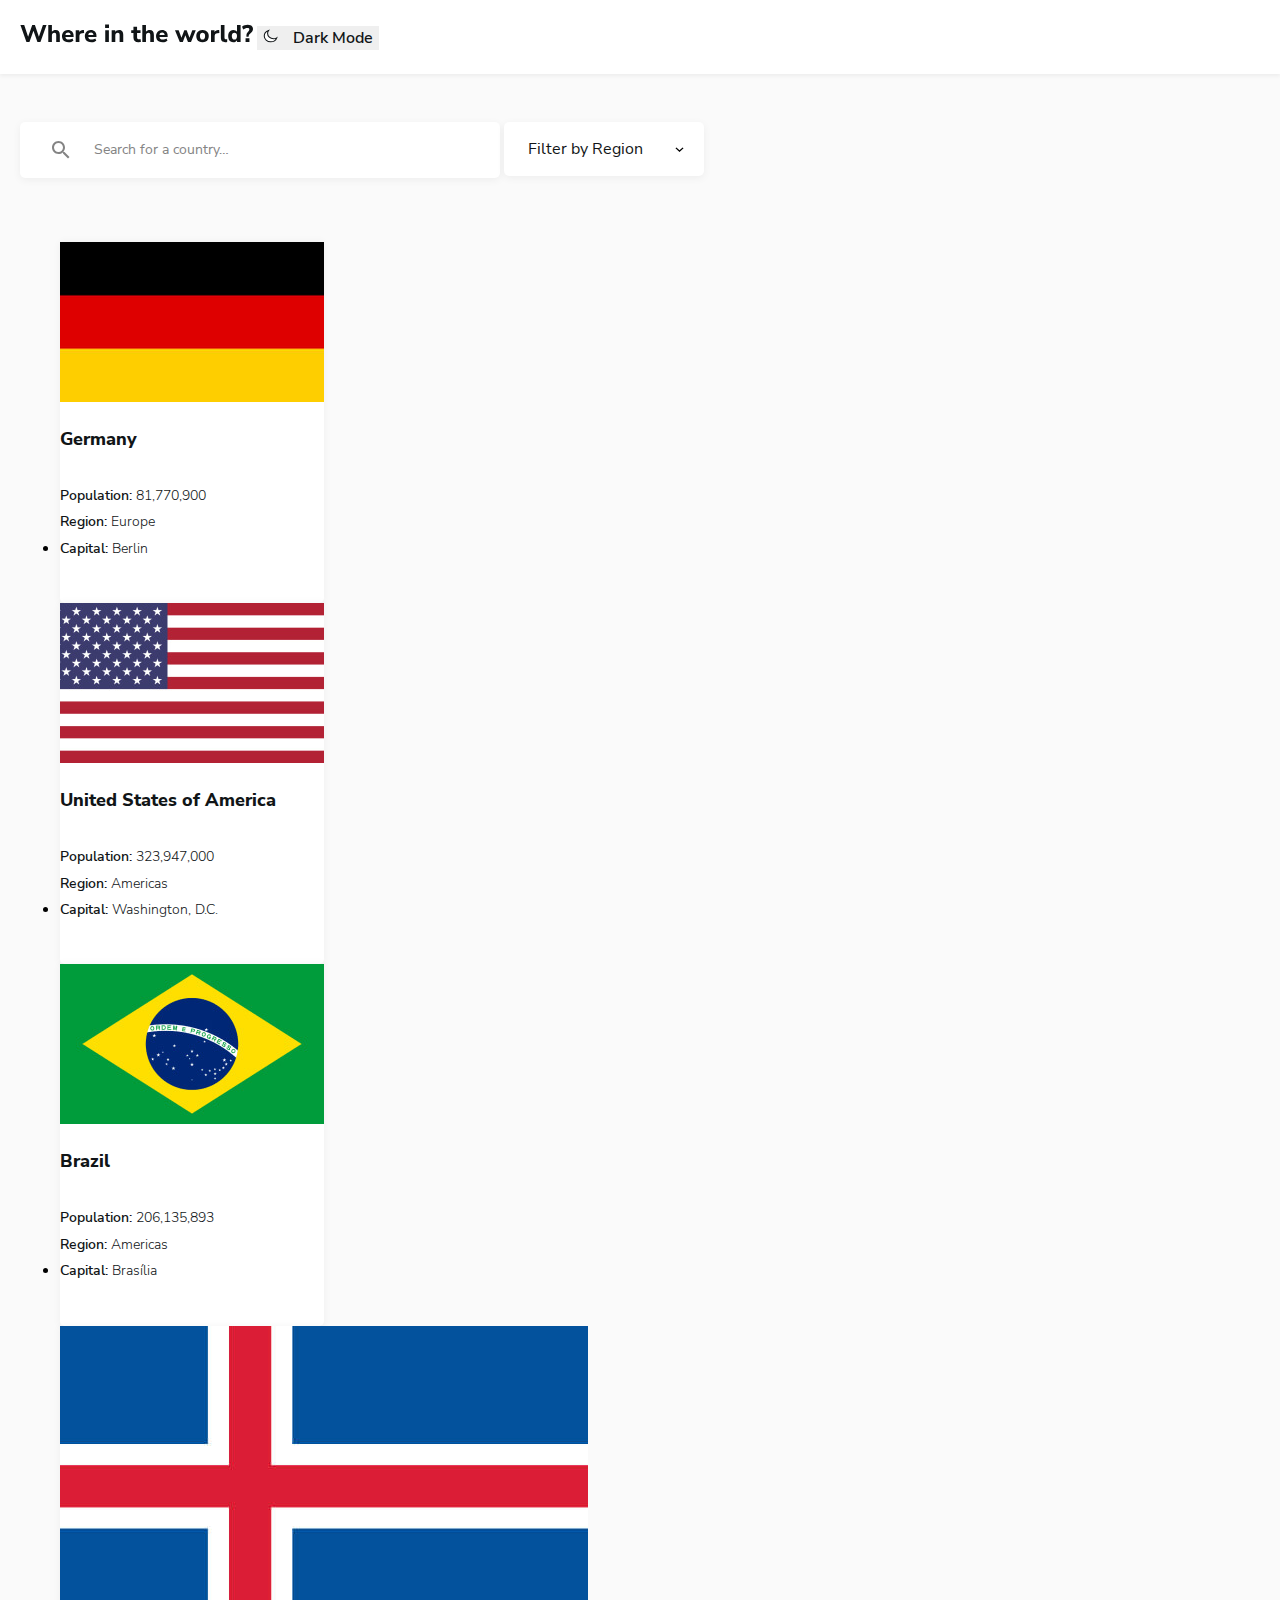
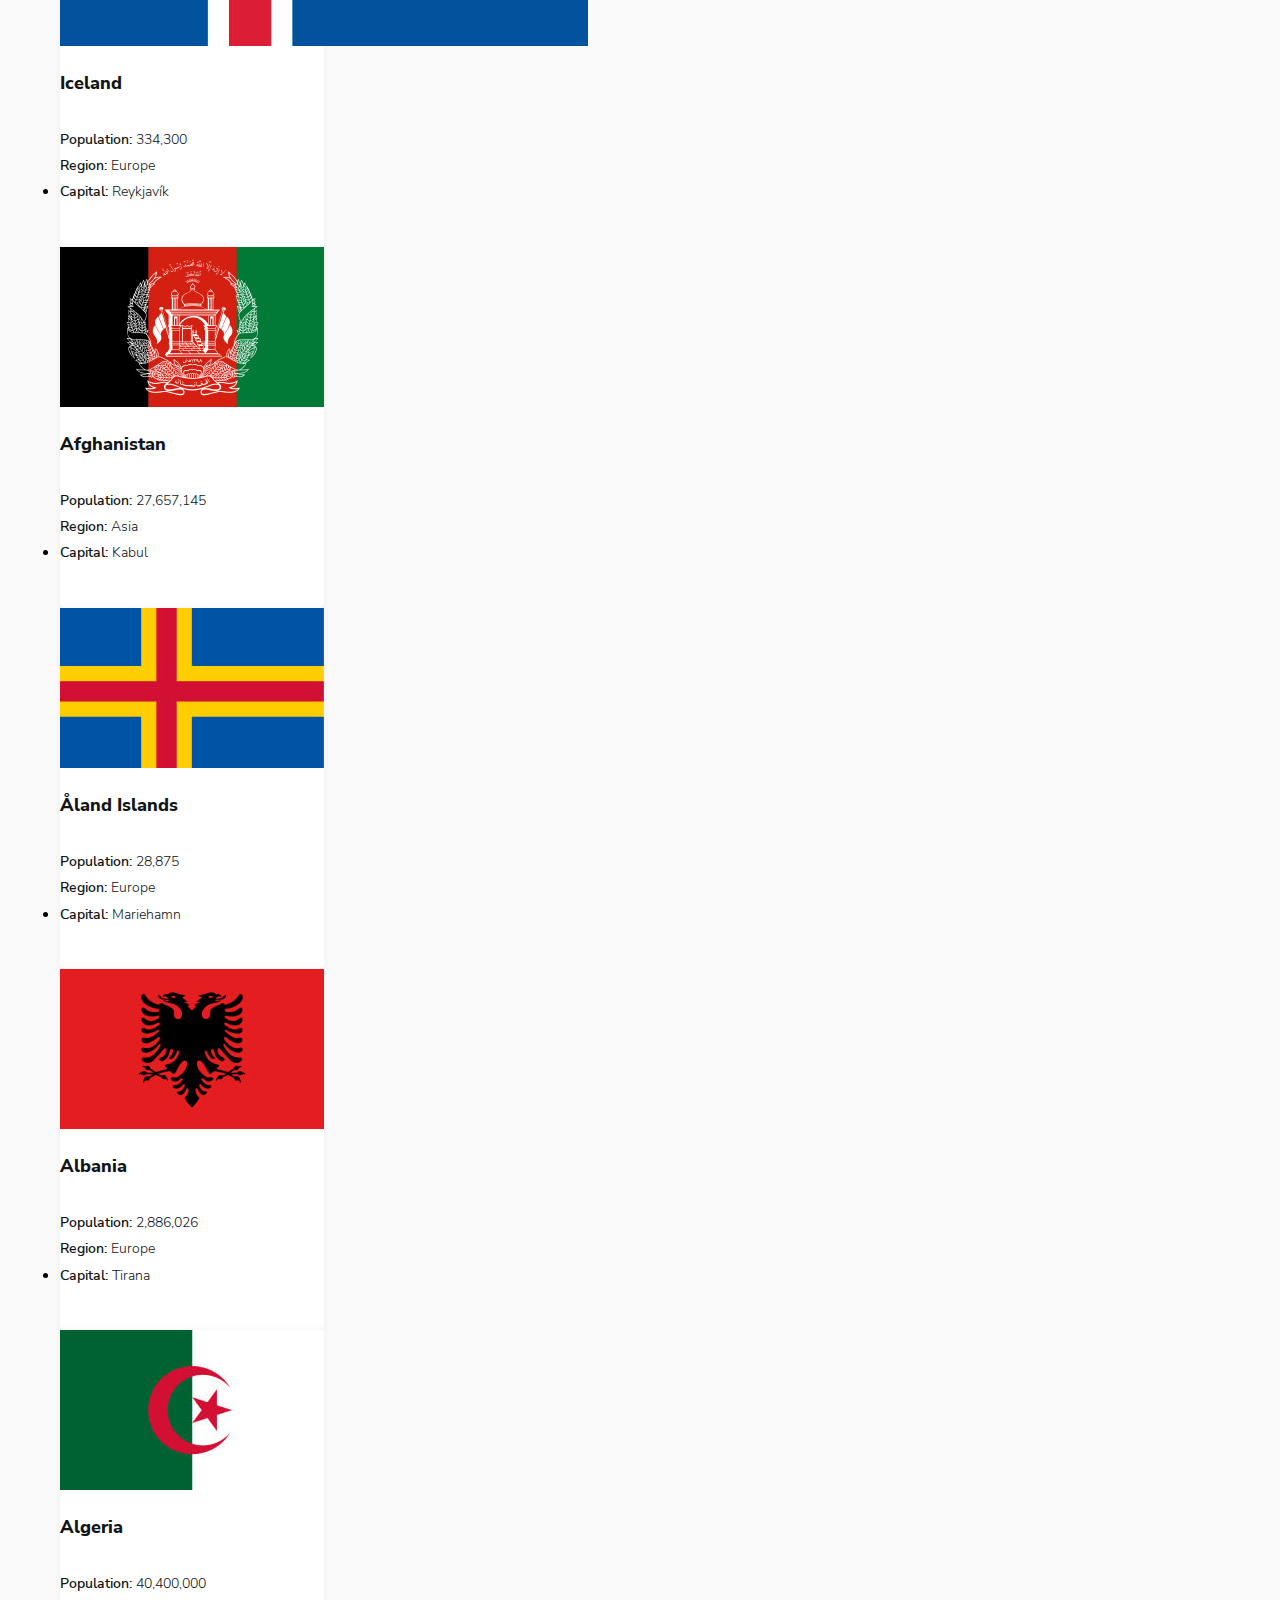
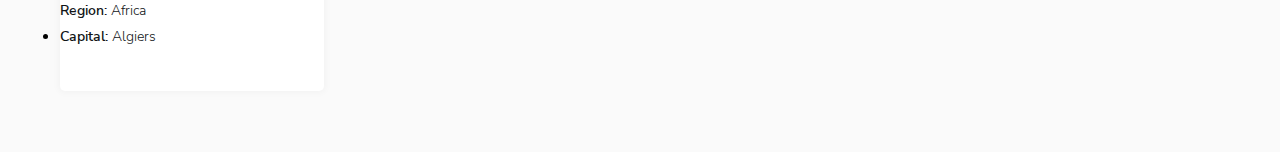
<file: index.html>
<!DOCTYPE html>
<html lang="en">
<head>
    <meta charset="UTF-8" />
    <meta http-equiv="X-UA-Compatible" content="IE=edge" />
    <meta name="viewport" content="width=device-width, initial-scale=1.0" />
    <link href="https://cdn.jsdelivr.net/npm/bootstrap@5.2.0/dist/css/bootstrap.min.css" rel="stylesheet"
        integrity="sha384-gH2yIJqKdNHPEq0n4Mqa/HGKIhSkIHeL5AyhkYV8i59U5AR6csBvApHHNl/vI1Bx" crossorigin="anonymous" />
    <link rel="stylesheet" href="./css/main.css" />
    <title>Countries</title>
</head>
<body>
    <!-- HEADER START -->
    <header class="site-header py-24">
        <div class="container">
            <div class="site-heade-inner d-flex justify-content-between align-items-center">
                <a class="logo" href="./index.html">
                    <svg class="logo-img" width="233" height="19" fill="currentColor"
                        xmlns="http://www.w3.org/2000/svg">
                        <path
                            d="M6.432 18 .408 1.08h3.816l3.888 11.568L12.216 1.08h2.688l3.984 11.76L22.92 1.08h3.6L20.448 18h-3.024l-3.96-11.232L9.456 18H6.432Zm21.843 0V1.08h3.624v6.744a3.91 3.91 0 0 1 1.608-1.368c.656-.32 1.384-.48 2.184-.48 2.768 0 4.152 1.648 4.152 4.944V18h-3.624v-6.912c0-.816-.152-1.4-.456-1.752-.304-.368-.752-.552-1.344-.552-.768 0-1.384.24-1.848.72-.448.48-.672 1.12-.672 1.92V18h-3.624Zm20.393.264c-1.392 0-2.592-.248-3.6-.744-.992-.512-1.76-1.224-2.304-2.136-.528-.928-.792-2.016-.792-3.264 0-1.216.256-2.28.768-3.192a5.655 5.655 0 0 1 2.136-2.16c.912-.528 1.96-.792 3.144-.792 1.712 0 3.072.544 4.08 1.632 1.008 1.072 1.512 2.528 1.512 4.368v.912h-8.184c.128.928.464 1.608 1.008 2.04.56.416 1.328.624 2.304.624.64 0 1.288-.096 1.944-.288a5.447 5.447 0 0 0 1.776-.888l.96 2.424c-.592.448-1.32.808-2.184 1.08a8.842 8.842 0 0 1-2.568.384Zm-.504-9.888c-.768 0-1.392.232-1.872.696-.464.464-.752 1.112-.864 1.944h5.184c-.096-1.76-.912-2.64-2.448-2.64ZM55.72 18V6.216h3.552v2.04c.56-1.376 1.76-2.136 3.6-2.28l1.056-.072.216 3.048-2.04.216c-1.792.176-2.688 1.088-2.688 2.736V18H55.72Zm15.8.264c-1.392 0-2.592-.248-3.6-.744-.992-.512-1.76-1.224-2.304-2.136-.528-.928-.792-2.016-.792-3.264 0-1.216.256-2.28.768-3.192a5.654 5.654 0 0 1 2.136-2.16c.912-.528 1.96-.792 3.144-.792 1.712 0 3.072.544 4.08 1.632 1.008 1.072 1.512 2.528 1.512 4.368v.912H68.28c.128.928.464 1.608 1.008 2.04.56.416 1.328.624 2.304.624.64 0 1.288-.096 1.944-.288a5.447 5.447 0 0 0 1.776-.888l.96 2.424c-.592.448-1.32.808-2.184 1.08a8.842 8.842 0 0 1-2.568.384Zm-.504-9.888c-.768 0-1.392.232-1.872.696-.464.464-.752 1.112-.864 1.944h5.184c-.096-1.76-.912-2.64-2.448-2.64Zm14.091-4.44V.552h3.912v3.384h-3.912ZM85.251 18V6.216h3.624V18h-3.624Zm6.422 0V6.216h3.552v1.728a3.94 3.94 0 0 1 1.608-1.464c.672-.336 1.424-.504 2.256-.504 1.392 0 2.432.408 3.12 1.224.688.8 1.032 2.04 1.032 3.72V18h-3.624v-6.912c0-.816-.152-1.4-.456-1.752-.304-.368-.752-.552-1.344-.552-.768 0-1.384.24-1.848.72-.448.48-.672 1.12-.672 1.92V18h-3.624Zm26.737.264c-3.312 0-4.968-1.608-4.968-4.824V8.928h-2.232V6.216h2.232V2.76h3.624v3.456h3.48v2.712h-3.48v4.368c0 .672.152 1.176.456 1.512.32.336.824.504 1.512.504.208 0 .424-.024.648-.072.24-.048.496-.112.768-.192l.528 2.64a4.586 4.586 0 0 1-1.2.408c-.464.112-.92.168-1.368.168Zm3.92-.264V1.08h3.624v6.744a3.91 3.91 0 0 1 1.608-1.368c.656-.32 1.384-.48 2.184-.48 2.768 0 4.152 1.648 4.152 4.944V18h-3.624v-6.912c0-.816-.152-1.4-.456-1.752-.304-.368-.752-.552-1.344-.552-.768 0-1.384.24-1.848.72-.448.48-.672 1.12-.672 1.92V18h-3.624Zm20.393.264c-1.392 0-2.592-.248-3.6-.744-.992-.512-1.76-1.224-2.304-2.136-.528-.928-.792-2.016-.792-3.264 0-1.216.256-2.28.768-3.192a5.654 5.654 0 0 1 2.136-2.16c.912-.528 1.96-.792 3.144-.792 1.712 0 3.072.544 4.08 1.632 1.008 1.072 1.512 2.528 1.512 4.368v.912h-8.184c.128.928.464 1.608 1.008 2.04.56.416 1.328.624 2.304.624.64 0 1.288-.096 1.944-.288a5.447 5.447 0 0 0 1.776-.888l.96 2.424c-.592.448-1.32.808-2.184 1.08a8.842 8.842 0 0 1-2.568.384Zm-.504-9.888c-.768 0-1.392.232-1.872.696-.464.464-.752 1.112-.864 1.944h5.184c-.096-1.76-.912-2.64-2.448-2.64ZM159.791 18 154.99 6.216h3.673l2.808 7.56 2.808-7.56h2.4l2.808 7.656 2.808-7.656h3.48L171.023 18h-3.072l-2.592-6.696-2.52 6.696h-3.048Zm22.718.264c-1.264 0-2.368-.248-3.312-.744a5.44 5.44 0 0 1-2.16-2.136c-.512-.928-.768-2.024-.768-3.288 0-1.248.256-2.328.768-3.24a5.242 5.242 0 0 1 2.16-2.136c.944-.496 2.048-.744 3.312-.744 1.264 0 2.36.248 3.288.744a5.207 5.207 0 0 1 2.184 2.136c.528.912.792 1.992.792 3.24 0 1.264-.264 2.36-.792 3.288a5.4 5.4 0 0 1-2.184 2.136c-.928.496-2.024.744-3.288.744Zm0-2.712c.768 0 1.392-.28 1.872-.84.496-.56.744-1.432.744-2.616 0-1.168-.248-2.024-.744-2.568-.48-.56-1.104-.84-1.872-.84s-1.392.28-1.872.84c-.48.544-.72 1.4-.72 2.568 0 1.184.24 2.056.72 2.616s1.104.84 1.872.84ZM190.978 18V6.216h3.552v2.04c.56-1.376 1.76-2.136 3.6-2.28l1.056-.072.216 3.048-2.04.216c-1.792.176-2.688 1.088-2.688 2.736V18h-3.696Zm14.283.264c-1.52 0-2.632-.392-3.336-1.176-.704-.8-1.056-1.984-1.056-3.552V1.08h3.624v12.312c0 1.28.568 1.92 1.704 1.92.176 0 .344-.008.504-.024.176-.016.344-.048.504-.096L207.157 18a6.784 6.784 0 0 1-1.896.264Zm8.067 0c-1.024 0-1.928-.248-2.712-.744-.768-.512-1.368-1.224-1.8-2.136-.432-.928-.648-2.024-.648-3.288 0-1.264.216-2.352.648-3.264.432-.912 1.032-1.616 1.8-2.112.784-.496 1.688-.744 2.712-.744.784 0 1.504.168 2.16.504.656.336 1.152.784 1.488 1.344V1.08h3.624V18h-3.552v-1.776c-.32.624-.816 1.12-1.488 1.488-.656.368-1.4.552-2.232.552Zm1.08-2.712c.768 0 1.392-.28 1.872-.84.496-.56.744-1.432.744-2.616 0-1.168-.248-2.024-.744-2.568-.48-.56-1.104-.84-1.872-.84s-1.392.28-1.872.84c-.48.544-.72 1.4-.72 2.568 0 1.184.24 2.056.72 2.616s1.104.84 1.872.84Zm12.008-2.904V11.52c0-.704.128-1.352.384-1.944.256-.608.696-1.248 1.32-1.92.448-.48.76-.888.936-1.224a2.39 2.39 0 0 0 .264-1.08c0-.448-.168-.8-.504-1.056-.32-.256-.784-.384-1.392-.384-1.488 0-2.888.536-4.2 1.608l-1.176-2.736c.704-.608 1.56-1.088 2.568-1.44a9.258 9.258 0 0 1 3.072-.528c1.056 0 1.984.176 2.784.528.8.336 1.416.816 1.848 1.44.448.608.672 1.32.672 2.136 0 .736-.168 1.416-.504 2.04-.32.624-.896 1.28-1.728 1.968-.752.624-1.272 1.168-1.56 1.632-.272.464-.44.912-.504 1.344l-.12.744h-2.16ZM225.552 18v-3.84h3.888V18h-3.888Z"
                            fill="currentColor" />
                    </svg>
                    <svg class="logo-img-m" width="134" height="12" fill="currentColor"
                        xmlns="http://www.w3.org/2000/svg">
                        <path
                            d="M13.286 1.13h2.072L11.844 11h-1.75L7.812 4.462 5.502 11h-1.75l-3.5-9.87h2.212l2.254 6.818L7.112 1.13h1.526l2.31 6.888 2.338-6.888Zm7.451 2.828c.822 0 1.433.243 1.834.728.402.476.602 1.2.602 2.17V11H21.06V6.954c0-.467-.088-.807-.266-1.022-.168-.215-.434-.322-.798-.322-.438 0-.793.14-1.064.42-.261.28-.392.653-.392 1.12V11h-2.114V1.13h2.114v3.906c.243-.355.55-.62.924-.798.383-.187.808-.28 1.274-.28ZM30.94 7.962h-4.48c.065.55.242.952.531 1.204.3.243.72.364 1.26.364.355 0 .705-.056 1.05-.168.355-.121.677-.29.966-.504l.56 1.414a3.812 3.812 0 0 1-1.232.616c-.476.15-.956.224-1.441.224-1.158 0-2.073-.317-2.744-.952-.663-.644-.994-1.517-.994-2.618 0-.7.144-1.32.433-1.862.29-.541.691-.961 1.204-1.26.514-.308 1.097-.462 1.75-.462.962 0 1.723.313 2.282.938.57.625.854 1.475.854 2.548v.518Zm-3.08-2.548c-.402 0-.724.13-.966.392-.234.252-.378.62-.434 1.106h2.701c-.027-.495-.154-.868-.378-1.12-.214-.252-.522-.378-.924-.378Zm9.27.28-1.19.126c-.588.056-1.003.224-1.246.504-.242.27-.364.635-.364 1.092V11h-2.114V4.126h2.03v1.162c.346-.793 1.06-1.227 2.142-1.302l.616-.042.126 1.75Zm6.757 2.268h-4.48c.065.55.242.952.532 1.204.298.243.718.364 1.26.364.354 0 .704-.056 1.05-.168.354-.121.676-.29.966-.504l.56 1.414a3.81 3.81 0 0 1-1.232.616c-.476.15-.957.224-1.442.224-1.158 0-2.072-.317-2.744-.952-.663-.644-.994-1.517-.994-2.618 0-.7.144-1.32.434-1.862.29-.541.69-.961 1.204-1.26.513-.308 1.096-.462 1.75-.462.961 0 1.722.313 2.282.938.57.625.854 1.475.854 2.548v.518Zm-3.08-2.548c-.402 0-.724.13-.966.392-.234.252-.378.62-.434 1.106h2.702c-.028-.495-.154-.868-.378-1.12-.215-.252-.523-.378-.924-.378ZM49.074 11V4.126h2.114V11h-2.114ZM49.004.822h2.268v1.974h-2.268V.822Zm8.114 3.136c.822 0 1.433.243 1.834.728.401.476.602 1.2.602 2.17V11H57.44V6.954c0-.467-.088-.807-.266-1.022-.168-.215-.434-.322-.798-.322-.438 0-.793.14-1.064.42-.261.28-.392.653-.392 1.12V11h-2.114V4.126h2.058v.98c.243-.373.556-.658.938-.854.392-.196.83-.294 1.316-.294Zm11.732 5.6c.215 0 .44-.014.672-.042l-.112 1.54c-.27.037-.54.056-.811.056-1.046 0-1.811-.229-2.297-.686-.476-.457-.714-1.153-.714-2.086V5.708h-1.301V4.126h1.301V2.11h2.115v2.016h1.721v1.582h-1.722v2.618c0 .821.383 1.232 1.148 1.232Zm5.919-5.6c.82 0 1.432.243 1.834.728.4.476.602 1.2.602 2.17V11H75.09V6.954c0-.467-.09-.807-.266-1.022-.169-.215-.434-.322-.799-.322-.438 0-.793.14-1.063.42-.262.28-.392.653-.392 1.12V11h-2.114V1.13h2.114v3.906c.242-.355.55-.62.924-.798.382-.187.807-.28 1.273-.28ZM84.97 7.962h-4.48c.065.55.242.952.532 1.204.298.243.718.364 1.26.364.354 0 .704-.056 1.05-.168.354-.121.676-.29.966-.504l.56 1.414a3.812 3.812 0 0 1-1.232.616c-.476.15-.957.224-1.442.224-1.158 0-2.072-.317-2.744-.952-.663-.644-.994-1.517-.994-2.618 0-.7.144-1.32.434-1.862.289-.541.69-.961 1.204-1.26.513-.308 1.096-.462 1.75-.462.961 0 1.722.313 2.282.938.569.625.854 1.475.854 2.548v.518Zm-3.08-2.548c-.402 0-.724.13-.966.392-.234.252-.378.62-.434 1.106h2.702c-.028-.495-.154-.868-.378-1.12-.215-.252-.523-.378-.924-.378Zm17.507-1.288h2.058L98.67 11h-1.792l-1.512-3.878L93.896 11h-1.778l-2.8-6.874h2.156l1.624 4.354 1.624-4.354h1.428l1.638 4.396 1.61-4.396Zm6.013 6.986c-.728 0-1.367-.145-1.918-.434a3.15 3.15 0 0 1-1.274-1.246c-.299-.541-.448-1.176-.448-1.904s.149-1.358.448-1.89a3.037 3.037 0 0 1 1.274-1.246c.551-.29 1.19-.434 1.918-.434s1.367.145 1.918.434c.551.29.975.705 1.274 1.246.299.532.448 1.162.448 1.89s-.149 1.363-.448 1.904a3.15 3.15 0 0 1-1.274 1.246c-.551.29-1.19.434-1.918.434Zm0-1.61c1.027 0 1.54-.658 1.54-1.974 0-.663-.135-1.157-.406-1.484-.261-.327-.639-.49-1.134-.49-1.027 0-1.54.658-1.54 1.974 0 1.316.513 1.974 1.54 1.974Zm9.84-3.808-1.19.126c-.588.056-1.003.224-1.246.504-.242.27-.364.635-.364 1.092V11h-2.114V4.126h2.03v1.162c.346-.793 1.06-1.227 2.142-1.302l.616-.042.126 1.75Zm.706 5.306V1.13h2.114V11h-2.114Zm10.69-9.87V11h-2.1V9.978a2.184 2.184 0 0 1-.882.84 2.698 2.698 0 0 1-1.274.294c-.588 0-1.115-.15-1.582-.448a3.146 3.146 0 0 1-1.078-1.274c-.252-.55-.378-1.18-.378-1.89s.126-1.33.378-1.862c.261-.541.621-.957 1.078-1.246.457-.29.985-.434 1.582-.434.467 0 .887.098 1.26.294.383.196.677.471.882.826V1.13h2.114Zm-3.64 8.372c.495 0 .873-.168 1.134-.504.271-.345.406-.835.406-1.47s-.135-1.12-.406-1.456c-.261-.336-.639-.504-1.134-.504-.495 0-.877.168-1.148.504-.271.327-.406.803-.406 1.428 0 .635.135 1.13.406 1.484.271.345.653.518 1.148.518Zm7.004-2.324c0-.485.089-.887.266-1.204a5.87 5.87 0 0 1 .742-1.036c.243-.28.42-.518.532-.714.121-.196.182-.41.182-.644 0-.28-.093-.495-.28-.644-.187-.15-.453-.224-.798-.224-.373 0-.779.084-1.218.252a5.802 5.802 0 0 0-1.288.7l-.7-1.554c.383-.336.882-.602 1.498-.798a5.983 5.983 0 0 1 1.876-.308c.597 0 1.125.103 1.582.308.467.196.826.476 1.078.84.261.355.392.76.392 1.218 0 .345-.065.663-.196.952-.131.28-.289.527-.476.742a10.69 10.69 0 0 1-.742.756c-.355.336-.621.62-.798.854a1.632 1.632 0 0 0-.336.742l-.084.462h-1.232v-.7ZM129.535 11V8.76h2.254V11h-2.254Z"
                            fill="currentColor" />
                    </svg>
                </a>
                <button class="site-header-btn js-dark-btn bg-transparent d-flex align-items-center" type="button">
                    Dark Mode
                </button>
            </div>
        </div>
    </header>
    <!-- HEADER FINSIH -->

    <!-- MAIN START -->
    <main class="site-main">
        <!-- HERO START  -->
        <section class="hero">
            <div class="container">
                <h1 class="visually-hidden">Top of the best countries</h1>
                <form
                    class="hero-form d-flex flex-column flex-md-row justify-content-md-between align-items-START align-items-md-center"
                    action="https://echo.htmlacademy.ru/" method="post" autocomplete="off">
                    <input class="hero-input mb-5 mb-md-0" type="search" name="user_search_result"
                        id="user_search_result" aria-label="Search zone" required placeholder="Search for a country…" />

                    <select class="hero-select" name="result_by_filter_by_region" id="result_by_filter_by_region">
                        <option class="hero-texts" value="" selected hidden>
                            Filter by Region
                        </option>
                        <option class="hero-texts" value="afrika">
                            Africa
                        </option>
                        <option class="hero-texts" value="america">
                            America
                        </option>
                        <option class="hero-texts" value="asia">
                            Asia
                        </option>
                        <option class="hero-texts" value="europe">
                            Europe
                        </option>
                        <option class="hero-texts" value="oceania">
                            Oceania
                        </option>
                    </select>
                </form>
            </div>
        </section>
        <!-- HERO FINSIH  -->

        <!-- COUNTRIES START  -->
        <section class="countries">
            <div class="container">
                <h2 class="visually-hidden">Countries</h2>
                <ul class="countries-list row gx-5 gy-5 list-unstyled">
                    <li
                        class="countries-item col-12 col-md-6 col-xl-3 d-flex align-items-center justify-content-center">
                        <div class="countries-box">
                            <a class="countries-link" href="./germany.html">
                                <img class="countries-images" src="./images/Germany-flag.jpg" srcset="
                                            ./images/Germany-flag.jpg    1x,
                                            ./images/Germany-flag@2x.jpg 2x
                                        " alt="img" />

                                <h3 class="countries-name p-0 ms-4">
                                    Germany
                                </h3>
                                <div class="countries-population ms-4">
                                    <span class="countries-population-text">Population:</span>
                                    <span class="countries-population-description">81,770,900</span>
                                </div>
                                <div class="countries-region ms-4">
                                    <span class="countries-region-text">Region:</span>
                                    <span class="countries-region-description">Europe</span>
                                </div>
                                <div class="countries-capital ms-4">
                                    <span class="countries-capital-text">Capital:</span>
                                    <span class="countries-capital-description">Berlin</span>
                                </div>
                            </a>
                        </div>
                    </li>
                    <li
                        class="countries-item col-12 col-md-6 col-xl-3 d-flex align-items-center justify-content-center">
                        <div class="countries-box">
                            <a class="countries-link" href="./america.html">
                                <img class="countries-images" src="./images/America-flac.jpg" srcset="
                                            ./images/America-flac.jpg    1x,
                                            ./images/America-flac@2x.jpg 2x
                                        " alt="img" />

                                <h3 class="countries-name p-0 ms-4">
                                    United States of America
                                </h3>
                                <div class="countries-population ms-4">
                                    <span class="countries-population-text">Population:</span>
                                    <span class="countries-population-description">323,947,000</span>
                                </div>
                                <div class="countries-region ms-4">
                                    <span class="countries-region-text">Region:</span>
                                    <span class="countries-region-description">Americas</span>
                                </div>
                                <div class="countries-capital ms-4">
                                    <span class="countries-capital-text">Capital:</span>
                                    <span class="countries-capital-description">Washington, D.C.</span>
                                </div>
                            </a>
                        </div>
                    </li>
                    <li
                        class="countries-item col-12 col-md-6 col-xl-3 d-flex align-items-center justify-content-center">
                        <div class="countries-box">
                            <a class="countries-link" href="./brazil.html">
                                <img class="countries-images" src="./images/Brazil-flag.jpg" srcset="
                                            ./images/Brazil-flag.jpg    1x,
                                            ./images/Brazil-flag@2x.jpg 2x
                                        " alt="img" />

                                <h3 class="countries-name p-0 ms-4">
                                    Brazil
                                </h3>
                                <div class="countries-population ms-4">
                                    <span class="countries-population-text">Population:</span>
                                    <span class="countries-population-description">206,135,893</span>
                                </div>
                                <div class="countries-region ms-4">
                                    <span class="countries-region-text">Region:</span>
                                    <span class="countries-region-description">Americas</span>
                                </div>
                                <div class="countries-capital ms-4">
                                    <span class="countries-capital-text">Capital:</span>
                                    <span class="countries-capital-description">Brasília</span>
                                </div>
                            </a>
                        </div>
                    </li>
                    <li
                        class="countries-item col-12 col-md-6 col-xl-3 d-flex align-items-center justify-content-center">
                        <div class="countries-box">
                            <a class="countries-link" href="./iceland.html">
                                <img class="countries-images" src="./images/Iceland-flag@2x.jpg" srcset="
                                            ./images/Iceland-flag@2x.jpg 1x,
                                            ./images/Iceland-flag@2x.jpg 2x
                                        " alt="img" />

                                <h3 class="countries-name p-0 ms-4">
                                    Iceland
                                </h3>
                                <div class="countries-population ms-4">
                                    <span class="countries-population-text">Population:</span>
                                    <span class="countries-population-description">334,300</span>
                                </div>
                                <div class="countries-region ms-4">
                                    <span class="countries-region-text">Region:
                                    </span>
                                    <span class="countries-region-description">Europe</span>
                                </div>
                                <div class="countries-capital ms-4">
                                    <span class="countries-capital-text">Capital:</span>
                                    <span class="countries-capital-description">Reykjavík</span>
                                </div>
                            </a>
                        </div>
                    </li>
                    <li
                        class="countries-item col-12 col-md-6 col-xl-3 d-flex align-items-center justify-content-center">
                        <div class="countries-box">
                            <a class="countries-link" href="./afghanistan.html">
                                <img class="countries-images" src="./images/Afghanistan-flag.jpg" srcset="
                                            ./images/Afghanistan-flag.jpg    1x,
                                            ./images/Afghanistan-flag@2x.jpg 2x
                                        " alt="img" />

                                <h3 class="countries-name p-0 ms-4">
                                    Afghanistan
                                </h3>
                                <div class="countries-population ms-4">
                                    <span class="countries-population-text">Population:</span>
                                    <span class="countries-population-description">27,657,145</span>
                                </div>
                                <div class="countries-region ms-4">
                                    <span class="countries-region-text">Region:</span>
                                    <span class="countries-region-description">Asia</span>
                                </div>
                                <div class="countries-capital ms-4">
                                    <span class="countries-capital-text">Capital:</span>
                                    <span class="countries-capital-description">Kabul</span>
                                </div>
                            </a>
                        </div>
                    </li>
                    <li
                        class="countries-item col-12 col-md-6 col-xl-3 d-flex align-items-center justify-content-center">
                        <div class="countries-box">
                            <a class="countries-link" href="./island.html">
                                <img class="countries-images" src="./images/Aland-flag.jpg" srcset="
                                            ./images/Aland-flag.jpg    1x,
                                            ./images/Aland-flag@2x.jpg 2x
                                        " alt="img" />

                                <h3 class="countries-name p-0 ms-4">
                                    Åland Islands
                                </h3>
                                <div class="countries-population ms-4">
                                    <span class="countries-population-text">Population:</span>
                                    <span class="countries-population-description">28,875</span>
                                </div>
                                <div class="countries-region ms-4">
                                    <span class="countries-region-text">Region:</span>
                                    <span class="countries-region-description">Europe</span>
                                </div>
                                <div class="countries-capital ms-4">
                                    <span class="countries-capital-text">Capital:</span>
                                    <span class="countries-capital-description">Mariehamn</span>
                                </div>
                            </a>
                        </div>
                    </li>
                    <li
                        class="countries-item col-12 col-md-6 col-xl-3 d-flex align-items-center justify-content-center">
                        <div class="countries-box">
                            <a class="countries-link" href="./albania.html">
                                <img class="countries-images" src="./images/Albania-flag.jpg" srcset="
                                            ./images/Albania-flag.jpg    1x,
                                            ./images/Albania-flag@2x.jpg 2x
                                        " alt="img" />

                                <h3 class="countries-name p-0 ms-4">
                                    Albania
                                </h3>
                                <div class="countries-population ms-4">
                                    <span class="countries-population-text">Population:</span>
                                    <span class="countries-population-description">2,886,026</span>
                                </div>
                                <div class="countries-region ms-4">
                                    <span class="countries-region-text">Region:</span>
                                    <span class="countries-region-description">Europe</span>
                                </div>
                                <div class="countries-capital ms-4">
                                    <span class="countries-capital-text">Capital:</span>
                                    <span class="countries-capital-description">Tirana</span>
                                </div>
                            </a>
                        </div>
                    </li>
                    <li
                        class="countries-item col-12 col-md-6 col-xl-3 d-flex align-items-center justify-content-center">
                        <div class="countries-box">
                            <a class="countries-link" href="./algeria.html">
                                <img class="countries-images" src="./images/Algeria-flag.jpg" srcset="
                                            ./images/Algeria-flag.jpg    1x,
                                            ./images/Algeria-flag@2x.jpg 2x
                                        " alt="img" />

                                <h3 class="countries-name p-0 ms-4">
                                    Algeria
                                </h3>
                                <div class="countries-population ms-4">
                                    <span class="countries-population-text">Population:</span>
                                    <span class="countries-population-description">40,400,000</span>
                                </div>
                                <div class="countries-region ms-4">
                                    <span class="countries-region-text">Region:</span>
                                    <span class="countries-region-description">Africa</span>
                                </div>
                                <div class="countries-capital ms-4">
                                    <span class="countries-capital-text">Capital:</span>
                                    <span class="countries-capital-description">Algiers</span>
                                </div>
                            </a>
                        </div>
                    </li>
                </ul>
            </div>
        </section>
        <!-- COUNTRIES FINSIH  -->
    </main>
    <!-- MAIN FINSIH  -->

    <!-- FOOTER START -->
    <footer class="site-footer"></footer>
    <!-- FOOTER FINSIH -->


    <!-- Js -->
    <script src="./js/main.js"></script>
</body>

</html>
</file>
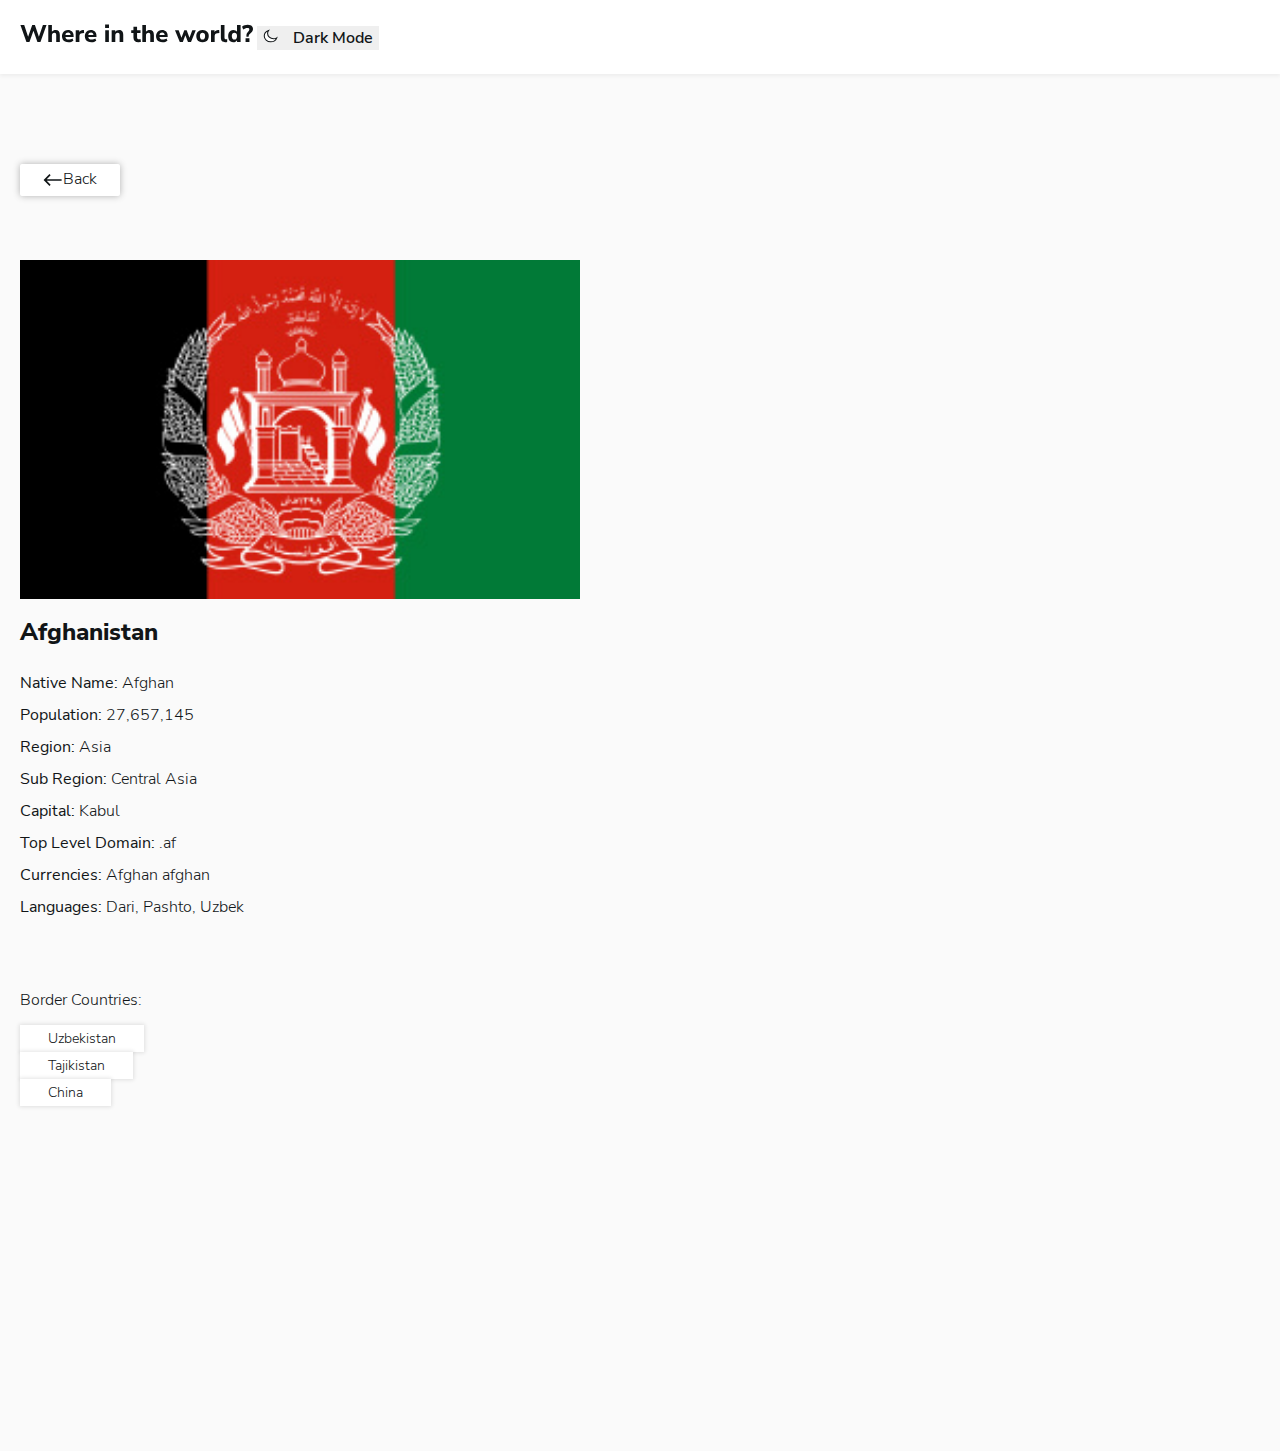
<file: afghanistan.html>
<!DOCTYPE html>
<html lang="en">
<head>
    <meta charset="UTF-8" />
    <meta http-equiv="X-UA-Compatible" content="IE=edge" />
    <meta name="viewport" content="width=device-width, initial-scale=1.0" />
    <link href="https://cdn.jsdelivr.net/npm/bootstrap@5.2.0/dist/css/bootstrap.min.css" rel="stylesheet"
        integrity="sha384-gH2yIJqKdNHPEq0n4Mqa/HGKIhSkIHeL5AyhkYV8i59U5AR6csBvApHHNl/vI1Bx" crossorigin="anonymous" />
    <link rel="stylesheet" href="./css/main.min.css" />
    <title>Countries</title>
</head>
<body>
    <!-- HEADER START -->
    <header class="site-header py-24">
        <div class="container">
            <div class="site-heade-inner d-flex justify-content-between align-items-center">
                <a class="logo" href="./index.html">
                    <svg class="logo-img" width="233" height="19" fill="currentColor"
                        xmlns="http://www.w3.org/2000/svg">
                        <path
                            d="M6.432 18 .408 1.08h3.816l3.888 11.568L12.216 1.08h2.688l3.984 11.76L22.92 1.08h3.6L20.448 18h-3.024l-3.96-11.232L9.456 18H6.432Zm21.843 0V1.08h3.624v6.744a3.91 3.91 0 0 1 1.608-1.368c.656-.32 1.384-.48 2.184-.48 2.768 0 4.152 1.648 4.152 4.944V18h-3.624v-6.912c0-.816-.152-1.4-.456-1.752-.304-.368-.752-.552-1.344-.552-.768 0-1.384.24-1.848.72-.448.48-.672 1.12-.672 1.92V18h-3.624Zm20.393.264c-1.392 0-2.592-.248-3.6-.744-.992-.512-1.76-1.224-2.304-2.136-.528-.928-.792-2.016-.792-3.264 0-1.216.256-2.28.768-3.192a5.655 5.655 0 0 1 2.136-2.16c.912-.528 1.96-.792 3.144-.792 1.712 0 3.072.544 4.08 1.632 1.008 1.072 1.512 2.528 1.512 4.368v.912h-8.184c.128.928.464 1.608 1.008 2.04.56.416 1.328.624 2.304.624.64 0 1.288-.096 1.944-.288a5.447 5.447 0 0 0 1.776-.888l.96 2.424c-.592.448-1.32.808-2.184 1.08a8.842 8.842 0 0 1-2.568.384Zm-.504-9.888c-.768 0-1.392.232-1.872.696-.464.464-.752 1.112-.864 1.944h5.184c-.096-1.76-.912-2.64-2.448-2.64ZM55.72 18V6.216h3.552v2.04c.56-1.376 1.76-2.136 3.6-2.28l1.056-.072.216 3.048-2.04.216c-1.792.176-2.688 1.088-2.688 2.736V18H55.72Zm15.8.264c-1.392 0-2.592-.248-3.6-.744-.992-.512-1.76-1.224-2.304-2.136-.528-.928-.792-2.016-.792-3.264 0-1.216.256-2.28.768-3.192a5.654 5.654 0 0 1 2.136-2.16c.912-.528 1.96-.792 3.144-.792 1.712 0 3.072.544 4.08 1.632 1.008 1.072 1.512 2.528 1.512 4.368v.912H68.28c.128.928.464 1.608 1.008 2.04.56.416 1.328.624 2.304.624.64 0 1.288-.096 1.944-.288a5.447 5.447 0 0 0 1.776-.888l.96 2.424c-.592.448-1.32.808-2.184 1.08a8.842 8.842 0 0 1-2.568.384Zm-.504-9.888c-.768 0-1.392.232-1.872.696-.464.464-.752 1.112-.864 1.944h5.184c-.096-1.76-.912-2.64-2.448-2.64Zm14.091-4.44V.552h3.912v3.384h-3.912ZM85.251 18V6.216h3.624V18h-3.624Zm6.422 0V6.216h3.552v1.728a3.94 3.94 0 0 1 1.608-1.464c.672-.336 1.424-.504 2.256-.504 1.392 0 2.432.408 3.12 1.224.688.8 1.032 2.04 1.032 3.72V18h-3.624v-6.912c0-.816-.152-1.4-.456-1.752-.304-.368-.752-.552-1.344-.552-.768 0-1.384.24-1.848.72-.448.48-.672 1.12-.672 1.92V18h-3.624Zm26.737.264c-3.312 0-4.968-1.608-4.968-4.824V8.928h-2.232V6.216h2.232V2.76h3.624v3.456h3.48v2.712h-3.48v4.368c0 .672.152 1.176.456 1.512.32.336.824.504 1.512.504.208 0 .424-.024.648-.072.24-.048.496-.112.768-.192l.528 2.64a4.586 4.586 0 0 1-1.2.408c-.464.112-.92.168-1.368.168Zm3.92-.264V1.08h3.624v6.744a3.91 3.91 0 0 1 1.608-1.368c.656-.32 1.384-.48 2.184-.48 2.768 0 4.152 1.648 4.152 4.944V18h-3.624v-6.912c0-.816-.152-1.4-.456-1.752-.304-.368-.752-.552-1.344-.552-.768 0-1.384.24-1.848.72-.448.48-.672 1.12-.672 1.92V18h-3.624Zm20.393.264c-1.392 0-2.592-.248-3.6-.744-.992-.512-1.76-1.224-2.304-2.136-.528-.928-.792-2.016-.792-3.264 0-1.216.256-2.28.768-3.192a5.654 5.654 0 0 1 2.136-2.16c.912-.528 1.96-.792 3.144-.792 1.712 0 3.072.544 4.08 1.632 1.008 1.072 1.512 2.528 1.512 4.368v.912h-8.184c.128.928.464 1.608 1.008 2.04.56.416 1.328.624 2.304.624.64 0 1.288-.096 1.944-.288a5.447 5.447 0 0 0 1.776-.888l.96 2.424c-.592.448-1.32.808-2.184 1.08a8.842 8.842 0 0 1-2.568.384Zm-.504-9.888c-.768 0-1.392.232-1.872.696-.464.464-.752 1.112-.864 1.944h5.184c-.096-1.76-.912-2.64-2.448-2.64ZM159.791 18 154.99 6.216h3.673l2.808 7.56 2.808-7.56h2.4l2.808 7.656 2.808-7.656h3.48L171.023 18h-3.072l-2.592-6.696-2.52 6.696h-3.048Zm22.718.264c-1.264 0-2.368-.248-3.312-.744a5.44 5.44 0 0 1-2.16-2.136c-.512-.928-.768-2.024-.768-3.288 0-1.248.256-2.328.768-3.24a5.242 5.242 0 0 1 2.16-2.136c.944-.496 2.048-.744 3.312-.744 1.264 0 2.36.248 3.288.744a5.207 5.207 0 0 1 2.184 2.136c.528.912.792 1.992.792 3.24 0 1.264-.264 2.36-.792 3.288a5.4 5.4 0 0 1-2.184 2.136c-.928.496-2.024.744-3.288.744Zm0-2.712c.768 0 1.392-.28 1.872-.84.496-.56.744-1.432.744-2.616 0-1.168-.248-2.024-.744-2.568-.48-.56-1.104-.84-1.872-.84s-1.392.28-1.872.84c-.48.544-.72 1.4-.72 2.568 0 1.184.24 2.056.72 2.616s1.104.84 1.872.84ZM190.978 18V6.216h3.552v2.04c.56-1.376 1.76-2.136 3.6-2.28l1.056-.072.216 3.048-2.04.216c-1.792.176-2.688 1.088-2.688 2.736V18h-3.696Zm14.283.264c-1.52 0-2.632-.392-3.336-1.176-.704-.8-1.056-1.984-1.056-3.552V1.08h3.624v12.312c0 1.28.568 1.92 1.704 1.92.176 0 .344-.008.504-.024.176-.016.344-.048.504-.096L207.157 18a6.784 6.784 0 0 1-1.896.264Zm8.067 0c-1.024 0-1.928-.248-2.712-.744-.768-.512-1.368-1.224-1.8-2.136-.432-.928-.648-2.024-.648-3.288 0-1.264.216-2.352.648-3.264.432-.912 1.032-1.616 1.8-2.112.784-.496 1.688-.744 2.712-.744.784 0 1.504.168 2.16.504.656.336 1.152.784 1.488 1.344V1.08h3.624V18h-3.552v-1.776c-.32.624-.816 1.12-1.488 1.488-.656.368-1.4.552-2.232.552Zm1.08-2.712c.768 0 1.392-.28 1.872-.84.496-.56.744-1.432.744-2.616 0-1.168-.248-2.024-.744-2.568-.48-.56-1.104-.84-1.872-.84s-1.392.28-1.872.84c-.48.544-.72 1.4-.72 2.568 0 1.184.24 2.056.72 2.616s1.104.84 1.872.84Zm12.008-2.904V11.52c0-.704.128-1.352.384-1.944.256-.608.696-1.248 1.32-1.92.448-.48.76-.888.936-1.224a2.39 2.39 0 0 0 .264-1.08c0-.448-.168-.8-.504-1.056-.32-.256-.784-.384-1.392-.384-1.488 0-2.888.536-4.2 1.608l-1.176-2.736c.704-.608 1.56-1.088 2.568-1.44a9.258 9.258 0 0 1 3.072-.528c1.056 0 1.984.176 2.784.528.8.336 1.416.816 1.848 1.44.448.608.672 1.32.672 2.136 0 .736-.168 1.416-.504 2.04-.32.624-.896 1.28-1.728 1.968-.752.624-1.272 1.168-1.56 1.632-.272.464-.44.912-.504 1.344l-.12.744h-2.16ZM225.552 18v-3.84h3.888V18h-3.888Z"
                            fill="currentColor" />
                    </svg>
                    <svg class="logo-img-m" width="134" height="12" fill="currentColor"
                        xmlns="http://www.w3.org/2000/svg">
                        <path
                            d="M13.286 1.13h2.072L11.844 11h-1.75L7.812 4.462 5.502 11h-1.75l-3.5-9.87h2.212l2.254 6.818L7.112 1.13h1.526l2.31 6.888 2.338-6.888Zm7.451 2.828c.822 0 1.433.243 1.834.728.402.476.602 1.2.602 2.17V11H21.06V6.954c0-.467-.088-.807-.266-1.022-.168-.215-.434-.322-.798-.322-.438 0-.793.14-1.064.42-.261.28-.392.653-.392 1.12V11h-2.114V1.13h2.114v3.906c.243-.355.55-.62.924-.798.383-.187.808-.28 1.274-.28ZM30.94 7.962h-4.48c.065.55.242.952.531 1.204.3.243.72.364 1.26.364.355 0 .705-.056 1.05-.168.355-.121.677-.29.966-.504l.56 1.414a3.812 3.812 0 0 1-1.232.616c-.476.15-.956.224-1.441.224-1.158 0-2.073-.317-2.744-.952-.663-.644-.994-1.517-.994-2.618 0-.7.144-1.32.433-1.862.29-.541.691-.961 1.204-1.26.514-.308 1.097-.462 1.75-.462.962 0 1.723.313 2.282.938.57.625.854 1.475.854 2.548v.518Zm-3.08-2.548c-.402 0-.724.13-.966.392-.234.252-.378.62-.434 1.106h2.701c-.027-.495-.154-.868-.378-1.12-.214-.252-.522-.378-.924-.378Zm9.27.28-1.19.126c-.588.056-1.003.224-1.246.504-.242.27-.364.635-.364 1.092V11h-2.114V4.126h2.03v1.162c.346-.793 1.06-1.227 2.142-1.302l.616-.042.126 1.75Zm6.757 2.268h-4.48c.065.55.242.952.532 1.204.298.243.718.364 1.26.364.354 0 .704-.056 1.05-.168.354-.121.676-.29.966-.504l.56 1.414a3.81 3.81 0 0 1-1.232.616c-.476.15-.957.224-1.442.224-1.158 0-2.072-.317-2.744-.952-.663-.644-.994-1.517-.994-2.618 0-.7.144-1.32.434-1.862.29-.541.69-.961 1.204-1.26.513-.308 1.096-.462 1.75-.462.961 0 1.722.313 2.282.938.57.625.854 1.475.854 2.548v.518Zm-3.08-2.548c-.402 0-.724.13-.966.392-.234.252-.378.62-.434 1.106h2.702c-.028-.495-.154-.868-.378-1.12-.215-.252-.523-.378-.924-.378ZM49.074 11V4.126h2.114V11h-2.114ZM49.004.822h2.268v1.974h-2.268V.822Zm8.114 3.136c.822 0 1.433.243 1.834.728.401.476.602 1.2.602 2.17V11H57.44V6.954c0-.467-.088-.807-.266-1.022-.168-.215-.434-.322-.798-.322-.438 0-.793.14-1.064.42-.261.28-.392.653-.392 1.12V11h-2.114V4.126h2.058v.98c.243-.373.556-.658.938-.854.392-.196.83-.294 1.316-.294Zm11.732 5.6c.215 0 .44-.014.672-.042l-.112 1.54c-.27.037-.54.056-.811.056-1.046 0-1.811-.229-2.297-.686-.476-.457-.714-1.153-.714-2.086V5.708h-1.301V4.126h1.301V2.11h2.115v2.016h1.721v1.582h-1.722v2.618c0 .821.383 1.232 1.148 1.232Zm5.919-5.6c.82 0 1.432.243 1.834.728.4.476.602 1.2.602 2.17V11H75.09V6.954c0-.467-.09-.807-.266-1.022-.169-.215-.434-.322-.799-.322-.438 0-.793.14-1.063.42-.262.28-.392.653-.392 1.12V11h-2.114V1.13h2.114v3.906c.242-.355.55-.62.924-.798.382-.187.807-.28 1.273-.28ZM84.97 7.962h-4.48c.065.55.242.952.532 1.204.298.243.718.364 1.26.364.354 0 .704-.056 1.05-.168.354-.121.676-.29.966-.504l.56 1.414a3.812 3.812 0 0 1-1.232.616c-.476.15-.957.224-1.442.224-1.158 0-2.072-.317-2.744-.952-.663-.644-.994-1.517-.994-2.618 0-.7.144-1.32.434-1.862.289-.541.69-.961 1.204-1.26.513-.308 1.096-.462 1.75-.462.961 0 1.722.313 2.282.938.569.625.854 1.475.854 2.548v.518Zm-3.08-2.548c-.402 0-.724.13-.966.392-.234.252-.378.62-.434 1.106h2.702c-.028-.495-.154-.868-.378-1.12-.215-.252-.523-.378-.924-.378Zm17.507-1.288h2.058L98.67 11h-1.792l-1.512-3.878L93.896 11h-1.778l-2.8-6.874h2.156l1.624 4.354 1.624-4.354h1.428l1.638 4.396 1.61-4.396Zm6.013 6.986c-.728 0-1.367-.145-1.918-.434a3.15 3.15 0 0 1-1.274-1.246c-.299-.541-.448-1.176-.448-1.904s.149-1.358.448-1.89a3.037 3.037 0 0 1 1.274-1.246c.551-.29 1.19-.434 1.918-.434s1.367.145 1.918.434c.551.29.975.705 1.274 1.246.299.532.448 1.162.448 1.89s-.149 1.363-.448 1.904a3.15 3.15 0 0 1-1.274 1.246c-.551.29-1.19.434-1.918.434Zm0-1.61c1.027 0 1.54-.658 1.54-1.974 0-.663-.135-1.157-.406-1.484-.261-.327-.639-.49-1.134-.49-1.027 0-1.54.658-1.54 1.974 0 1.316.513 1.974 1.54 1.974Zm9.84-3.808-1.19.126c-.588.056-1.003.224-1.246.504-.242.27-.364.635-.364 1.092V11h-2.114V4.126h2.03v1.162c.346-.793 1.06-1.227 2.142-1.302l.616-.042.126 1.75Zm.706 5.306V1.13h2.114V11h-2.114Zm10.69-9.87V11h-2.1V9.978a2.184 2.184 0 0 1-.882.84 2.698 2.698 0 0 1-1.274.294c-.588 0-1.115-.15-1.582-.448a3.146 3.146 0 0 1-1.078-1.274c-.252-.55-.378-1.18-.378-1.89s.126-1.33.378-1.862c.261-.541.621-.957 1.078-1.246.457-.29.985-.434 1.582-.434.467 0 .887.098 1.26.294.383.196.677.471.882.826V1.13h2.114Zm-3.64 8.372c.495 0 .873-.168 1.134-.504.271-.345.406-.835.406-1.47s-.135-1.12-.406-1.456c-.261-.336-.639-.504-1.134-.504-.495 0-.877.168-1.148.504-.271.327-.406.803-.406 1.428 0 .635.135 1.13.406 1.484.271.345.653.518 1.148.518Zm7.004-2.324c0-.485.089-.887.266-1.204a5.87 5.87 0 0 1 .742-1.036c.243-.28.42-.518.532-.714.121-.196.182-.41.182-.644 0-.28-.093-.495-.28-.644-.187-.15-.453-.224-.798-.224-.373 0-.779.084-1.218.252a5.802 5.802 0 0 0-1.288.7l-.7-1.554c.383-.336.882-.602 1.498-.798a5.983 5.983 0 0 1 1.876-.308c.597 0 1.125.103 1.582.308.467.196.826.476 1.078.84.261.355.392.76.392 1.218 0 .345-.065.663-.196.952-.131.28-.289.527-.476.742a10.69 10.69 0 0 1-.742.756c-.355.336-.621.62-.798.854a1.632 1.632 0 0 0-.336.742l-.084.462h-1.232v-.7ZM129.535 11V8.76h2.254V11h-2.254Z"
                            fill="currentColor" />
                    </svg>
                </a>
                <button class="site-header-btn js-dark-btn bg-transparent d-flex align-items-center" type="button">
                    Dark Mode
                </button>
            </div>
        </div>
    </header>
    <!-- HEADER FINSIH -->

    <main class="site-main">
        <section class="belgium">
           <div class="container">
               <div class="belgium-wrapper d-flex flex-column flex-lg-row align-items-md-center justify-content-lg-between">
                    <div class="flag-wrap">
                        <a class="back-link align-items-center" href="./index.html">
                            <svg class="me-2" width="20" height="20" viewBox="0 0 20 20" fill="none" xmlns="http://www.w3.org/2000/svg">
                                <g id="call-made">
                                <path id="Shape" fill-rule="evenodd" clip-rule="evenodd" d="M6.46447 4.10744L7.64298 5.28596L3.75389 9.17504L18.6031 9.17504L18.6031 10.825L3.75389 10.825L7.64298 14.714L6.46447 15.8926L0.57191 10L6.46447 4.10744Z" fill="currentColor"/>
                                </g>
                                </svg>
                            Back
                        </a>
                        <div>
                            <img class="img-fluid rounded" src="./images/Afghanistan-flag.jpg" width="560" height="400" alt="Belgium flag">
                        </div>
                    </div>
                    <div class="mt-5">
                        <div class="text-wrap mt-5">
                            <div class="text-wrap-start">
                                <h2 class="fw-bold belgium-title fs-sm-2">Afghanistan</h2>
                               <div class="d-flex flex-column flex-md-row">
                                 <ul class="belgium-list text-list">
                                     <li class="belgium-item fw-light d-flex">
                                         <strong class="fw-bold">Native Name: </strong>
                                           Afghan
                                     </li>
                                     <li class="belgium-item">
                                         <strong class="fw-bold fs-1-md">Population:</strong>
                                         27,657,145
                                     </li>
                                     <li class="belgium-item">
                                         <strong class="fw-bold">Region:</strong>
                                         Asia
                                     </li>
                                     <li class="belgium-item">
                                         <strong class="fw-bold">Sub Region:</strong>
                                          Central Asia
                                     </li>
                                     <li class="belgium-item">
                                         <strong class="fw-bold">Capital:</strong>
                                         Kabul
                                     </li>
                                 </ul>
                                 <ul class="belgium-list">
                                     <li class="belgium-item">
                                         <strong class="fw-bold">Top Level Domain:</strong>
                                         .af
                                     </li>
                                     <li class="belgium-item">
                                         <strong class="fw-bold">Currencies:</strong>
                                         Afghan afghan
                                     </li>
                                     <li class="belgium-item">
                                         <strong class="fw-bold">Languages:</strong>	
                                         Dari, Pashto, Uzbek
                                     </li>
                                 </ul>
                               </div>
                            </div>
                            <div class="d-flex align-items-start flex-column flex-sm-row">
                                <p class="mb-3 mb-sm-0 me-sm-3 countries-link-title">Border Countries: </p>
                                <ul class="belgium-list d-flex">
                                  <li class="me-2 mb-2 sm-mb-0">
                                    <a class="countries-link" href="#">Uzbekistan</a>
                                  </li>
                                  <li class="me-2">
                                    <a class="countries-link" href="#">Tajikistan</a>
                                  </li>
                                  <li>
                                    <a class="countries-link" href="#">China</a>
                                  </li>
                                </ul>
                              </div>
                        </div>
                    </div>
               </div>
           </div>
        </section>
    </main>

     <!-- FOOTER START -->
     <footer class="site-footer"></footer>
     <!-- FOOTER FINSIH -->
 
 
     <!-- Js -->
     <script src="./js/main.js"></script>
 </body>
 </html>
</file>
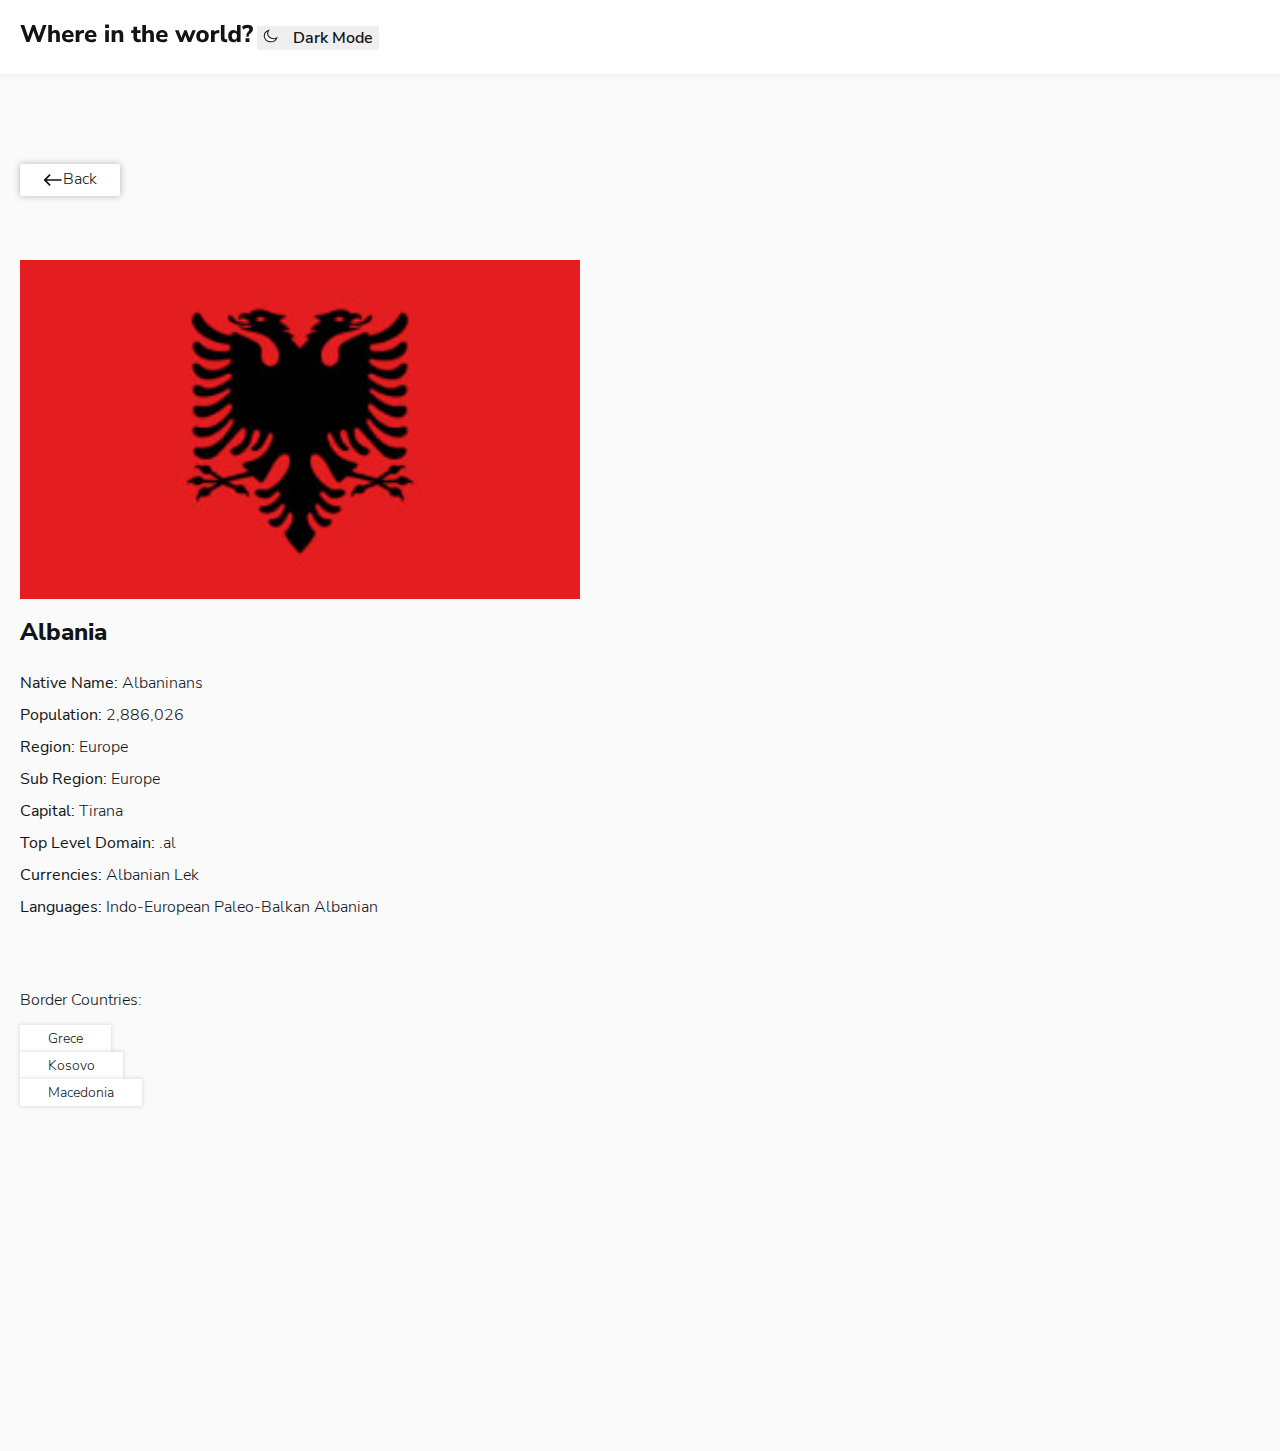
<file: albania.html>
<!DOCTYPE html>
<html lang="en">
<head>
    <meta charset="UTF-8" />
    <meta http-equiv="X-UA-Compatible" content="IE=edge" />
    <meta name="viewport" content="width=device-width, initial-scale=1.0" />
    <link href="https://cdn.jsdelivr.net/npm/bootstrap@5.2.0/dist/css/bootstrap.min.css" rel="stylesheet"
        integrity="sha384-gH2yIJqKdNHPEq0n4Mqa/HGKIhSkIHeL5AyhkYV8i59U5AR6csBvApHHNl/vI1Bx" crossorigin="anonymous" />
    <link rel="stylesheet" href="./css/main.min.css" />
    <title>Countries</title>
</head>
<body>
    <!-- HEADER START -->
    <header class="site-header py-24">
        <div class="container">
            <div class="site-heade-inner d-flex justify-content-between align-items-center">
                <a class="logo" href="./index.html">
                    <svg class="logo-img" width="233" height="19" fill="currentColor"
                        xmlns="http://www.w3.org/2000/svg">
                        <path
                            d="M6.432 18 .408 1.08h3.816l3.888 11.568L12.216 1.08h2.688l3.984 11.76L22.92 1.08h3.6L20.448 18h-3.024l-3.96-11.232L9.456 18H6.432Zm21.843 0V1.08h3.624v6.744a3.91 3.91 0 0 1 1.608-1.368c.656-.32 1.384-.48 2.184-.48 2.768 0 4.152 1.648 4.152 4.944V18h-3.624v-6.912c0-.816-.152-1.4-.456-1.752-.304-.368-.752-.552-1.344-.552-.768 0-1.384.24-1.848.72-.448.48-.672 1.12-.672 1.92V18h-3.624Zm20.393.264c-1.392 0-2.592-.248-3.6-.744-.992-.512-1.76-1.224-2.304-2.136-.528-.928-.792-2.016-.792-3.264 0-1.216.256-2.28.768-3.192a5.655 5.655 0 0 1 2.136-2.16c.912-.528 1.96-.792 3.144-.792 1.712 0 3.072.544 4.08 1.632 1.008 1.072 1.512 2.528 1.512 4.368v.912h-8.184c.128.928.464 1.608 1.008 2.04.56.416 1.328.624 2.304.624.64 0 1.288-.096 1.944-.288a5.447 5.447 0 0 0 1.776-.888l.96 2.424c-.592.448-1.32.808-2.184 1.08a8.842 8.842 0 0 1-2.568.384Zm-.504-9.888c-.768 0-1.392.232-1.872.696-.464.464-.752 1.112-.864 1.944h5.184c-.096-1.76-.912-2.64-2.448-2.64ZM55.72 18V6.216h3.552v2.04c.56-1.376 1.76-2.136 3.6-2.28l1.056-.072.216 3.048-2.04.216c-1.792.176-2.688 1.088-2.688 2.736V18H55.72Zm15.8.264c-1.392 0-2.592-.248-3.6-.744-.992-.512-1.76-1.224-2.304-2.136-.528-.928-.792-2.016-.792-3.264 0-1.216.256-2.28.768-3.192a5.654 5.654 0 0 1 2.136-2.16c.912-.528 1.96-.792 3.144-.792 1.712 0 3.072.544 4.08 1.632 1.008 1.072 1.512 2.528 1.512 4.368v.912H68.28c.128.928.464 1.608 1.008 2.04.56.416 1.328.624 2.304.624.64 0 1.288-.096 1.944-.288a5.447 5.447 0 0 0 1.776-.888l.96 2.424c-.592.448-1.32.808-2.184 1.08a8.842 8.842 0 0 1-2.568.384Zm-.504-9.888c-.768 0-1.392.232-1.872.696-.464.464-.752 1.112-.864 1.944h5.184c-.096-1.76-.912-2.64-2.448-2.64Zm14.091-4.44V.552h3.912v3.384h-3.912ZM85.251 18V6.216h3.624V18h-3.624Zm6.422 0V6.216h3.552v1.728a3.94 3.94 0 0 1 1.608-1.464c.672-.336 1.424-.504 2.256-.504 1.392 0 2.432.408 3.12 1.224.688.8 1.032 2.04 1.032 3.72V18h-3.624v-6.912c0-.816-.152-1.4-.456-1.752-.304-.368-.752-.552-1.344-.552-.768 0-1.384.24-1.848.72-.448.48-.672 1.12-.672 1.92V18h-3.624Zm26.737.264c-3.312 0-4.968-1.608-4.968-4.824V8.928h-2.232V6.216h2.232V2.76h3.624v3.456h3.48v2.712h-3.48v4.368c0 .672.152 1.176.456 1.512.32.336.824.504 1.512.504.208 0 .424-.024.648-.072.24-.048.496-.112.768-.192l.528 2.64a4.586 4.586 0 0 1-1.2.408c-.464.112-.92.168-1.368.168Zm3.92-.264V1.08h3.624v6.744a3.91 3.91 0 0 1 1.608-1.368c.656-.32 1.384-.48 2.184-.48 2.768 0 4.152 1.648 4.152 4.944V18h-3.624v-6.912c0-.816-.152-1.4-.456-1.752-.304-.368-.752-.552-1.344-.552-.768 0-1.384.24-1.848.72-.448.48-.672 1.12-.672 1.92V18h-3.624Zm20.393.264c-1.392 0-2.592-.248-3.6-.744-.992-.512-1.76-1.224-2.304-2.136-.528-.928-.792-2.016-.792-3.264 0-1.216.256-2.28.768-3.192a5.654 5.654 0 0 1 2.136-2.16c.912-.528 1.96-.792 3.144-.792 1.712 0 3.072.544 4.08 1.632 1.008 1.072 1.512 2.528 1.512 4.368v.912h-8.184c.128.928.464 1.608 1.008 2.04.56.416 1.328.624 2.304.624.64 0 1.288-.096 1.944-.288a5.447 5.447 0 0 0 1.776-.888l.96 2.424c-.592.448-1.32.808-2.184 1.08a8.842 8.842 0 0 1-2.568.384Zm-.504-9.888c-.768 0-1.392.232-1.872.696-.464.464-.752 1.112-.864 1.944h5.184c-.096-1.76-.912-2.64-2.448-2.64ZM159.791 18 154.99 6.216h3.673l2.808 7.56 2.808-7.56h2.4l2.808 7.656 2.808-7.656h3.48L171.023 18h-3.072l-2.592-6.696-2.52 6.696h-3.048Zm22.718.264c-1.264 0-2.368-.248-3.312-.744a5.44 5.44 0 0 1-2.16-2.136c-.512-.928-.768-2.024-.768-3.288 0-1.248.256-2.328.768-3.24a5.242 5.242 0 0 1 2.16-2.136c.944-.496 2.048-.744 3.312-.744 1.264 0 2.36.248 3.288.744a5.207 5.207 0 0 1 2.184 2.136c.528.912.792 1.992.792 3.24 0 1.264-.264 2.36-.792 3.288a5.4 5.4 0 0 1-2.184 2.136c-.928.496-2.024.744-3.288.744Zm0-2.712c.768 0 1.392-.28 1.872-.84.496-.56.744-1.432.744-2.616 0-1.168-.248-2.024-.744-2.568-.48-.56-1.104-.84-1.872-.84s-1.392.28-1.872.84c-.48.544-.72 1.4-.72 2.568 0 1.184.24 2.056.72 2.616s1.104.84 1.872.84ZM190.978 18V6.216h3.552v2.04c.56-1.376 1.76-2.136 3.6-2.28l1.056-.072.216 3.048-2.04.216c-1.792.176-2.688 1.088-2.688 2.736V18h-3.696Zm14.283.264c-1.52 0-2.632-.392-3.336-1.176-.704-.8-1.056-1.984-1.056-3.552V1.08h3.624v12.312c0 1.28.568 1.92 1.704 1.92.176 0 .344-.008.504-.024.176-.016.344-.048.504-.096L207.157 18a6.784 6.784 0 0 1-1.896.264Zm8.067 0c-1.024 0-1.928-.248-2.712-.744-.768-.512-1.368-1.224-1.8-2.136-.432-.928-.648-2.024-.648-3.288 0-1.264.216-2.352.648-3.264.432-.912 1.032-1.616 1.8-2.112.784-.496 1.688-.744 2.712-.744.784 0 1.504.168 2.16.504.656.336 1.152.784 1.488 1.344V1.08h3.624V18h-3.552v-1.776c-.32.624-.816 1.12-1.488 1.488-.656.368-1.4.552-2.232.552Zm1.08-2.712c.768 0 1.392-.28 1.872-.84.496-.56.744-1.432.744-2.616 0-1.168-.248-2.024-.744-2.568-.48-.56-1.104-.84-1.872-.84s-1.392.28-1.872.84c-.48.544-.72 1.4-.72 2.568 0 1.184.24 2.056.72 2.616s1.104.84 1.872.84Zm12.008-2.904V11.52c0-.704.128-1.352.384-1.944.256-.608.696-1.248 1.32-1.92.448-.48.76-.888.936-1.224a2.39 2.39 0 0 0 .264-1.08c0-.448-.168-.8-.504-1.056-.32-.256-.784-.384-1.392-.384-1.488 0-2.888.536-4.2 1.608l-1.176-2.736c.704-.608 1.56-1.088 2.568-1.44a9.258 9.258 0 0 1 3.072-.528c1.056 0 1.984.176 2.784.528.8.336 1.416.816 1.848 1.44.448.608.672 1.32.672 2.136 0 .736-.168 1.416-.504 2.04-.32.624-.896 1.28-1.728 1.968-.752.624-1.272 1.168-1.56 1.632-.272.464-.44.912-.504 1.344l-.12.744h-2.16ZM225.552 18v-3.84h3.888V18h-3.888Z"
                            fill="currentColor" />
                    </svg>
                    <svg class="logo-img-m" width="134" height="12" fill="currentColor"
                        xmlns="http://www.w3.org/2000/svg">
                        <path
                            d="M13.286 1.13h2.072L11.844 11h-1.75L7.812 4.462 5.502 11h-1.75l-3.5-9.87h2.212l2.254 6.818L7.112 1.13h1.526l2.31 6.888 2.338-6.888Zm7.451 2.828c.822 0 1.433.243 1.834.728.402.476.602 1.2.602 2.17V11H21.06V6.954c0-.467-.088-.807-.266-1.022-.168-.215-.434-.322-.798-.322-.438 0-.793.14-1.064.42-.261.28-.392.653-.392 1.12V11h-2.114V1.13h2.114v3.906c.243-.355.55-.62.924-.798.383-.187.808-.28 1.274-.28ZM30.94 7.962h-4.48c.065.55.242.952.531 1.204.3.243.72.364 1.26.364.355 0 .705-.056 1.05-.168.355-.121.677-.29.966-.504l.56 1.414a3.812 3.812 0 0 1-1.232.616c-.476.15-.956.224-1.441.224-1.158 0-2.073-.317-2.744-.952-.663-.644-.994-1.517-.994-2.618 0-.7.144-1.32.433-1.862.29-.541.691-.961 1.204-1.26.514-.308 1.097-.462 1.75-.462.962 0 1.723.313 2.282.938.57.625.854 1.475.854 2.548v.518Zm-3.08-2.548c-.402 0-.724.13-.966.392-.234.252-.378.62-.434 1.106h2.701c-.027-.495-.154-.868-.378-1.12-.214-.252-.522-.378-.924-.378Zm9.27.28-1.19.126c-.588.056-1.003.224-1.246.504-.242.27-.364.635-.364 1.092V11h-2.114V4.126h2.03v1.162c.346-.793 1.06-1.227 2.142-1.302l.616-.042.126 1.75Zm6.757 2.268h-4.48c.065.55.242.952.532 1.204.298.243.718.364 1.26.364.354 0 .704-.056 1.05-.168.354-.121.676-.29.966-.504l.56 1.414a3.81 3.81 0 0 1-1.232.616c-.476.15-.957.224-1.442.224-1.158 0-2.072-.317-2.744-.952-.663-.644-.994-1.517-.994-2.618 0-.7.144-1.32.434-1.862.29-.541.69-.961 1.204-1.26.513-.308 1.096-.462 1.75-.462.961 0 1.722.313 2.282.938.57.625.854 1.475.854 2.548v.518Zm-3.08-2.548c-.402 0-.724.13-.966.392-.234.252-.378.62-.434 1.106h2.702c-.028-.495-.154-.868-.378-1.12-.215-.252-.523-.378-.924-.378ZM49.074 11V4.126h2.114V11h-2.114ZM49.004.822h2.268v1.974h-2.268V.822Zm8.114 3.136c.822 0 1.433.243 1.834.728.401.476.602 1.2.602 2.17V11H57.44V6.954c0-.467-.088-.807-.266-1.022-.168-.215-.434-.322-.798-.322-.438 0-.793.14-1.064.42-.261.28-.392.653-.392 1.12V11h-2.114V4.126h2.058v.98c.243-.373.556-.658.938-.854.392-.196.83-.294 1.316-.294Zm11.732 5.6c.215 0 .44-.014.672-.042l-.112 1.54c-.27.037-.54.056-.811.056-1.046 0-1.811-.229-2.297-.686-.476-.457-.714-1.153-.714-2.086V5.708h-1.301V4.126h1.301V2.11h2.115v2.016h1.721v1.582h-1.722v2.618c0 .821.383 1.232 1.148 1.232Zm5.919-5.6c.82 0 1.432.243 1.834.728.4.476.602 1.2.602 2.17V11H75.09V6.954c0-.467-.09-.807-.266-1.022-.169-.215-.434-.322-.799-.322-.438 0-.793.14-1.063.42-.262.28-.392.653-.392 1.12V11h-2.114V1.13h2.114v3.906c.242-.355.55-.62.924-.798.382-.187.807-.28 1.273-.28ZM84.97 7.962h-4.48c.065.55.242.952.532 1.204.298.243.718.364 1.26.364.354 0 .704-.056 1.05-.168.354-.121.676-.29.966-.504l.56 1.414a3.812 3.812 0 0 1-1.232.616c-.476.15-.957.224-1.442.224-1.158 0-2.072-.317-2.744-.952-.663-.644-.994-1.517-.994-2.618 0-.7.144-1.32.434-1.862.289-.541.69-.961 1.204-1.26.513-.308 1.096-.462 1.75-.462.961 0 1.722.313 2.282.938.569.625.854 1.475.854 2.548v.518Zm-3.08-2.548c-.402 0-.724.13-.966.392-.234.252-.378.62-.434 1.106h2.702c-.028-.495-.154-.868-.378-1.12-.215-.252-.523-.378-.924-.378Zm17.507-1.288h2.058L98.67 11h-1.792l-1.512-3.878L93.896 11h-1.778l-2.8-6.874h2.156l1.624 4.354 1.624-4.354h1.428l1.638 4.396 1.61-4.396Zm6.013 6.986c-.728 0-1.367-.145-1.918-.434a3.15 3.15 0 0 1-1.274-1.246c-.299-.541-.448-1.176-.448-1.904s.149-1.358.448-1.89a3.037 3.037 0 0 1 1.274-1.246c.551-.29 1.19-.434 1.918-.434s1.367.145 1.918.434c.551.29.975.705 1.274 1.246.299.532.448 1.162.448 1.89s-.149 1.363-.448 1.904a3.15 3.15 0 0 1-1.274 1.246c-.551.29-1.19.434-1.918.434Zm0-1.61c1.027 0 1.54-.658 1.54-1.974 0-.663-.135-1.157-.406-1.484-.261-.327-.639-.49-1.134-.49-1.027 0-1.54.658-1.54 1.974 0 1.316.513 1.974 1.54 1.974Zm9.84-3.808-1.19.126c-.588.056-1.003.224-1.246.504-.242.27-.364.635-.364 1.092V11h-2.114V4.126h2.03v1.162c.346-.793 1.06-1.227 2.142-1.302l.616-.042.126 1.75Zm.706 5.306V1.13h2.114V11h-2.114Zm10.69-9.87V11h-2.1V9.978a2.184 2.184 0 0 1-.882.84 2.698 2.698 0 0 1-1.274.294c-.588 0-1.115-.15-1.582-.448a3.146 3.146 0 0 1-1.078-1.274c-.252-.55-.378-1.18-.378-1.89s.126-1.33.378-1.862c.261-.541.621-.957 1.078-1.246.457-.29.985-.434 1.582-.434.467 0 .887.098 1.26.294.383.196.677.471.882.826V1.13h2.114Zm-3.64 8.372c.495 0 .873-.168 1.134-.504.271-.345.406-.835.406-1.47s-.135-1.12-.406-1.456c-.261-.336-.639-.504-1.134-.504-.495 0-.877.168-1.148.504-.271.327-.406.803-.406 1.428 0 .635.135 1.13.406 1.484.271.345.653.518 1.148.518Zm7.004-2.324c0-.485.089-.887.266-1.204a5.87 5.87 0 0 1 .742-1.036c.243-.28.42-.518.532-.714.121-.196.182-.41.182-.644 0-.28-.093-.495-.28-.644-.187-.15-.453-.224-.798-.224-.373 0-.779.084-1.218.252a5.802 5.802 0 0 0-1.288.7l-.7-1.554c.383-.336.882-.602 1.498-.798a5.983 5.983 0 0 1 1.876-.308c.597 0 1.125.103 1.582.308.467.196.826.476 1.078.84.261.355.392.76.392 1.218 0 .345-.065.663-.196.952-.131.28-.289.527-.476.742a10.69 10.69 0 0 1-.742.756c-.355.336-.621.62-.798.854a1.632 1.632 0 0 0-.336.742l-.084.462h-1.232v-.7ZM129.535 11V8.76h2.254V11h-2.254Z"
                            fill="currentColor" />
                    </svg>
                </a>
                <button class="site-header-btn js-dark-btn bg-transparent d-flex align-items-center" type="button">
                    Dark Mode
                </button>
            </div>
        </div>
    </header>
    <!-- HEADER FINSIH -->

    <main class="site-main">
        <section class="belgium">
           <div class="container">
               <div class="belgium-wrapper d-flex flex-column flex-lg-row align-items-md-center justify-content-lg-between">
                    <div class="flag-wrap">
                        <a class="back-link align-items-center" href="./index.html">
                            <svg class="me-2" width="20" height="20" viewBox="0 0 20 20" fill="none" xmlns="http://www.w3.org/2000/svg">
                                <g id="call-made">
                                <path id="Shape" fill-rule="evenodd" clip-rule="evenodd" d="M6.46447 4.10744L7.64298 5.28596L3.75389 9.17504L18.6031 9.17504L18.6031 10.825L3.75389 10.825L7.64298 14.714L6.46447 15.8926L0.57191 10L6.46447 4.10744Z" fill="currentColor"/>
                                </g>
                                </svg>
                            Back
                        </a>
                        <div>
                            <img class="img-fluid rounded" src="./images/Albania-flag.jpg" width="560" height="400" alt="Belgium flag">
                        </div>
                    </div>
                    <div class="mt-5">
                        <div class="text-wrap mt-5">
                            <div class="text-wrap-start">
                                <h2 class="fw-bold belgium-title fs-sm-2">Albania</h2>
                               <div class="d-flex flex-column flex-md-row">
                                 <ul class="belgium-list text-list">
                                     <li class="belgium-item fw-light d-flex">
                                         <strong class="fw-bold">Native Name: </strong>
                                         Albaninans
                                     </li>
                                     <li class="belgium-item">
                                         <strong class="fw-bold fs-1-md">Population:</strong>
                                          2,886,026
                                     </li>
                                     <li class="belgium-item">
                                         <strong class="fw-bold">Region:</strong>
                                         Europe
                                     </li>
                                     <li class="belgium-item">
                                         <strong class="fw-bold">Sub Region:</strong>
                                         Europe
                                     </li>
                                     <li class="belgium-item">
                                         <strong class="fw-bold">Capital:</strong>
                                         Tirana
                                     </li>
                                 </ul>
                                 <ul class="belgium-list">
                                     <li class="belgium-item">
                                         <strong class="fw-bold">Top Level Domain:</strong>
                                         .al
                                     </li>
                                     <li class="belgium-item">
                                         <strong class="fw-bold">Currencies:</strong>
                                         Albanian Lek
                                     </li>
                                     <li class="belgium-item">
                                         <strong class="fw-bold">Languages:</strong>	
                                          Indo-European
                                          Paleo-Balkan
                                          Albanian                                                         
                                     </li>
                                 </ul>
                               </div>
                            </div>
                            <div class="d-flex align-items-start flex-column flex-sm-row">
                                <p class="mb-3 mb-sm-0 me-sm-3 countries-link-title">Border Countries: </p>
                                <ul class="belgium-list d-flex">
                                  <li class="me-2 mb-2 sm-mb-0">
                                    <a class="countries-link" href="#">Grece</a>
                                  </li>
                                  <li class="me-2">
                                    <a class="countries-link" href="#">Kosovo</a>
                                  </li>
                                  <li class="me-2">
                                    <a class="countries-link" href="#">Macedonia</a>
                                  </li>
                                </ul>
                              </div>
                        </div>
                    </div>
               </div>
           </div>
        </section>
    </main>

     <!-- FOOTER START -->
     <footer class="site-footer"></footer>
     <!-- FOOTER FINSIH -->
 
     <!-- Js -->
     <script src="./js/main.js"></script>
 </body>
 </html>
</file>
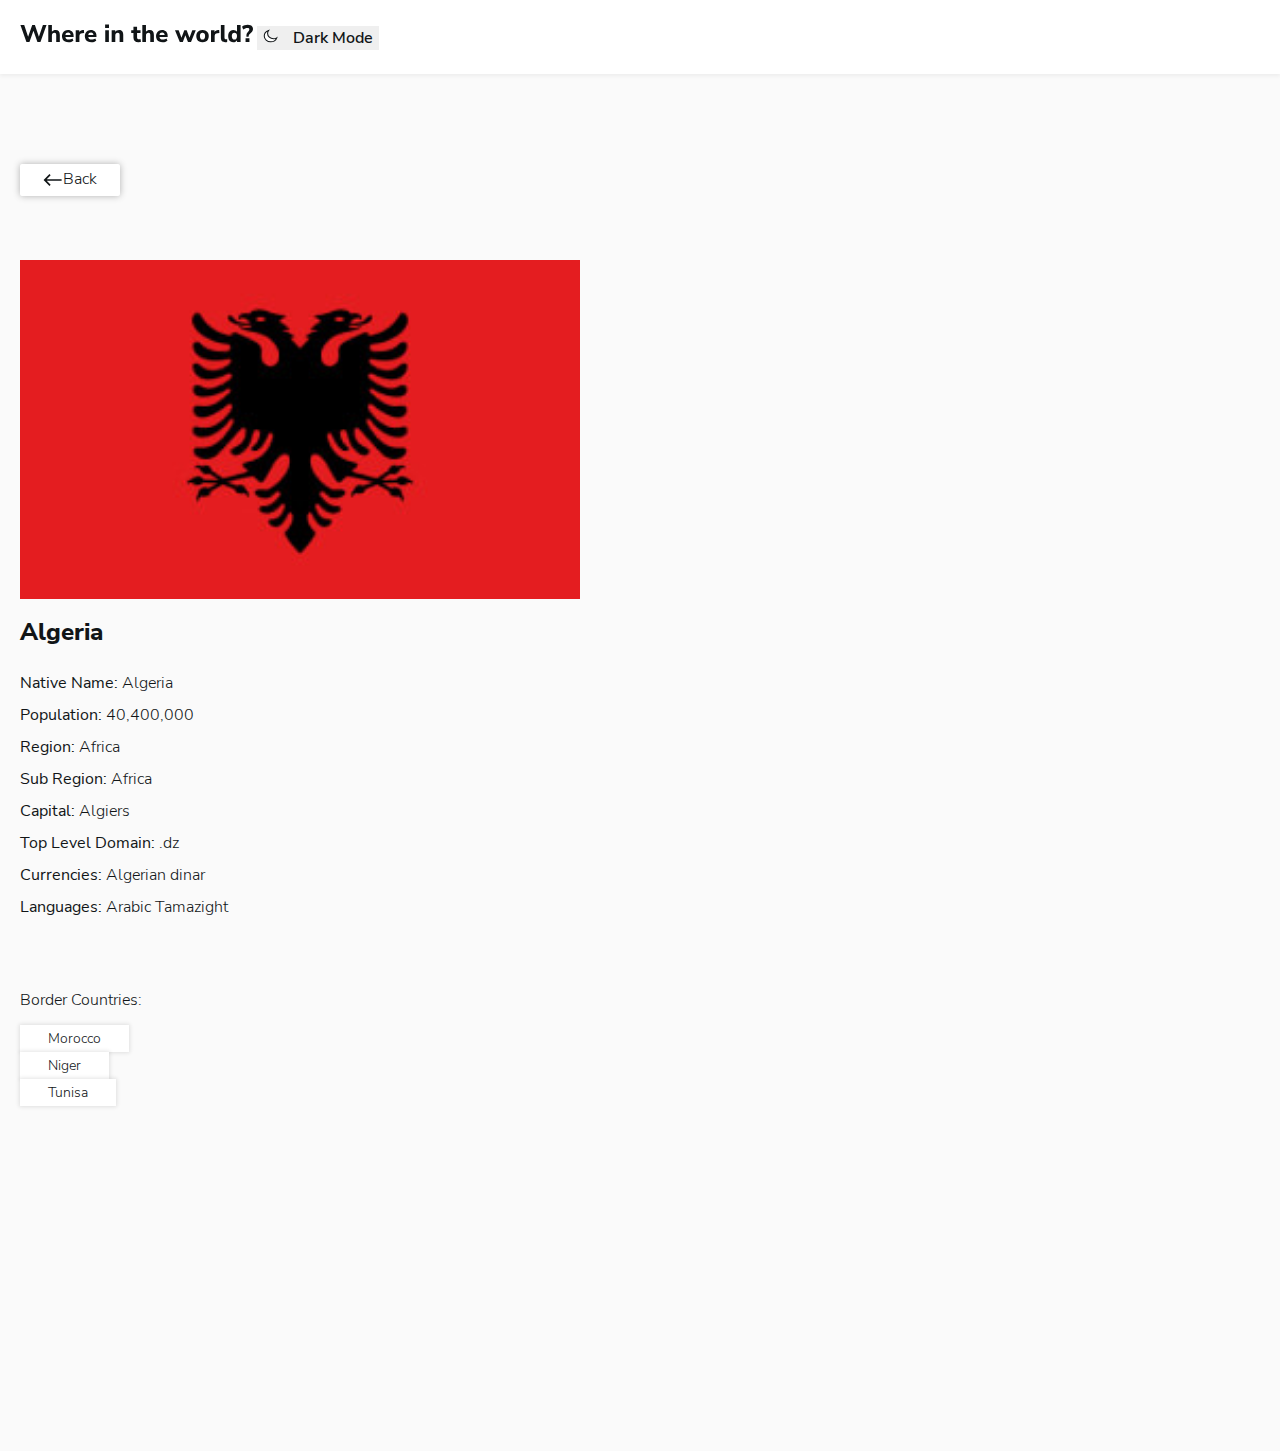
<file: algeria.html>
<!DOCTYPE html>
<html lang="en">
<head>
    <meta charset="UTF-8" />
    <meta http-equiv="X-UA-Compatible" content="IE=edge" />
    <meta name="viewport" content="width=device-width, initial-scale=1.0" />
    <link href="https://cdn.jsdelivr.net/npm/bootstrap@5.2.0/dist/css/bootstrap.min.css" rel="stylesheet"
        integrity="sha384-gH2yIJqKdNHPEq0n4Mqa/HGKIhSkIHeL5AyhkYV8i59U5AR6csBvApHHNl/vI1Bx" crossorigin="anonymous" />
    <link rel="stylesheet" href="./css/main.min.css" />
    <title>Countries</title>
</head>
<body>
    <!-- HEADER START -->
    <header class="site-header py-24">
        <div class="container">
            <div class="site-heade-inner d-flex justify-content-between align-items-center">
                <a class="logo" href="./index.html">
                    <svg class="logo-img" width="233" height="19" fill="currentColor"
                        xmlns="http://www.w3.org/2000/svg">
                        <path
                            d="M6.432 18 .408 1.08h3.816l3.888 11.568L12.216 1.08h2.688l3.984 11.76L22.92 1.08h3.6L20.448 18h-3.024l-3.96-11.232L9.456 18H6.432Zm21.843 0V1.08h3.624v6.744a3.91 3.91 0 0 1 1.608-1.368c.656-.32 1.384-.48 2.184-.48 2.768 0 4.152 1.648 4.152 4.944V18h-3.624v-6.912c0-.816-.152-1.4-.456-1.752-.304-.368-.752-.552-1.344-.552-.768 0-1.384.24-1.848.72-.448.48-.672 1.12-.672 1.92V18h-3.624Zm20.393.264c-1.392 0-2.592-.248-3.6-.744-.992-.512-1.76-1.224-2.304-2.136-.528-.928-.792-2.016-.792-3.264 0-1.216.256-2.28.768-3.192a5.655 5.655 0 0 1 2.136-2.16c.912-.528 1.96-.792 3.144-.792 1.712 0 3.072.544 4.08 1.632 1.008 1.072 1.512 2.528 1.512 4.368v.912h-8.184c.128.928.464 1.608 1.008 2.04.56.416 1.328.624 2.304.624.64 0 1.288-.096 1.944-.288a5.447 5.447 0 0 0 1.776-.888l.96 2.424c-.592.448-1.32.808-2.184 1.08a8.842 8.842 0 0 1-2.568.384Zm-.504-9.888c-.768 0-1.392.232-1.872.696-.464.464-.752 1.112-.864 1.944h5.184c-.096-1.76-.912-2.64-2.448-2.64ZM55.72 18V6.216h3.552v2.04c.56-1.376 1.76-2.136 3.6-2.28l1.056-.072.216 3.048-2.04.216c-1.792.176-2.688 1.088-2.688 2.736V18H55.72Zm15.8.264c-1.392 0-2.592-.248-3.6-.744-.992-.512-1.76-1.224-2.304-2.136-.528-.928-.792-2.016-.792-3.264 0-1.216.256-2.28.768-3.192a5.654 5.654 0 0 1 2.136-2.16c.912-.528 1.96-.792 3.144-.792 1.712 0 3.072.544 4.08 1.632 1.008 1.072 1.512 2.528 1.512 4.368v.912H68.28c.128.928.464 1.608 1.008 2.04.56.416 1.328.624 2.304.624.64 0 1.288-.096 1.944-.288a5.447 5.447 0 0 0 1.776-.888l.96 2.424c-.592.448-1.32.808-2.184 1.08a8.842 8.842 0 0 1-2.568.384Zm-.504-9.888c-.768 0-1.392.232-1.872.696-.464.464-.752 1.112-.864 1.944h5.184c-.096-1.76-.912-2.64-2.448-2.64Zm14.091-4.44V.552h3.912v3.384h-3.912ZM85.251 18V6.216h3.624V18h-3.624Zm6.422 0V6.216h3.552v1.728a3.94 3.94 0 0 1 1.608-1.464c.672-.336 1.424-.504 2.256-.504 1.392 0 2.432.408 3.12 1.224.688.8 1.032 2.04 1.032 3.72V18h-3.624v-6.912c0-.816-.152-1.4-.456-1.752-.304-.368-.752-.552-1.344-.552-.768 0-1.384.24-1.848.72-.448.48-.672 1.12-.672 1.92V18h-3.624Zm26.737.264c-3.312 0-4.968-1.608-4.968-4.824V8.928h-2.232V6.216h2.232V2.76h3.624v3.456h3.48v2.712h-3.48v4.368c0 .672.152 1.176.456 1.512.32.336.824.504 1.512.504.208 0 .424-.024.648-.072.24-.048.496-.112.768-.192l.528 2.64a4.586 4.586 0 0 1-1.2.408c-.464.112-.92.168-1.368.168Zm3.92-.264V1.08h3.624v6.744a3.91 3.91 0 0 1 1.608-1.368c.656-.32 1.384-.48 2.184-.48 2.768 0 4.152 1.648 4.152 4.944V18h-3.624v-6.912c0-.816-.152-1.4-.456-1.752-.304-.368-.752-.552-1.344-.552-.768 0-1.384.24-1.848.72-.448.48-.672 1.12-.672 1.92V18h-3.624Zm20.393.264c-1.392 0-2.592-.248-3.6-.744-.992-.512-1.76-1.224-2.304-2.136-.528-.928-.792-2.016-.792-3.264 0-1.216.256-2.28.768-3.192a5.654 5.654 0 0 1 2.136-2.16c.912-.528 1.96-.792 3.144-.792 1.712 0 3.072.544 4.08 1.632 1.008 1.072 1.512 2.528 1.512 4.368v.912h-8.184c.128.928.464 1.608 1.008 2.04.56.416 1.328.624 2.304.624.64 0 1.288-.096 1.944-.288a5.447 5.447 0 0 0 1.776-.888l.96 2.424c-.592.448-1.32.808-2.184 1.08a8.842 8.842 0 0 1-2.568.384Zm-.504-9.888c-.768 0-1.392.232-1.872.696-.464.464-.752 1.112-.864 1.944h5.184c-.096-1.76-.912-2.64-2.448-2.64ZM159.791 18 154.99 6.216h3.673l2.808 7.56 2.808-7.56h2.4l2.808 7.656 2.808-7.656h3.48L171.023 18h-3.072l-2.592-6.696-2.52 6.696h-3.048Zm22.718.264c-1.264 0-2.368-.248-3.312-.744a5.44 5.44 0 0 1-2.16-2.136c-.512-.928-.768-2.024-.768-3.288 0-1.248.256-2.328.768-3.24a5.242 5.242 0 0 1 2.16-2.136c.944-.496 2.048-.744 3.312-.744 1.264 0 2.36.248 3.288.744a5.207 5.207 0 0 1 2.184 2.136c.528.912.792 1.992.792 3.24 0 1.264-.264 2.36-.792 3.288a5.4 5.4 0 0 1-2.184 2.136c-.928.496-2.024.744-3.288.744Zm0-2.712c.768 0 1.392-.28 1.872-.84.496-.56.744-1.432.744-2.616 0-1.168-.248-2.024-.744-2.568-.48-.56-1.104-.84-1.872-.84s-1.392.28-1.872.84c-.48.544-.72 1.4-.72 2.568 0 1.184.24 2.056.72 2.616s1.104.84 1.872.84ZM190.978 18V6.216h3.552v2.04c.56-1.376 1.76-2.136 3.6-2.28l1.056-.072.216 3.048-2.04.216c-1.792.176-2.688 1.088-2.688 2.736V18h-3.696Zm14.283.264c-1.52 0-2.632-.392-3.336-1.176-.704-.8-1.056-1.984-1.056-3.552V1.08h3.624v12.312c0 1.28.568 1.92 1.704 1.92.176 0 .344-.008.504-.024.176-.016.344-.048.504-.096L207.157 18a6.784 6.784 0 0 1-1.896.264Zm8.067 0c-1.024 0-1.928-.248-2.712-.744-.768-.512-1.368-1.224-1.8-2.136-.432-.928-.648-2.024-.648-3.288 0-1.264.216-2.352.648-3.264.432-.912 1.032-1.616 1.8-2.112.784-.496 1.688-.744 2.712-.744.784 0 1.504.168 2.16.504.656.336 1.152.784 1.488 1.344V1.08h3.624V18h-3.552v-1.776c-.32.624-.816 1.12-1.488 1.488-.656.368-1.4.552-2.232.552Zm1.08-2.712c.768 0 1.392-.28 1.872-.84.496-.56.744-1.432.744-2.616 0-1.168-.248-2.024-.744-2.568-.48-.56-1.104-.84-1.872-.84s-1.392.28-1.872.84c-.48.544-.72 1.4-.72 2.568 0 1.184.24 2.056.72 2.616s1.104.84 1.872.84Zm12.008-2.904V11.52c0-.704.128-1.352.384-1.944.256-.608.696-1.248 1.32-1.92.448-.48.76-.888.936-1.224a2.39 2.39 0 0 0 .264-1.08c0-.448-.168-.8-.504-1.056-.32-.256-.784-.384-1.392-.384-1.488 0-2.888.536-4.2 1.608l-1.176-2.736c.704-.608 1.56-1.088 2.568-1.44a9.258 9.258 0 0 1 3.072-.528c1.056 0 1.984.176 2.784.528.8.336 1.416.816 1.848 1.44.448.608.672 1.32.672 2.136 0 .736-.168 1.416-.504 2.04-.32.624-.896 1.28-1.728 1.968-.752.624-1.272 1.168-1.56 1.632-.272.464-.44.912-.504 1.344l-.12.744h-2.16ZM225.552 18v-3.84h3.888V18h-3.888Z"
                            fill="currentColor" />
                    </svg>
                    <svg class="logo-img-m" width="134" height="12" fill="currentColor"
                        xmlns="http://www.w3.org/2000/svg">
                        <path
                            d="M13.286 1.13h2.072L11.844 11h-1.75L7.812 4.462 5.502 11h-1.75l-3.5-9.87h2.212l2.254 6.818L7.112 1.13h1.526l2.31 6.888 2.338-6.888Zm7.451 2.828c.822 0 1.433.243 1.834.728.402.476.602 1.2.602 2.17V11H21.06V6.954c0-.467-.088-.807-.266-1.022-.168-.215-.434-.322-.798-.322-.438 0-.793.14-1.064.42-.261.28-.392.653-.392 1.12V11h-2.114V1.13h2.114v3.906c.243-.355.55-.62.924-.798.383-.187.808-.28 1.274-.28ZM30.94 7.962h-4.48c.065.55.242.952.531 1.204.3.243.72.364 1.26.364.355 0 .705-.056 1.05-.168.355-.121.677-.29.966-.504l.56 1.414a3.812 3.812 0 0 1-1.232.616c-.476.15-.956.224-1.441.224-1.158 0-2.073-.317-2.744-.952-.663-.644-.994-1.517-.994-2.618 0-.7.144-1.32.433-1.862.29-.541.691-.961 1.204-1.26.514-.308 1.097-.462 1.75-.462.962 0 1.723.313 2.282.938.57.625.854 1.475.854 2.548v.518Zm-3.08-2.548c-.402 0-.724.13-.966.392-.234.252-.378.62-.434 1.106h2.701c-.027-.495-.154-.868-.378-1.12-.214-.252-.522-.378-.924-.378Zm9.27.28-1.19.126c-.588.056-1.003.224-1.246.504-.242.27-.364.635-.364 1.092V11h-2.114V4.126h2.03v1.162c.346-.793 1.06-1.227 2.142-1.302l.616-.042.126 1.75Zm6.757 2.268h-4.48c.065.55.242.952.532 1.204.298.243.718.364 1.26.364.354 0 .704-.056 1.05-.168.354-.121.676-.29.966-.504l.56 1.414a3.81 3.81 0 0 1-1.232.616c-.476.15-.957.224-1.442.224-1.158 0-2.072-.317-2.744-.952-.663-.644-.994-1.517-.994-2.618 0-.7.144-1.32.434-1.862.29-.541.69-.961 1.204-1.26.513-.308 1.096-.462 1.75-.462.961 0 1.722.313 2.282.938.57.625.854 1.475.854 2.548v.518Zm-3.08-2.548c-.402 0-.724.13-.966.392-.234.252-.378.62-.434 1.106h2.702c-.028-.495-.154-.868-.378-1.12-.215-.252-.523-.378-.924-.378ZM49.074 11V4.126h2.114V11h-2.114ZM49.004.822h2.268v1.974h-2.268V.822Zm8.114 3.136c.822 0 1.433.243 1.834.728.401.476.602 1.2.602 2.17V11H57.44V6.954c0-.467-.088-.807-.266-1.022-.168-.215-.434-.322-.798-.322-.438 0-.793.14-1.064.42-.261.28-.392.653-.392 1.12V11h-2.114V4.126h2.058v.98c.243-.373.556-.658.938-.854.392-.196.83-.294 1.316-.294Zm11.732 5.6c.215 0 .44-.014.672-.042l-.112 1.54c-.27.037-.54.056-.811.056-1.046 0-1.811-.229-2.297-.686-.476-.457-.714-1.153-.714-2.086V5.708h-1.301V4.126h1.301V2.11h2.115v2.016h1.721v1.582h-1.722v2.618c0 .821.383 1.232 1.148 1.232Zm5.919-5.6c.82 0 1.432.243 1.834.728.4.476.602 1.2.602 2.17V11H75.09V6.954c0-.467-.09-.807-.266-1.022-.169-.215-.434-.322-.799-.322-.438 0-.793.14-1.063.42-.262.28-.392.653-.392 1.12V11h-2.114V1.13h2.114v3.906c.242-.355.55-.62.924-.798.382-.187.807-.28 1.273-.28ZM84.97 7.962h-4.48c.065.55.242.952.532 1.204.298.243.718.364 1.26.364.354 0 .704-.056 1.05-.168.354-.121.676-.29.966-.504l.56 1.414a3.812 3.812 0 0 1-1.232.616c-.476.15-.957.224-1.442.224-1.158 0-2.072-.317-2.744-.952-.663-.644-.994-1.517-.994-2.618 0-.7.144-1.32.434-1.862.289-.541.69-.961 1.204-1.26.513-.308 1.096-.462 1.75-.462.961 0 1.722.313 2.282.938.569.625.854 1.475.854 2.548v.518Zm-3.08-2.548c-.402 0-.724.13-.966.392-.234.252-.378.62-.434 1.106h2.702c-.028-.495-.154-.868-.378-1.12-.215-.252-.523-.378-.924-.378Zm17.507-1.288h2.058L98.67 11h-1.792l-1.512-3.878L93.896 11h-1.778l-2.8-6.874h2.156l1.624 4.354 1.624-4.354h1.428l1.638 4.396 1.61-4.396Zm6.013 6.986c-.728 0-1.367-.145-1.918-.434a3.15 3.15 0 0 1-1.274-1.246c-.299-.541-.448-1.176-.448-1.904s.149-1.358.448-1.89a3.037 3.037 0 0 1 1.274-1.246c.551-.29 1.19-.434 1.918-.434s1.367.145 1.918.434c.551.29.975.705 1.274 1.246.299.532.448 1.162.448 1.89s-.149 1.363-.448 1.904a3.15 3.15 0 0 1-1.274 1.246c-.551.29-1.19.434-1.918.434Zm0-1.61c1.027 0 1.54-.658 1.54-1.974 0-.663-.135-1.157-.406-1.484-.261-.327-.639-.49-1.134-.49-1.027 0-1.54.658-1.54 1.974 0 1.316.513 1.974 1.54 1.974Zm9.84-3.808-1.19.126c-.588.056-1.003.224-1.246.504-.242.27-.364.635-.364 1.092V11h-2.114V4.126h2.03v1.162c.346-.793 1.06-1.227 2.142-1.302l.616-.042.126 1.75Zm.706 5.306V1.13h2.114V11h-2.114Zm10.69-9.87V11h-2.1V9.978a2.184 2.184 0 0 1-.882.84 2.698 2.698 0 0 1-1.274.294c-.588 0-1.115-.15-1.582-.448a3.146 3.146 0 0 1-1.078-1.274c-.252-.55-.378-1.18-.378-1.89s.126-1.33.378-1.862c.261-.541.621-.957 1.078-1.246.457-.29.985-.434 1.582-.434.467 0 .887.098 1.26.294.383.196.677.471.882.826V1.13h2.114Zm-3.64 8.372c.495 0 .873-.168 1.134-.504.271-.345.406-.835.406-1.47s-.135-1.12-.406-1.456c-.261-.336-.639-.504-1.134-.504-.495 0-.877.168-1.148.504-.271.327-.406.803-.406 1.428 0 .635.135 1.13.406 1.484.271.345.653.518 1.148.518Zm7.004-2.324c0-.485.089-.887.266-1.204a5.87 5.87 0 0 1 .742-1.036c.243-.28.42-.518.532-.714.121-.196.182-.41.182-.644 0-.28-.093-.495-.28-.644-.187-.15-.453-.224-.798-.224-.373 0-.779.084-1.218.252a5.802 5.802 0 0 0-1.288.7l-.7-1.554c.383-.336.882-.602 1.498-.798a5.983 5.983 0 0 1 1.876-.308c.597 0 1.125.103 1.582.308.467.196.826.476 1.078.84.261.355.392.76.392 1.218 0 .345-.065.663-.196.952-.131.28-.289.527-.476.742a10.69 10.69 0 0 1-.742.756c-.355.336-.621.62-.798.854a1.632 1.632 0 0 0-.336.742l-.084.462h-1.232v-.7ZM129.535 11V8.76h2.254V11h-2.254Z"
                            fill="currentColor" />
                    </svg>
                </a>
                <button class="site-header-btn js-dark-btn bg-transparent d-flex align-items-center" type="button">
                    Dark Mode
                </button>
            </div>
        </div>
    </header>
    <!-- HEADER FINSIH -->

    <main class="site-main">
        <section class="belgium">
           <div class="container">
               <div class="belgium-wrapper d-flex flex-column flex-lg-row align-items-md-center justify-content-lg-between">
                    <div class="flag-wrap">
                        <a class="back-link align-items-center" href="./index.html">
                            <svg class="me-2" width="20" height="20" viewBox="0 0 20 20" fill="none" xmlns="http://www.w3.org/2000/svg">
                                <g id="call-made">
                                <path id="Shape" fill-rule="evenodd" clip-rule="evenodd" d="M6.46447 4.10744L7.64298 5.28596L3.75389 9.17504L18.6031 9.17504L18.6031 10.825L3.75389 10.825L7.64298 14.714L6.46447 15.8926L0.57191 10L6.46447 4.10744Z" fill="currentColor"/>
                                </g>
                                </svg>
                            Back
                        </a>
                        <div>
                            <img class="img-fluid rounded" src="./images/Albania-flag.jpg" width="560" height="400" alt="Belgium flag">
                        </div>
                    </div>
                    <div class="mt-5">
                        <div class="text-wrap mt-5">
                            <div class="text-wrap-start">
                                <h2 class="fw-bold belgium-title fs-sm-2">Algeria</h2>
                               <div class="d-flex flex-column flex-md-row">
                                 <ul class="belgium-list text-list">
                                     <li class="belgium-item fw-light d-flex">
                                         <strong class="fw-bold">Native Name: </strong>
                                         Algeria
                                     </li>
                                     <li class="belgium-item">
                                         <strong class="fw-bold fs-1-md">Population:</strong>
                                         40,400,000
                                     </li>
                                     <li class="belgium-item">
                                         <strong class="fw-bold">Region:</strong>
                                         Africa
                                     </li>
                                     <li class="belgium-item">
                                         <strong class="fw-bold">Sub Region:</strong>
                                         Africa
                                     </li>
                                     <li class="belgium-item">
                                         <strong class="fw-bold">Capital:</strong>
                                         Algiers
                                     </li>
                                 </ul>
                                 <ul class="belgium-list">
                                     <li class="belgium-item">
                                         <strong class="fw-bold">Top Level Domain:</strong>
                                         .dz
                                     </li>
                                     <li class="belgium-item">
                                         <strong class="fw-bold">Currencies:</strong>
                                         Algerian dinar
                                     </li>
                                     <li class="belgium-item">
                                         <strong class="fw-bold">Languages:</strong>	
                                          Arabic
                                          Tamazight                                                       
                                     </li>
                                 </ul>
                               </div>
                            </div>
                            <div class="d-flex align-items-start flex-column flex-sm-row">
                                <p class="mb-3 mb-sm-0 me-sm-3 countries-link-title">Border Countries: </p>
                                <ul class="belgium-list d-flex">
                                  <li class="me-2 mb-2 sm-mb-0">
                                    <a class="countries-link" href="#">Morocco</a>
                                  </li>
                                  <li class="me-2">
                                    <a class="countries-link" href="#">Niger</a>
                                  </li>
                                  <li class="me-2">
                                    <a class="countries-link" href="#">Tunisa</a>
                                  </li>
                                </ul>
                              </div>
                        </div>
                    </div>
               </div>
           </div>
        </section>
    </main>

     <!-- FOOTER START -->
     <footer class="site-footer"></footer>
     <!-- FOOTER FINSIH -->
 
     <!-- Js -->
     <script src="./js/main.js"></script>
 </body>
 </html>
</file>
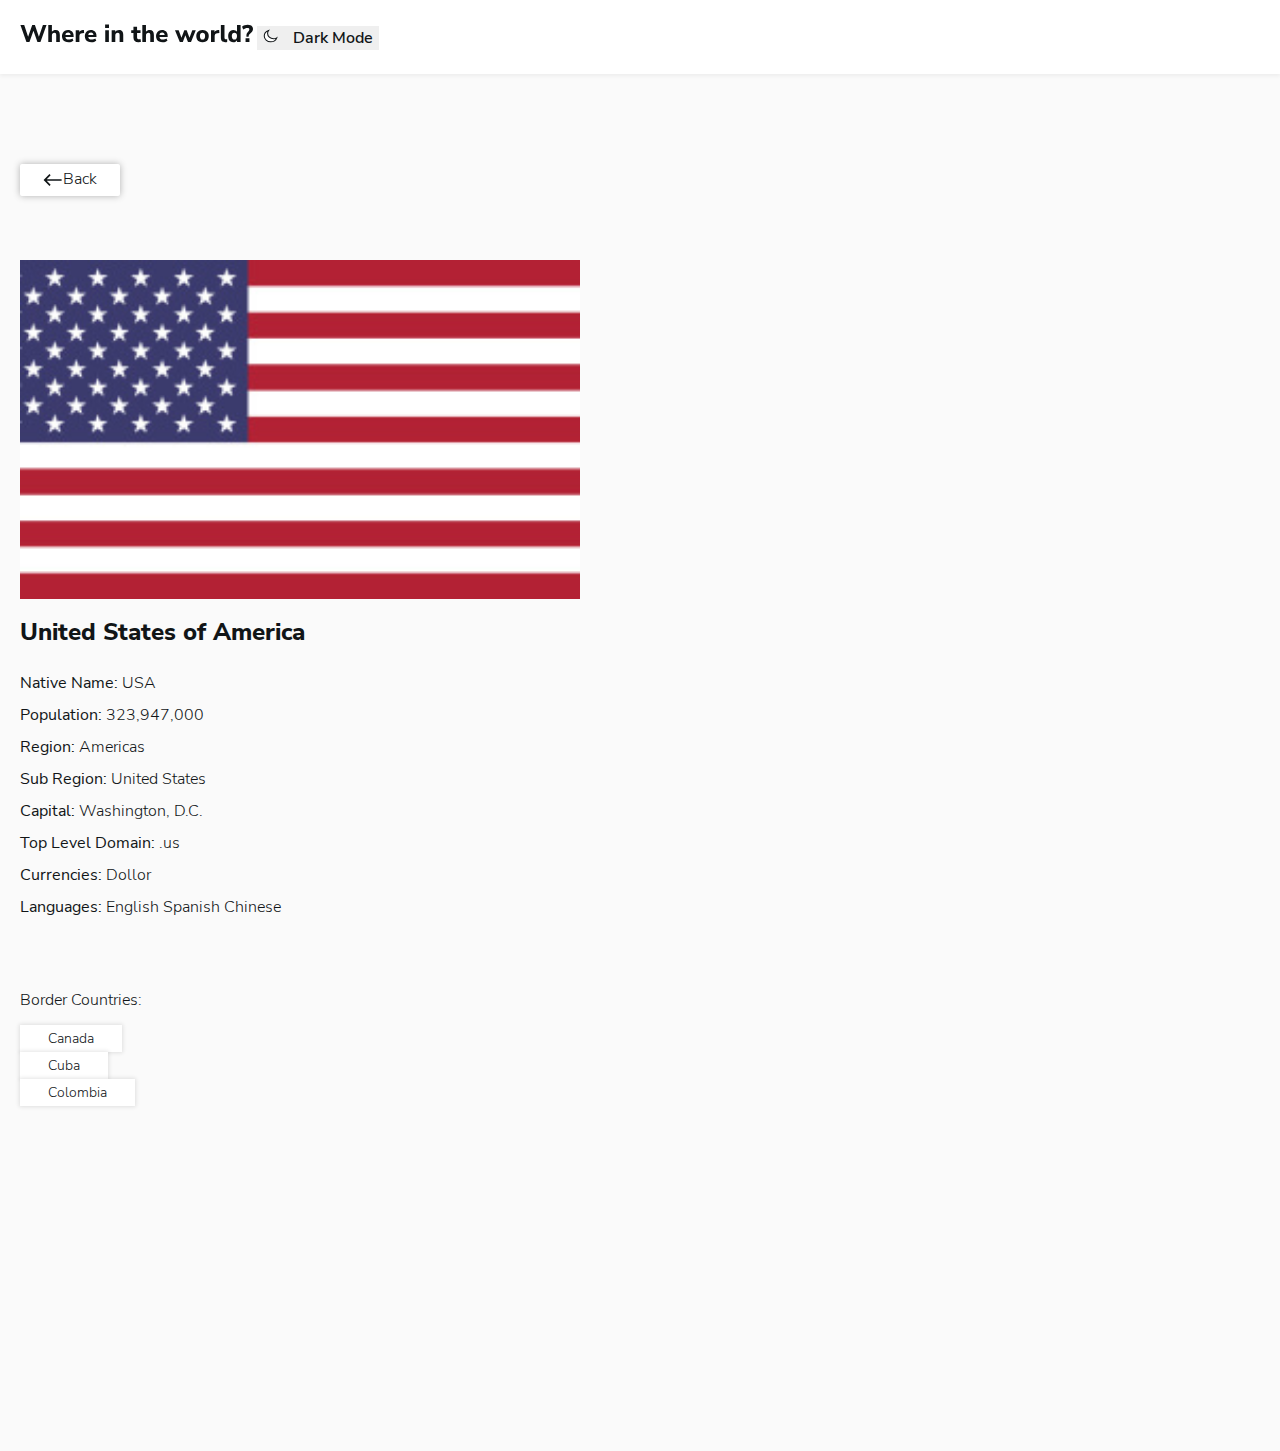
<file: america.html>
<!DOCTYPE html>
<html lang="en">
<head>
    <meta charset="UTF-8" />
    <meta http-equiv="X-UA-Compatible" content="IE=edge" />
    <meta name="viewport" content="width=device-width, initial-scale=1.0" />
    <link href="https://cdn.jsdelivr.net/npm/bootstrap@5.2.0/dist/css/bootstrap.min.css" rel="stylesheet"
        integrity="sha384-gH2yIJqKdNHPEq0n4Mqa/HGKIhSkIHeL5AyhkYV8i59U5AR6csBvApHHNl/vI1Bx" crossorigin="anonymous" />
    <link rel="stylesheet" href="./css/main.min.css" />
    <title>Countries</title>
</head>
<body>
    <!-- HEADER START -->
    <header class="site-header py-24">
        <div class="container">
            <div class="site-heade-inner d-flex justify-content-between align-items-center">
                <a class="logo" href="./index.html">
                    <svg class="logo-img" width="233" height="19" fill="currentColor"
                        xmlns="http://www.w3.org/2000/svg">
                        <path
                            d="M6.432 18 .408 1.08h3.816l3.888 11.568L12.216 1.08h2.688l3.984 11.76L22.92 1.08h3.6L20.448 18h-3.024l-3.96-11.232L9.456 18H6.432Zm21.843 0V1.08h3.624v6.744a3.91 3.91 0 0 1 1.608-1.368c.656-.32 1.384-.48 2.184-.48 2.768 0 4.152 1.648 4.152 4.944V18h-3.624v-6.912c0-.816-.152-1.4-.456-1.752-.304-.368-.752-.552-1.344-.552-.768 0-1.384.24-1.848.72-.448.48-.672 1.12-.672 1.92V18h-3.624Zm20.393.264c-1.392 0-2.592-.248-3.6-.744-.992-.512-1.76-1.224-2.304-2.136-.528-.928-.792-2.016-.792-3.264 0-1.216.256-2.28.768-3.192a5.655 5.655 0 0 1 2.136-2.16c.912-.528 1.96-.792 3.144-.792 1.712 0 3.072.544 4.08 1.632 1.008 1.072 1.512 2.528 1.512 4.368v.912h-8.184c.128.928.464 1.608 1.008 2.04.56.416 1.328.624 2.304.624.64 0 1.288-.096 1.944-.288a5.447 5.447 0 0 0 1.776-.888l.96 2.424c-.592.448-1.32.808-2.184 1.08a8.842 8.842 0 0 1-2.568.384Zm-.504-9.888c-.768 0-1.392.232-1.872.696-.464.464-.752 1.112-.864 1.944h5.184c-.096-1.76-.912-2.64-2.448-2.64ZM55.72 18V6.216h3.552v2.04c.56-1.376 1.76-2.136 3.6-2.28l1.056-.072.216 3.048-2.04.216c-1.792.176-2.688 1.088-2.688 2.736V18H55.72Zm15.8.264c-1.392 0-2.592-.248-3.6-.744-.992-.512-1.76-1.224-2.304-2.136-.528-.928-.792-2.016-.792-3.264 0-1.216.256-2.28.768-3.192a5.654 5.654 0 0 1 2.136-2.16c.912-.528 1.96-.792 3.144-.792 1.712 0 3.072.544 4.08 1.632 1.008 1.072 1.512 2.528 1.512 4.368v.912H68.28c.128.928.464 1.608 1.008 2.04.56.416 1.328.624 2.304.624.64 0 1.288-.096 1.944-.288a5.447 5.447 0 0 0 1.776-.888l.96 2.424c-.592.448-1.32.808-2.184 1.08a8.842 8.842 0 0 1-2.568.384Zm-.504-9.888c-.768 0-1.392.232-1.872.696-.464.464-.752 1.112-.864 1.944h5.184c-.096-1.76-.912-2.64-2.448-2.64Zm14.091-4.44V.552h3.912v3.384h-3.912ZM85.251 18V6.216h3.624V18h-3.624Zm6.422 0V6.216h3.552v1.728a3.94 3.94 0 0 1 1.608-1.464c.672-.336 1.424-.504 2.256-.504 1.392 0 2.432.408 3.12 1.224.688.8 1.032 2.04 1.032 3.72V18h-3.624v-6.912c0-.816-.152-1.4-.456-1.752-.304-.368-.752-.552-1.344-.552-.768 0-1.384.24-1.848.72-.448.48-.672 1.12-.672 1.92V18h-3.624Zm26.737.264c-3.312 0-4.968-1.608-4.968-4.824V8.928h-2.232V6.216h2.232V2.76h3.624v3.456h3.48v2.712h-3.48v4.368c0 .672.152 1.176.456 1.512.32.336.824.504 1.512.504.208 0 .424-.024.648-.072.24-.048.496-.112.768-.192l.528 2.64a4.586 4.586 0 0 1-1.2.408c-.464.112-.92.168-1.368.168Zm3.92-.264V1.08h3.624v6.744a3.91 3.91 0 0 1 1.608-1.368c.656-.32 1.384-.48 2.184-.48 2.768 0 4.152 1.648 4.152 4.944V18h-3.624v-6.912c0-.816-.152-1.4-.456-1.752-.304-.368-.752-.552-1.344-.552-.768 0-1.384.24-1.848.72-.448.48-.672 1.12-.672 1.92V18h-3.624Zm20.393.264c-1.392 0-2.592-.248-3.6-.744-.992-.512-1.76-1.224-2.304-2.136-.528-.928-.792-2.016-.792-3.264 0-1.216.256-2.28.768-3.192a5.654 5.654 0 0 1 2.136-2.16c.912-.528 1.96-.792 3.144-.792 1.712 0 3.072.544 4.08 1.632 1.008 1.072 1.512 2.528 1.512 4.368v.912h-8.184c.128.928.464 1.608 1.008 2.04.56.416 1.328.624 2.304.624.64 0 1.288-.096 1.944-.288a5.447 5.447 0 0 0 1.776-.888l.96 2.424c-.592.448-1.32.808-2.184 1.08a8.842 8.842 0 0 1-2.568.384Zm-.504-9.888c-.768 0-1.392.232-1.872.696-.464.464-.752 1.112-.864 1.944h5.184c-.096-1.76-.912-2.64-2.448-2.64ZM159.791 18 154.99 6.216h3.673l2.808 7.56 2.808-7.56h2.4l2.808 7.656 2.808-7.656h3.48L171.023 18h-3.072l-2.592-6.696-2.52 6.696h-3.048Zm22.718.264c-1.264 0-2.368-.248-3.312-.744a5.44 5.44 0 0 1-2.16-2.136c-.512-.928-.768-2.024-.768-3.288 0-1.248.256-2.328.768-3.24a5.242 5.242 0 0 1 2.16-2.136c.944-.496 2.048-.744 3.312-.744 1.264 0 2.36.248 3.288.744a5.207 5.207 0 0 1 2.184 2.136c.528.912.792 1.992.792 3.24 0 1.264-.264 2.36-.792 3.288a5.4 5.4 0 0 1-2.184 2.136c-.928.496-2.024.744-3.288.744Zm0-2.712c.768 0 1.392-.28 1.872-.84.496-.56.744-1.432.744-2.616 0-1.168-.248-2.024-.744-2.568-.48-.56-1.104-.84-1.872-.84s-1.392.28-1.872.84c-.48.544-.72 1.4-.72 2.568 0 1.184.24 2.056.72 2.616s1.104.84 1.872.84ZM190.978 18V6.216h3.552v2.04c.56-1.376 1.76-2.136 3.6-2.28l1.056-.072.216 3.048-2.04.216c-1.792.176-2.688 1.088-2.688 2.736V18h-3.696Zm14.283.264c-1.52 0-2.632-.392-3.336-1.176-.704-.8-1.056-1.984-1.056-3.552V1.08h3.624v12.312c0 1.28.568 1.92 1.704 1.92.176 0 .344-.008.504-.024.176-.016.344-.048.504-.096L207.157 18a6.784 6.784 0 0 1-1.896.264Zm8.067 0c-1.024 0-1.928-.248-2.712-.744-.768-.512-1.368-1.224-1.8-2.136-.432-.928-.648-2.024-.648-3.288 0-1.264.216-2.352.648-3.264.432-.912 1.032-1.616 1.8-2.112.784-.496 1.688-.744 2.712-.744.784 0 1.504.168 2.16.504.656.336 1.152.784 1.488 1.344V1.08h3.624V18h-3.552v-1.776c-.32.624-.816 1.12-1.488 1.488-.656.368-1.4.552-2.232.552Zm1.08-2.712c.768 0 1.392-.28 1.872-.84.496-.56.744-1.432.744-2.616 0-1.168-.248-2.024-.744-2.568-.48-.56-1.104-.84-1.872-.84s-1.392.28-1.872.84c-.48.544-.72 1.4-.72 2.568 0 1.184.24 2.056.72 2.616s1.104.84 1.872.84Zm12.008-2.904V11.52c0-.704.128-1.352.384-1.944.256-.608.696-1.248 1.32-1.92.448-.48.76-.888.936-1.224a2.39 2.39 0 0 0 .264-1.08c0-.448-.168-.8-.504-1.056-.32-.256-.784-.384-1.392-.384-1.488 0-2.888.536-4.2 1.608l-1.176-2.736c.704-.608 1.56-1.088 2.568-1.44a9.258 9.258 0 0 1 3.072-.528c1.056 0 1.984.176 2.784.528.8.336 1.416.816 1.848 1.44.448.608.672 1.32.672 2.136 0 .736-.168 1.416-.504 2.04-.32.624-.896 1.28-1.728 1.968-.752.624-1.272 1.168-1.56 1.632-.272.464-.44.912-.504 1.344l-.12.744h-2.16ZM225.552 18v-3.84h3.888V18h-3.888Z"
                            fill="currentColor" />
                    </svg>
                    <svg class="logo-img-m" width="134" height="12" fill="currentColor"
                        xmlns="http://www.w3.org/2000/svg">
                        <path
                            d="M13.286 1.13h2.072L11.844 11h-1.75L7.812 4.462 5.502 11h-1.75l-3.5-9.87h2.212l2.254 6.818L7.112 1.13h1.526l2.31 6.888 2.338-6.888Zm7.451 2.828c.822 0 1.433.243 1.834.728.402.476.602 1.2.602 2.17V11H21.06V6.954c0-.467-.088-.807-.266-1.022-.168-.215-.434-.322-.798-.322-.438 0-.793.14-1.064.42-.261.28-.392.653-.392 1.12V11h-2.114V1.13h2.114v3.906c.243-.355.55-.62.924-.798.383-.187.808-.28 1.274-.28ZM30.94 7.962h-4.48c.065.55.242.952.531 1.204.3.243.72.364 1.26.364.355 0 .705-.056 1.05-.168.355-.121.677-.29.966-.504l.56 1.414a3.812 3.812 0 0 1-1.232.616c-.476.15-.956.224-1.441.224-1.158 0-2.073-.317-2.744-.952-.663-.644-.994-1.517-.994-2.618 0-.7.144-1.32.433-1.862.29-.541.691-.961 1.204-1.26.514-.308 1.097-.462 1.75-.462.962 0 1.723.313 2.282.938.57.625.854 1.475.854 2.548v.518Zm-3.08-2.548c-.402 0-.724.13-.966.392-.234.252-.378.62-.434 1.106h2.701c-.027-.495-.154-.868-.378-1.12-.214-.252-.522-.378-.924-.378Zm9.27.28-1.19.126c-.588.056-1.003.224-1.246.504-.242.27-.364.635-.364 1.092V11h-2.114V4.126h2.03v1.162c.346-.793 1.06-1.227 2.142-1.302l.616-.042.126 1.75Zm6.757 2.268h-4.48c.065.55.242.952.532 1.204.298.243.718.364 1.26.364.354 0 .704-.056 1.05-.168.354-.121.676-.29.966-.504l.56 1.414a3.81 3.81 0 0 1-1.232.616c-.476.15-.957.224-1.442.224-1.158 0-2.072-.317-2.744-.952-.663-.644-.994-1.517-.994-2.618 0-.7.144-1.32.434-1.862.29-.541.69-.961 1.204-1.26.513-.308 1.096-.462 1.75-.462.961 0 1.722.313 2.282.938.57.625.854 1.475.854 2.548v.518Zm-3.08-2.548c-.402 0-.724.13-.966.392-.234.252-.378.62-.434 1.106h2.702c-.028-.495-.154-.868-.378-1.12-.215-.252-.523-.378-.924-.378ZM49.074 11V4.126h2.114V11h-2.114ZM49.004.822h2.268v1.974h-2.268V.822Zm8.114 3.136c.822 0 1.433.243 1.834.728.401.476.602 1.2.602 2.17V11H57.44V6.954c0-.467-.088-.807-.266-1.022-.168-.215-.434-.322-.798-.322-.438 0-.793.14-1.064.42-.261.28-.392.653-.392 1.12V11h-2.114V4.126h2.058v.98c.243-.373.556-.658.938-.854.392-.196.83-.294 1.316-.294Zm11.732 5.6c.215 0 .44-.014.672-.042l-.112 1.54c-.27.037-.54.056-.811.056-1.046 0-1.811-.229-2.297-.686-.476-.457-.714-1.153-.714-2.086V5.708h-1.301V4.126h1.301V2.11h2.115v2.016h1.721v1.582h-1.722v2.618c0 .821.383 1.232 1.148 1.232Zm5.919-5.6c.82 0 1.432.243 1.834.728.4.476.602 1.2.602 2.17V11H75.09V6.954c0-.467-.09-.807-.266-1.022-.169-.215-.434-.322-.799-.322-.438 0-.793.14-1.063.42-.262.28-.392.653-.392 1.12V11h-2.114V1.13h2.114v3.906c.242-.355.55-.62.924-.798.382-.187.807-.28 1.273-.28ZM84.97 7.962h-4.48c.065.55.242.952.532 1.204.298.243.718.364 1.26.364.354 0 .704-.056 1.05-.168.354-.121.676-.29.966-.504l.56 1.414a3.812 3.812 0 0 1-1.232.616c-.476.15-.957.224-1.442.224-1.158 0-2.072-.317-2.744-.952-.663-.644-.994-1.517-.994-2.618 0-.7.144-1.32.434-1.862.289-.541.69-.961 1.204-1.26.513-.308 1.096-.462 1.75-.462.961 0 1.722.313 2.282.938.569.625.854 1.475.854 2.548v.518Zm-3.08-2.548c-.402 0-.724.13-.966.392-.234.252-.378.62-.434 1.106h2.702c-.028-.495-.154-.868-.378-1.12-.215-.252-.523-.378-.924-.378Zm17.507-1.288h2.058L98.67 11h-1.792l-1.512-3.878L93.896 11h-1.778l-2.8-6.874h2.156l1.624 4.354 1.624-4.354h1.428l1.638 4.396 1.61-4.396Zm6.013 6.986c-.728 0-1.367-.145-1.918-.434a3.15 3.15 0 0 1-1.274-1.246c-.299-.541-.448-1.176-.448-1.904s.149-1.358.448-1.89a3.037 3.037 0 0 1 1.274-1.246c.551-.29 1.19-.434 1.918-.434s1.367.145 1.918.434c.551.29.975.705 1.274 1.246.299.532.448 1.162.448 1.89s-.149 1.363-.448 1.904a3.15 3.15 0 0 1-1.274 1.246c-.551.29-1.19.434-1.918.434Zm0-1.61c1.027 0 1.54-.658 1.54-1.974 0-.663-.135-1.157-.406-1.484-.261-.327-.639-.49-1.134-.49-1.027 0-1.54.658-1.54 1.974 0 1.316.513 1.974 1.54 1.974Zm9.84-3.808-1.19.126c-.588.056-1.003.224-1.246.504-.242.27-.364.635-.364 1.092V11h-2.114V4.126h2.03v1.162c.346-.793 1.06-1.227 2.142-1.302l.616-.042.126 1.75Zm.706 5.306V1.13h2.114V11h-2.114Zm10.69-9.87V11h-2.1V9.978a2.184 2.184 0 0 1-.882.84 2.698 2.698 0 0 1-1.274.294c-.588 0-1.115-.15-1.582-.448a3.146 3.146 0 0 1-1.078-1.274c-.252-.55-.378-1.18-.378-1.89s.126-1.33.378-1.862c.261-.541.621-.957 1.078-1.246.457-.29.985-.434 1.582-.434.467 0 .887.098 1.26.294.383.196.677.471.882.826V1.13h2.114Zm-3.64 8.372c.495 0 .873-.168 1.134-.504.271-.345.406-.835.406-1.47s-.135-1.12-.406-1.456c-.261-.336-.639-.504-1.134-.504-.495 0-.877.168-1.148.504-.271.327-.406.803-.406 1.428 0 .635.135 1.13.406 1.484.271.345.653.518 1.148.518Zm7.004-2.324c0-.485.089-.887.266-1.204a5.87 5.87 0 0 1 .742-1.036c.243-.28.42-.518.532-.714.121-.196.182-.41.182-.644 0-.28-.093-.495-.28-.644-.187-.15-.453-.224-.798-.224-.373 0-.779.084-1.218.252a5.802 5.802 0 0 0-1.288.7l-.7-1.554c.383-.336.882-.602 1.498-.798a5.983 5.983 0 0 1 1.876-.308c.597 0 1.125.103 1.582.308.467.196.826.476 1.078.84.261.355.392.76.392 1.218 0 .345-.065.663-.196.952-.131.28-.289.527-.476.742a10.69 10.69 0 0 1-.742.756c-.355.336-.621.62-.798.854a1.632 1.632 0 0 0-.336.742l-.084.462h-1.232v-.7ZM129.535 11V8.76h2.254V11h-2.254Z"
                            fill="currentColor" />
                    </svg>
                </a>
                <button class="site-header-btn js-dark-btn bg-transparent d-flex align-items-center" type="button">
                    Dark Mode
                </button>
            </div>
        </div>
    </header>
    <!-- HEADER FINSIH -->

    <main class="site-main">
        <section class="belgium">
           <div class="container">
               <div class="belgium-wrapper d-flex flex-column flex-lg-row align-items-md-center justify-content-lg-between">
                    <div class="flag-wrap">
                        <a class="back-link align-items-center" href="./index.html">
                            <svg class="me-2" width="20" height="20" viewBox="0 0 20 20" fill="none" xmlns="http://www.w3.org/2000/svg">
                                <g id="call-made">
                                <path id="Shape" fill-rule="evenodd" clip-rule="evenodd" d="M6.46447 4.10744L7.64298 5.28596L3.75389 9.17504L18.6031 9.17504L18.6031 10.825L3.75389 10.825L7.64298 14.714L6.46447 15.8926L0.57191 10L6.46447 4.10744Z" fill="currentColor"/>
                                </g>
                                </svg>
                            Back
                        </a>
                        <div>
                            <img class="img-fluid rounded" src="./images/America-flac.jpg" width="560" height="400" alt="Belgium flag">
                        </div>
                    </div>
                    <div class="mt-5">
                        <div class="text-wrap mt-5">
                            <div class="text-wrap-start">
                                <h2 class="fw-bold belgium-title fs-sm-2">United States of America</h2>
                               <div class="d-flex flex-column flex-md-row">
                                 <ul class="belgium-list text-list">
                                     <li class="belgium-item fw-light d-flex">
                                         <strong class="fw-bold">Native Name: </strong>
                                           USA
                                     </li>
                                     <li class="belgium-item">
                                         <strong class="fw-bold fs-1-md">Population:</strong>
                                          323,947,000 
                                     </li>
                                     <li class="belgium-item">
                                         <strong class="fw-bold">Region:</strong>
                                          Americas
                                     </li>
                                     <li class="belgium-item">
                                         <strong class="fw-bold">Sub Region:</strong>
                                          United States
                                     </li>
                                     <li class="belgium-item">
                                         <strong class="fw-bold">Capital:</strong>
                                          Washington, D.C.
                                     </li>
                                 </ul>
                                 <ul class="belgium-list">
                                     <li class="belgium-item">
                                         <strong class="fw-bold">Top Level Domain:</strong>
                                         .us
                                     </li>
                                     <li class="belgium-item">
                                         <strong class="fw-bold">Currencies:</strong>
                                         Dollor
                                     </li>
                                     <li class="belgium-item">
                                         <strong class="fw-bold">Languages:</strong>	
                                            English
                                            Spanish
                                            Chinese
                                     </li>
                                 </ul>
                               </div>
                            </div>
                            <div class="d-flex align-items-start flex-column flex-sm-row">
                                <p class="mb-3 mb-sm-0 me-sm-3 countries-link-title">Border Countries: </p>
                                <ul class="belgium-list d-flex">
                                  <li class="me-2 mb-2 sm-mb-0">
                                    <a class="countries-link" href="#">Canada</a>
                                  </li>
                                  <li class="me-2">
                                    <a class="countries-link" href="#">Cuba</a>
                                  </li>
                                  <li>
                                    <a class="countries-link" href="#">Colombia</a>
                                  </li>
                                </ul>
                              </div>
                        </div>
                    </div>
               </div>
           </div>
        </section>
    </main>

     <!-- FOOTER START -->
     <footer class="site-footer"></footer>
     <!-- FOOTER FINSIH -->
 
 
     <!-- Js -->
     <script src="./js/main.js"></script>
 </body>
 </html>
</file>
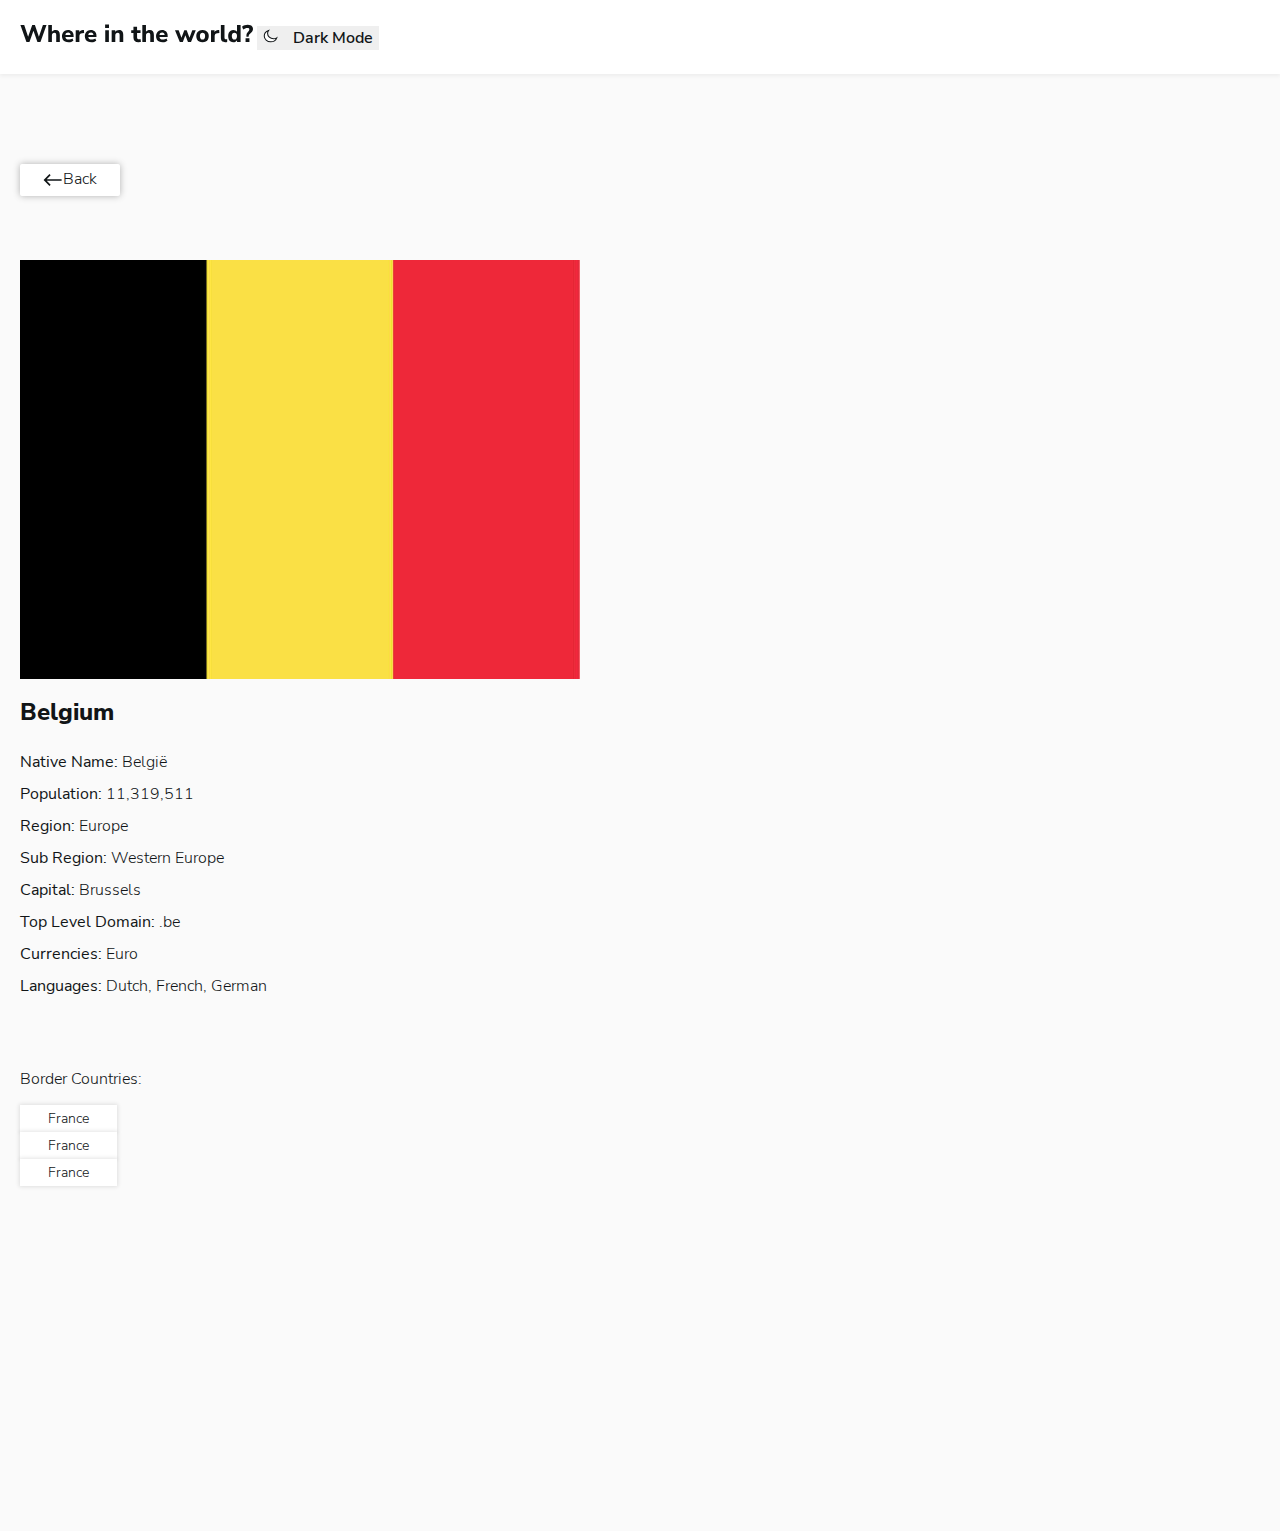
<file: belgium.html>
<!DOCTYPE html>
<html lang="en">
<head>
    <meta charset="UTF-8" />
    <meta http-equiv="X-UA-Compatible" content="IE=edge" />
    <meta name="viewport" content="width=device-width, initial-scale=1.0" />
    <link href="https://cdn.jsdelivr.net/npm/bootstrap@5.2.0/dist/css/bootstrap.min.css" rel="stylesheet"
        integrity="sha384-gH2yIJqKdNHPEq0n4Mqa/HGKIhSkIHeL5AyhkYV8i59U5AR6csBvApHHNl/vI1Bx" crossorigin="anonymous" />
    <link rel="stylesheet" href="./css/main.min.css" />
    <title>Countries</title>
</head>
<body>
    <!-- HEADER START -->
    <header class="site-header py-24">
        <div class="container">
            <div class="site-heade-inner d-flex justify-content-between align-items-center">
                <a class="logo" href="./index.html">
                    <svg class="logo-img" width="233" height="19" fill="currentColor"
                        xmlns="http://www.w3.org/2000/svg">
                        <path
                            d="M6.432 18 .408 1.08h3.816l3.888 11.568L12.216 1.08h2.688l3.984 11.76L22.92 1.08h3.6L20.448 18h-3.024l-3.96-11.232L9.456 18H6.432Zm21.843 0V1.08h3.624v6.744a3.91 3.91 0 0 1 1.608-1.368c.656-.32 1.384-.48 2.184-.48 2.768 0 4.152 1.648 4.152 4.944V18h-3.624v-6.912c0-.816-.152-1.4-.456-1.752-.304-.368-.752-.552-1.344-.552-.768 0-1.384.24-1.848.72-.448.48-.672 1.12-.672 1.92V18h-3.624Zm20.393.264c-1.392 0-2.592-.248-3.6-.744-.992-.512-1.76-1.224-2.304-2.136-.528-.928-.792-2.016-.792-3.264 0-1.216.256-2.28.768-3.192a5.655 5.655 0 0 1 2.136-2.16c.912-.528 1.96-.792 3.144-.792 1.712 0 3.072.544 4.08 1.632 1.008 1.072 1.512 2.528 1.512 4.368v.912h-8.184c.128.928.464 1.608 1.008 2.04.56.416 1.328.624 2.304.624.64 0 1.288-.096 1.944-.288a5.447 5.447 0 0 0 1.776-.888l.96 2.424c-.592.448-1.32.808-2.184 1.08a8.842 8.842 0 0 1-2.568.384Zm-.504-9.888c-.768 0-1.392.232-1.872.696-.464.464-.752 1.112-.864 1.944h5.184c-.096-1.76-.912-2.64-2.448-2.64ZM55.72 18V6.216h3.552v2.04c.56-1.376 1.76-2.136 3.6-2.28l1.056-.072.216 3.048-2.04.216c-1.792.176-2.688 1.088-2.688 2.736V18H55.72Zm15.8.264c-1.392 0-2.592-.248-3.6-.744-.992-.512-1.76-1.224-2.304-2.136-.528-.928-.792-2.016-.792-3.264 0-1.216.256-2.28.768-3.192a5.654 5.654 0 0 1 2.136-2.16c.912-.528 1.96-.792 3.144-.792 1.712 0 3.072.544 4.08 1.632 1.008 1.072 1.512 2.528 1.512 4.368v.912H68.28c.128.928.464 1.608 1.008 2.04.56.416 1.328.624 2.304.624.64 0 1.288-.096 1.944-.288a5.447 5.447 0 0 0 1.776-.888l.96 2.424c-.592.448-1.32.808-2.184 1.08a8.842 8.842 0 0 1-2.568.384Zm-.504-9.888c-.768 0-1.392.232-1.872.696-.464.464-.752 1.112-.864 1.944h5.184c-.096-1.76-.912-2.64-2.448-2.64Zm14.091-4.44V.552h3.912v3.384h-3.912ZM85.251 18V6.216h3.624V18h-3.624Zm6.422 0V6.216h3.552v1.728a3.94 3.94 0 0 1 1.608-1.464c.672-.336 1.424-.504 2.256-.504 1.392 0 2.432.408 3.12 1.224.688.8 1.032 2.04 1.032 3.72V18h-3.624v-6.912c0-.816-.152-1.4-.456-1.752-.304-.368-.752-.552-1.344-.552-.768 0-1.384.24-1.848.72-.448.48-.672 1.12-.672 1.92V18h-3.624Zm26.737.264c-3.312 0-4.968-1.608-4.968-4.824V8.928h-2.232V6.216h2.232V2.76h3.624v3.456h3.48v2.712h-3.48v4.368c0 .672.152 1.176.456 1.512.32.336.824.504 1.512.504.208 0 .424-.024.648-.072.24-.048.496-.112.768-.192l.528 2.64a4.586 4.586 0 0 1-1.2.408c-.464.112-.92.168-1.368.168Zm3.92-.264V1.08h3.624v6.744a3.91 3.91 0 0 1 1.608-1.368c.656-.32 1.384-.48 2.184-.48 2.768 0 4.152 1.648 4.152 4.944V18h-3.624v-6.912c0-.816-.152-1.4-.456-1.752-.304-.368-.752-.552-1.344-.552-.768 0-1.384.24-1.848.72-.448.48-.672 1.12-.672 1.92V18h-3.624Zm20.393.264c-1.392 0-2.592-.248-3.6-.744-.992-.512-1.76-1.224-2.304-2.136-.528-.928-.792-2.016-.792-3.264 0-1.216.256-2.28.768-3.192a5.654 5.654 0 0 1 2.136-2.16c.912-.528 1.96-.792 3.144-.792 1.712 0 3.072.544 4.08 1.632 1.008 1.072 1.512 2.528 1.512 4.368v.912h-8.184c.128.928.464 1.608 1.008 2.04.56.416 1.328.624 2.304.624.64 0 1.288-.096 1.944-.288a5.447 5.447 0 0 0 1.776-.888l.96 2.424c-.592.448-1.32.808-2.184 1.08a8.842 8.842 0 0 1-2.568.384Zm-.504-9.888c-.768 0-1.392.232-1.872.696-.464.464-.752 1.112-.864 1.944h5.184c-.096-1.76-.912-2.64-2.448-2.64ZM159.791 18 154.99 6.216h3.673l2.808 7.56 2.808-7.56h2.4l2.808 7.656 2.808-7.656h3.48L171.023 18h-3.072l-2.592-6.696-2.52 6.696h-3.048Zm22.718.264c-1.264 0-2.368-.248-3.312-.744a5.44 5.44 0 0 1-2.16-2.136c-.512-.928-.768-2.024-.768-3.288 0-1.248.256-2.328.768-3.24a5.242 5.242 0 0 1 2.16-2.136c.944-.496 2.048-.744 3.312-.744 1.264 0 2.36.248 3.288.744a5.207 5.207 0 0 1 2.184 2.136c.528.912.792 1.992.792 3.24 0 1.264-.264 2.36-.792 3.288a5.4 5.4 0 0 1-2.184 2.136c-.928.496-2.024.744-3.288.744Zm0-2.712c.768 0 1.392-.28 1.872-.84.496-.56.744-1.432.744-2.616 0-1.168-.248-2.024-.744-2.568-.48-.56-1.104-.84-1.872-.84s-1.392.28-1.872.84c-.48.544-.72 1.4-.72 2.568 0 1.184.24 2.056.72 2.616s1.104.84 1.872.84ZM190.978 18V6.216h3.552v2.04c.56-1.376 1.76-2.136 3.6-2.28l1.056-.072.216 3.048-2.04.216c-1.792.176-2.688 1.088-2.688 2.736V18h-3.696Zm14.283.264c-1.52 0-2.632-.392-3.336-1.176-.704-.8-1.056-1.984-1.056-3.552V1.08h3.624v12.312c0 1.28.568 1.92 1.704 1.92.176 0 .344-.008.504-.024.176-.016.344-.048.504-.096L207.157 18a6.784 6.784 0 0 1-1.896.264Zm8.067 0c-1.024 0-1.928-.248-2.712-.744-.768-.512-1.368-1.224-1.8-2.136-.432-.928-.648-2.024-.648-3.288 0-1.264.216-2.352.648-3.264.432-.912 1.032-1.616 1.8-2.112.784-.496 1.688-.744 2.712-.744.784 0 1.504.168 2.16.504.656.336 1.152.784 1.488 1.344V1.08h3.624V18h-3.552v-1.776c-.32.624-.816 1.12-1.488 1.488-.656.368-1.4.552-2.232.552Zm1.08-2.712c.768 0 1.392-.28 1.872-.84.496-.56.744-1.432.744-2.616 0-1.168-.248-2.024-.744-2.568-.48-.56-1.104-.84-1.872-.84s-1.392.28-1.872.84c-.48.544-.72 1.4-.72 2.568 0 1.184.24 2.056.72 2.616s1.104.84 1.872.84Zm12.008-2.904V11.52c0-.704.128-1.352.384-1.944.256-.608.696-1.248 1.32-1.92.448-.48.76-.888.936-1.224a2.39 2.39 0 0 0 .264-1.08c0-.448-.168-.8-.504-1.056-.32-.256-.784-.384-1.392-.384-1.488 0-2.888.536-4.2 1.608l-1.176-2.736c.704-.608 1.56-1.088 2.568-1.44a9.258 9.258 0 0 1 3.072-.528c1.056 0 1.984.176 2.784.528.8.336 1.416.816 1.848 1.44.448.608.672 1.32.672 2.136 0 .736-.168 1.416-.504 2.04-.32.624-.896 1.28-1.728 1.968-.752.624-1.272 1.168-1.56 1.632-.272.464-.44.912-.504 1.344l-.12.744h-2.16ZM225.552 18v-3.84h3.888V18h-3.888Z"
                            fill="currentColor" />
                    </svg>
                    <svg class="logo-img-m" width="134" height="12" fill="currentColor"
                        xmlns="http://www.w3.org/2000/svg">
                        <path
                            d="M13.286 1.13h2.072L11.844 11h-1.75L7.812 4.462 5.502 11h-1.75l-3.5-9.87h2.212l2.254 6.818L7.112 1.13h1.526l2.31 6.888 2.338-6.888Zm7.451 2.828c.822 0 1.433.243 1.834.728.402.476.602 1.2.602 2.17V11H21.06V6.954c0-.467-.088-.807-.266-1.022-.168-.215-.434-.322-.798-.322-.438 0-.793.14-1.064.42-.261.28-.392.653-.392 1.12V11h-2.114V1.13h2.114v3.906c.243-.355.55-.62.924-.798.383-.187.808-.28 1.274-.28ZM30.94 7.962h-4.48c.065.55.242.952.531 1.204.3.243.72.364 1.26.364.355 0 .705-.056 1.05-.168.355-.121.677-.29.966-.504l.56 1.414a3.812 3.812 0 0 1-1.232.616c-.476.15-.956.224-1.441.224-1.158 0-2.073-.317-2.744-.952-.663-.644-.994-1.517-.994-2.618 0-.7.144-1.32.433-1.862.29-.541.691-.961 1.204-1.26.514-.308 1.097-.462 1.75-.462.962 0 1.723.313 2.282.938.57.625.854 1.475.854 2.548v.518Zm-3.08-2.548c-.402 0-.724.13-.966.392-.234.252-.378.62-.434 1.106h2.701c-.027-.495-.154-.868-.378-1.12-.214-.252-.522-.378-.924-.378Zm9.27.28-1.19.126c-.588.056-1.003.224-1.246.504-.242.27-.364.635-.364 1.092V11h-2.114V4.126h2.03v1.162c.346-.793 1.06-1.227 2.142-1.302l.616-.042.126 1.75Zm6.757 2.268h-4.48c.065.55.242.952.532 1.204.298.243.718.364 1.26.364.354 0 .704-.056 1.05-.168.354-.121.676-.29.966-.504l.56 1.414a3.81 3.81 0 0 1-1.232.616c-.476.15-.957.224-1.442.224-1.158 0-2.072-.317-2.744-.952-.663-.644-.994-1.517-.994-2.618 0-.7.144-1.32.434-1.862.29-.541.69-.961 1.204-1.26.513-.308 1.096-.462 1.75-.462.961 0 1.722.313 2.282.938.57.625.854 1.475.854 2.548v.518Zm-3.08-2.548c-.402 0-.724.13-.966.392-.234.252-.378.62-.434 1.106h2.702c-.028-.495-.154-.868-.378-1.12-.215-.252-.523-.378-.924-.378ZM49.074 11V4.126h2.114V11h-2.114ZM49.004.822h2.268v1.974h-2.268V.822Zm8.114 3.136c.822 0 1.433.243 1.834.728.401.476.602 1.2.602 2.17V11H57.44V6.954c0-.467-.088-.807-.266-1.022-.168-.215-.434-.322-.798-.322-.438 0-.793.14-1.064.42-.261.28-.392.653-.392 1.12V11h-2.114V4.126h2.058v.98c.243-.373.556-.658.938-.854.392-.196.83-.294 1.316-.294Zm11.732 5.6c.215 0 .44-.014.672-.042l-.112 1.54c-.27.037-.54.056-.811.056-1.046 0-1.811-.229-2.297-.686-.476-.457-.714-1.153-.714-2.086V5.708h-1.301V4.126h1.301V2.11h2.115v2.016h1.721v1.582h-1.722v2.618c0 .821.383 1.232 1.148 1.232Zm5.919-5.6c.82 0 1.432.243 1.834.728.4.476.602 1.2.602 2.17V11H75.09V6.954c0-.467-.09-.807-.266-1.022-.169-.215-.434-.322-.799-.322-.438 0-.793.14-1.063.42-.262.28-.392.653-.392 1.12V11h-2.114V1.13h2.114v3.906c.242-.355.55-.62.924-.798.382-.187.807-.28 1.273-.28ZM84.97 7.962h-4.48c.065.55.242.952.532 1.204.298.243.718.364 1.26.364.354 0 .704-.056 1.05-.168.354-.121.676-.29.966-.504l.56 1.414a3.812 3.812 0 0 1-1.232.616c-.476.15-.957.224-1.442.224-1.158 0-2.072-.317-2.744-.952-.663-.644-.994-1.517-.994-2.618 0-.7.144-1.32.434-1.862.289-.541.69-.961 1.204-1.26.513-.308 1.096-.462 1.75-.462.961 0 1.722.313 2.282.938.569.625.854 1.475.854 2.548v.518Zm-3.08-2.548c-.402 0-.724.13-.966.392-.234.252-.378.62-.434 1.106h2.702c-.028-.495-.154-.868-.378-1.12-.215-.252-.523-.378-.924-.378Zm17.507-1.288h2.058L98.67 11h-1.792l-1.512-3.878L93.896 11h-1.778l-2.8-6.874h2.156l1.624 4.354 1.624-4.354h1.428l1.638 4.396 1.61-4.396Zm6.013 6.986c-.728 0-1.367-.145-1.918-.434a3.15 3.15 0 0 1-1.274-1.246c-.299-.541-.448-1.176-.448-1.904s.149-1.358.448-1.89a3.037 3.037 0 0 1 1.274-1.246c.551-.29 1.19-.434 1.918-.434s1.367.145 1.918.434c.551.29.975.705 1.274 1.246.299.532.448 1.162.448 1.89s-.149 1.363-.448 1.904a3.15 3.15 0 0 1-1.274 1.246c-.551.29-1.19.434-1.918.434Zm0-1.61c1.027 0 1.54-.658 1.54-1.974 0-.663-.135-1.157-.406-1.484-.261-.327-.639-.49-1.134-.49-1.027 0-1.54.658-1.54 1.974 0 1.316.513 1.974 1.54 1.974Zm9.84-3.808-1.19.126c-.588.056-1.003.224-1.246.504-.242.27-.364.635-.364 1.092V11h-2.114V4.126h2.03v1.162c.346-.793 1.06-1.227 2.142-1.302l.616-.042.126 1.75Zm.706 5.306V1.13h2.114V11h-2.114Zm10.69-9.87V11h-2.1V9.978a2.184 2.184 0 0 1-.882.84 2.698 2.698 0 0 1-1.274.294c-.588 0-1.115-.15-1.582-.448a3.146 3.146 0 0 1-1.078-1.274c-.252-.55-.378-1.18-.378-1.89s.126-1.33.378-1.862c.261-.541.621-.957 1.078-1.246.457-.29.985-.434 1.582-.434.467 0 .887.098 1.26.294.383.196.677.471.882.826V1.13h2.114Zm-3.64 8.372c.495 0 .873-.168 1.134-.504.271-.345.406-.835.406-1.47s-.135-1.12-.406-1.456c-.261-.336-.639-.504-1.134-.504-.495 0-.877.168-1.148.504-.271.327-.406.803-.406 1.428 0 .635.135 1.13.406 1.484.271.345.653.518 1.148.518Zm7.004-2.324c0-.485.089-.887.266-1.204a5.87 5.87 0 0 1 .742-1.036c.243-.28.42-.518.532-.714.121-.196.182-.41.182-.644 0-.28-.093-.495-.28-.644-.187-.15-.453-.224-.798-.224-.373 0-.779.084-1.218.252a5.802 5.802 0 0 0-1.288.7l-.7-1.554c.383-.336.882-.602 1.498-.798a5.983 5.983 0 0 1 1.876-.308c.597 0 1.125.103 1.582.308.467.196.826.476 1.078.84.261.355.392.76.392 1.218 0 .345-.065.663-.196.952-.131.28-.289.527-.476.742a10.69 10.69 0 0 1-.742.756c-.355.336-.621.62-.798.854a1.632 1.632 0 0 0-.336.742l-.084.462h-1.232v-.7ZM129.535 11V8.76h2.254V11h-2.254Z"
                            fill="currentColor" />
                    </svg>
                </a>
                <button class="site-header-btn js-dark-btn bg-transparent d-flex align-items-center" type="button">
                    Dark Mode
                </button>
            </div>
        </div>
    </header>
    <!-- HEADER FINSIH -->

    <main class="site-main">
        <section class="belgium">
           <div class="container">
               <div class="belgium-wrapper d-flex flex-column flex-lg-row align-items-md-center justify-content-lg-between">
                    <div class="flag-wrap">
                        <a class="back-link align-items-center" href="./index.html">
                            <svg class="me-2" width="20" height="20" viewBox="0 0 20 20" fill="none" xmlns="http://www.w3.org/2000/svg">
                                <g id="call-made">
                                <path id="Shape" fill-rule="evenodd" clip-rule="evenodd" d="M6.46447 4.10744L7.64298 5.28596L3.75389 9.17504L18.6031 9.17504L18.6031 10.825L3.75389 10.825L7.64298 14.714L6.46447 15.8926L0.57191 10L6.46447 4.10744Z" fill="currentColor"/>
                                </g>
                                </svg>
                            Back
                        </a>
                        <div>
                            <img class="img-fluid rounded" src="./images/belgium.jpg" alt="Belgium flag">
                        </div>
                    </div>
                    <div class="mt-5">
                        <div class="text-wrap">
                            <div class="text-wrap-start">
                                <h2 class="fw-bold belgium-title fs-sm-2">Belgium</h2>
                               <div class="d-flex flex-column flex-md-row">
                                 <ul class="belgium-list text-list">
                                     <li class="belgium-item fw-light d-flex">
                                         <strong class="fw-bold">Native Name:</strong>
                                         België
                                     </li>
                                     <li class="belgium-item">
                                         <strong class="fw-bold">Population:</strong>
                                         11,319,511 
                                     </li>
                                     <li class="belgium-item">
                                         <strong class="fw-bold">Region:</strong>
                                         Europe
                                     </li>
                                     <li class="belgium-item">
                                         <strong class="fw-bold">Sub Region:</strong>
                                         Western Europe
                                     </li>
                                     <li class="belgium-item">
                                         <strong class="fw-bold">Capital:</strong>
                                         Brussels
                                     </li>
                                 </ul>
                                 <ul class="belgium-list">
                                     <li class="belgium-item">
                                         <strong class="fw-bold">Top Level Domain:</strong>
                                         .be
                                     </li>
                                     <li class="belgium-item">
                                         <strong class="fw-bold">Currencies:</strong>
                                         Euro
                                     </li>
                                     <li class="belgium-item">
                                         <strong class="fw-bold">Languages:</strong>
                                         Dutch, French, German
                                     </li>
                                 </ul>
                               </div>
                            </div>
                            <div class="d-flex align-items-start flex-column flex-sm-row">
                                <p class="mb-3 mb-sm-0 me-sm-3 countries-link-title">Border Countries: </p>
                                <ul class="belgium-list d-flex">
                                  <li class="me-2">
                                    <a class="countries-link" href="#">France</a>
                                  </li>
                                  <li class="me-2">
                                    <a class="countries-link" href="#">France</a>
                                  </li>
                                  <li>
                                    <a class="countries-link" href="#">France</a>
                                  </li>
                                </ul>
                              </div>
                        </div>
                    </div>
               </div>
           </div>
        </section>
    </main>

     <!-- FOOTER START -->
     <footer class="site-footer"></footer>
     <!-- FOOTER FINSIH -->
 
 
     <!-- Js -->
     <script src="./js/main.js"></script>
 </body>
 </html>
</file>
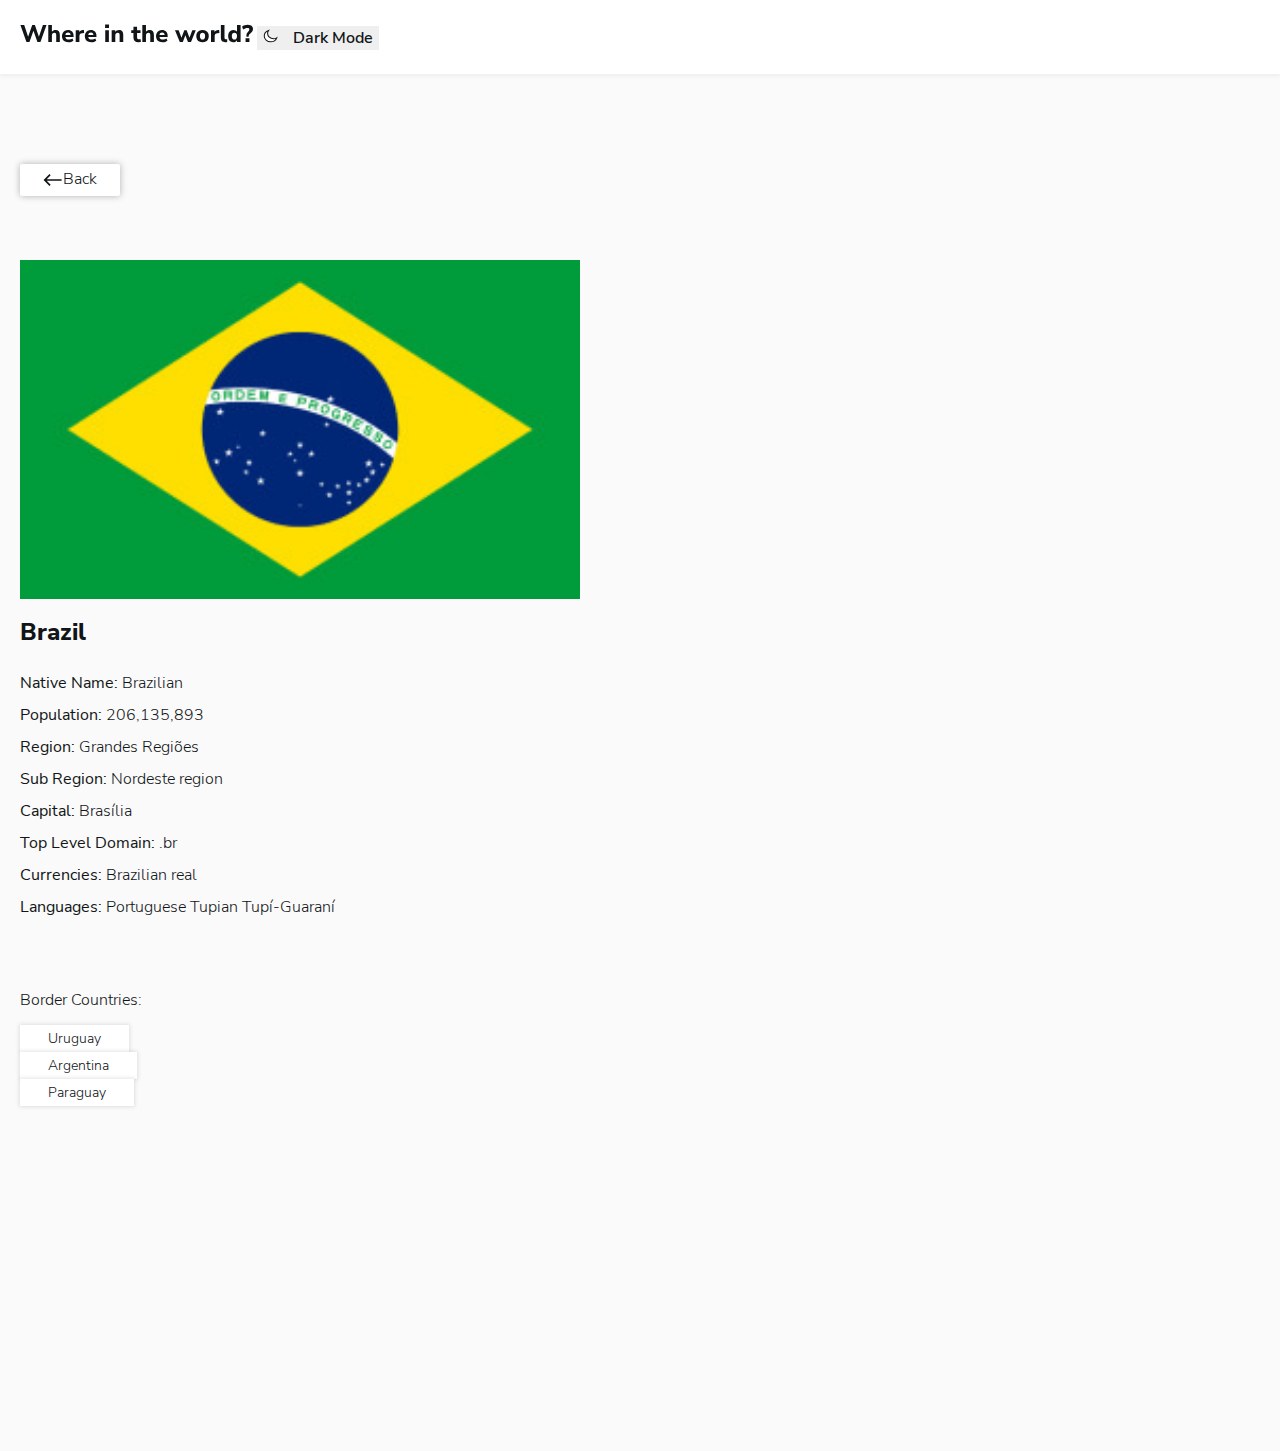
<file: brazil.html>
<!DOCTYPE html>
<html lang="en">
<head>
    <meta charset="UTF-8" />
    <meta http-equiv="X-UA-Compatible" content="IE=edge" />
    <meta name="viewport" content="width=device-width, initial-scale=1.0" />
    <link href="https://cdn.jsdelivr.net/npm/bootstrap@5.2.0/dist/css/bootstrap.min.css" rel="stylesheet"
        integrity="sha384-gH2yIJqKdNHPEq0n4Mqa/HGKIhSkIHeL5AyhkYV8i59U5AR6csBvApHHNl/vI1Bx" crossorigin="anonymous" />
    <link rel="stylesheet" href="./css/main.min.css" />
    <title>Countries</title>
</head>
<body>
    <!-- HEADER START -->
    <header class="site-header py-24">
        <div class="container">
            <div class="site-heade-inner d-flex justify-content-between align-items-center">
                <a class="logo" href="./index.html">
                    <svg class="logo-img" width="233" height="19" fill="currentColor"
                        xmlns="http://www.w3.org/2000/svg">
                        <path
                            d="M6.432 18 .408 1.08h3.816l3.888 11.568L12.216 1.08h2.688l3.984 11.76L22.92 1.08h3.6L20.448 18h-3.024l-3.96-11.232L9.456 18H6.432Zm21.843 0V1.08h3.624v6.744a3.91 3.91 0 0 1 1.608-1.368c.656-.32 1.384-.48 2.184-.48 2.768 0 4.152 1.648 4.152 4.944V18h-3.624v-6.912c0-.816-.152-1.4-.456-1.752-.304-.368-.752-.552-1.344-.552-.768 0-1.384.24-1.848.72-.448.48-.672 1.12-.672 1.92V18h-3.624Zm20.393.264c-1.392 0-2.592-.248-3.6-.744-.992-.512-1.76-1.224-2.304-2.136-.528-.928-.792-2.016-.792-3.264 0-1.216.256-2.28.768-3.192a5.655 5.655 0 0 1 2.136-2.16c.912-.528 1.96-.792 3.144-.792 1.712 0 3.072.544 4.08 1.632 1.008 1.072 1.512 2.528 1.512 4.368v.912h-8.184c.128.928.464 1.608 1.008 2.04.56.416 1.328.624 2.304.624.64 0 1.288-.096 1.944-.288a5.447 5.447 0 0 0 1.776-.888l.96 2.424c-.592.448-1.32.808-2.184 1.08a8.842 8.842 0 0 1-2.568.384Zm-.504-9.888c-.768 0-1.392.232-1.872.696-.464.464-.752 1.112-.864 1.944h5.184c-.096-1.76-.912-2.64-2.448-2.64ZM55.72 18V6.216h3.552v2.04c.56-1.376 1.76-2.136 3.6-2.28l1.056-.072.216 3.048-2.04.216c-1.792.176-2.688 1.088-2.688 2.736V18H55.72Zm15.8.264c-1.392 0-2.592-.248-3.6-.744-.992-.512-1.76-1.224-2.304-2.136-.528-.928-.792-2.016-.792-3.264 0-1.216.256-2.28.768-3.192a5.654 5.654 0 0 1 2.136-2.16c.912-.528 1.96-.792 3.144-.792 1.712 0 3.072.544 4.08 1.632 1.008 1.072 1.512 2.528 1.512 4.368v.912H68.28c.128.928.464 1.608 1.008 2.04.56.416 1.328.624 2.304.624.64 0 1.288-.096 1.944-.288a5.447 5.447 0 0 0 1.776-.888l.96 2.424c-.592.448-1.32.808-2.184 1.08a8.842 8.842 0 0 1-2.568.384Zm-.504-9.888c-.768 0-1.392.232-1.872.696-.464.464-.752 1.112-.864 1.944h5.184c-.096-1.76-.912-2.64-2.448-2.64Zm14.091-4.44V.552h3.912v3.384h-3.912ZM85.251 18V6.216h3.624V18h-3.624Zm6.422 0V6.216h3.552v1.728a3.94 3.94 0 0 1 1.608-1.464c.672-.336 1.424-.504 2.256-.504 1.392 0 2.432.408 3.12 1.224.688.8 1.032 2.04 1.032 3.72V18h-3.624v-6.912c0-.816-.152-1.4-.456-1.752-.304-.368-.752-.552-1.344-.552-.768 0-1.384.24-1.848.72-.448.48-.672 1.12-.672 1.92V18h-3.624Zm26.737.264c-3.312 0-4.968-1.608-4.968-4.824V8.928h-2.232V6.216h2.232V2.76h3.624v3.456h3.48v2.712h-3.48v4.368c0 .672.152 1.176.456 1.512.32.336.824.504 1.512.504.208 0 .424-.024.648-.072.24-.048.496-.112.768-.192l.528 2.64a4.586 4.586 0 0 1-1.2.408c-.464.112-.92.168-1.368.168Zm3.92-.264V1.08h3.624v6.744a3.91 3.91 0 0 1 1.608-1.368c.656-.32 1.384-.48 2.184-.48 2.768 0 4.152 1.648 4.152 4.944V18h-3.624v-6.912c0-.816-.152-1.4-.456-1.752-.304-.368-.752-.552-1.344-.552-.768 0-1.384.24-1.848.72-.448.48-.672 1.12-.672 1.92V18h-3.624Zm20.393.264c-1.392 0-2.592-.248-3.6-.744-.992-.512-1.76-1.224-2.304-2.136-.528-.928-.792-2.016-.792-3.264 0-1.216.256-2.28.768-3.192a5.654 5.654 0 0 1 2.136-2.16c.912-.528 1.96-.792 3.144-.792 1.712 0 3.072.544 4.08 1.632 1.008 1.072 1.512 2.528 1.512 4.368v.912h-8.184c.128.928.464 1.608 1.008 2.04.56.416 1.328.624 2.304.624.64 0 1.288-.096 1.944-.288a5.447 5.447 0 0 0 1.776-.888l.96 2.424c-.592.448-1.32.808-2.184 1.08a8.842 8.842 0 0 1-2.568.384Zm-.504-9.888c-.768 0-1.392.232-1.872.696-.464.464-.752 1.112-.864 1.944h5.184c-.096-1.76-.912-2.64-2.448-2.64ZM159.791 18 154.99 6.216h3.673l2.808 7.56 2.808-7.56h2.4l2.808 7.656 2.808-7.656h3.48L171.023 18h-3.072l-2.592-6.696-2.52 6.696h-3.048Zm22.718.264c-1.264 0-2.368-.248-3.312-.744a5.44 5.44 0 0 1-2.16-2.136c-.512-.928-.768-2.024-.768-3.288 0-1.248.256-2.328.768-3.24a5.242 5.242 0 0 1 2.16-2.136c.944-.496 2.048-.744 3.312-.744 1.264 0 2.36.248 3.288.744a5.207 5.207 0 0 1 2.184 2.136c.528.912.792 1.992.792 3.24 0 1.264-.264 2.36-.792 3.288a5.4 5.4 0 0 1-2.184 2.136c-.928.496-2.024.744-3.288.744Zm0-2.712c.768 0 1.392-.28 1.872-.84.496-.56.744-1.432.744-2.616 0-1.168-.248-2.024-.744-2.568-.48-.56-1.104-.84-1.872-.84s-1.392.28-1.872.84c-.48.544-.72 1.4-.72 2.568 0 1.184.24 2.056.72 2.616s1.104.84 1.872.84ZM190.978 18V6.216h3.552v2.04c.56-1.376 1.76-2.136 3.6-2.28l1.056-.072.216 3.048-2.04.216c-1.792.176-2.688 1.088-2.688 2.736V18h-3.696Zm14.283.264c-1.52 0-2.632-.392-3.336-1.176-.704-.8-1.056-1.984-1.056-3.552V1.08h3.624v12.312c0 1.28.568 1.92 1.704 1.92.176 0 .344-.008.504-.024.176-.016.344-.048.504-.096L207.157 18a6.784 6.784 0 0 1-1.896.264Zm8.067 0c-1.024 0-1.928-.248-2.712-.744-.768-.512-1.368-1.224-1.8-2.136-.432-.928-.648-2.024-.648-3.288 0-1.264.216-2.352.648-3.264.432-.912 1.032-1.616 1.8-2.112.784-.496 1.688-.744 2.712-.744.784 0 1.504.168 2.16.504.656.336 1.152.784 1.488 1.344V1.08h3.624V18h-3.552v-1.776c-.32.624-.816 1.12-1.488 1.488-.656.368-1.4.552-2.232.552Zm1.08-2.712c.768 0 1.392-.28 1.872-.84.496-.56.744-1.432.744-2.616 0-1.168-.248-2.024-.744-2.568-.48-.56-1.104-.84-1.872-.84s-1.392.28-1.872.84c-.48.544-.72 1.4-.72 2.568 0 1.184.24 2.056.72 2.616s1.104.84 1.872.84Zm12.008-2.904V11.52c0-.704.128-1.352.384-1.944.256-.608.696-1.248 1.32-1.92.448-.48.76-.888.936-1.224a2.39 2.39 0 0 0 .264-1.08c0-.448-.168-.8-.504-1.056-.32-.256-.784-.384-1.392-.384-1.488 0-2.888.536-4.2 1.608l-1.176-2.736c.704-.608 1.56-1.088 2.568-1.44a9.258 9.258 0 0 1 3.072-.528c1.056 0 1.984.176 2.784.528.8.336 1.416.816 1.848 1.44.448.608.672 1.32.672 2.136 0 .736-.168 1.416-.504 2.04-.32.624-.896 1.28-1.728 1.968-.752.624-1.272 1.168-1.56 1.632-.272.464-.44.912-.504 1.344l-.12.744h-2.16ZM225.552 18v-3.84h3.888V18h-3.888Z"
                            fill="currentColor" />
                    </svg>
                    <svg class="logo-img-m" width="134" height="12" fill="currentColor"
                        xmlns="http://www.w3.org/2000/svg">
                        <path
                            d="M13.286 1.13h2.072L11.844 11h-1.75L7.812 4.462 5.502 11h-1.75l-3.5-9.87h2.212l2.254 6.818L7.112 1.13h1.526l2.31 6.888 2.338-6.888Zm7.451 2.828c.822 0 1.433.243 1.834.728.402.476.602 1.2.602 2.17V11H21.06V6.954c0-.467-.088-.807-.266-1.022-.168-.215-.434-.322-.798-.322-.438 0-.793.14-1.064.42-.261.28-.392.653-.392 1.12V11h-2.114V1.13h2.114v3.906c.243-.355.55-.62.924-.798.383-.187.808-.28 1.274-.28ZM30.94 7.962h-4.48c.065.55.242.952.531 1.204.3.243.72.364 1.26.364.355 0 .705-.056 1.05-.168.355-.121.677-.29.966-.504l.56 1.414a3.812 3.812 0 0 1-1.232.616c-.476.15-.956.224-1.441.224-1.158 0-2.073-.317-2.744-.952-.663-.644-.994-1.517-.994-2.618 0-.7.144-1.32.433-1.862.29-.541.691-.961 1.204-1.26.514-.308 1.097-.462 1.75-.462.962 0 1.723.313 2.282.938.57.625.854 1.475.854 2.548v.518Zm-3.08-2.548c-.402 0-.724.13-.966.392-.234.252-.378.62-.434 1.106h2.701c-.027-.495-.154-.868-.378-1.12-.214-.252-.522-.378-.924-.378Zm9.27.28-1.19.126c-.588.056-1.003.224-1.246.504-.242.27-.364.635-.364 1.092V11h-2.114V4.126h2.03v1.162c.346-.793 1.06-1.227 2.142-1.302l.616-.042.126 1.75Zm6.757 2.268h-4.48c.065.55.242.952.532 1.204.298.243.718.364 1.26.364.354 0 .704-.056 1.05-.168.354-.121.676-.29.966-.504l.56 1.414a3.81 3.81 0 0 1-1.232.616c-.476.15-.957.224-1.442.224-1.158 0-2.072-.317-2.744-.952-.663-.644-.994-1.517-.994-2.618 0-.7.144-1.32.434-1.862.29-.541.69-.961 1.204-1.26.513-.308 1.096-.462 1.75-.462.961 0 1.722.313 2.282.938.57.625.854 1.475.854 2.548v.518Zm-3.08-2.548c-.402 0-.724.13-.966.392-.234.252-.378.62-.434 1.106h2.702c-.028-.495-.154-.868-.378-1.12-.215-.252-.523-.378-.924-.378ZM49.074 11V4.126h2.114V11h-2.114ZM49.004.822h2.268v1.974h-2.268V.822Zm8.114 3.136c.822 0 1.433.243 1.834.728.401.476.602 1.2.602 2.17V11H57.44V6.954c0-.467-.088-.807-.266-1.022-.168-.215-.434-.322-.798-.322-.438 0-.793.14-1.064.42-.261.28-.392.653-.392 1.12V11h-2.114V4.126h2.058v.98c.243-.373.556-.658.938-.854.392-.196.83-.294 1.316-.294Zm11.732 5.6c.215 0 .44-.014.672-.042l-.112 1.54c-.27.037-.54.056-.811.056-1.046 0-1.811-.229-2.297-.686-.476-.457-.714-1.153-.714-2.086V5.708h-1.301V4.126h1.301V2.11h2.115v2.016h1.721v1.582h-1.722v2.618c0 .821.383 1.232 1.148 1.232Zm5.919-5.6c.82 0 1.432.243 1.834.728.4.476.602 1.2.602 2.17V11H75.09V6.954c0-.467-.09-.807-.266-1.022-.169-.215-.434-.322-.799-.322-.438 0-.793.14-1.063.42-.262.28-.392.653-.392 1.12V11h-2.114V1.13h2.114v3.906c.242-.355.55-.62.924-.798.382-.187.807-.28 1.273-.28ZM84.97 7.962h-4.48c.065.55.242.952.532 1.204.298.243.718.364 1.26.364.354 0 .704-.056 1.05-.168.354-.121.676-.29.966-.504l.56 1.414a3.812 3.812 0 0 1-1.232.616c-.476.15-.957.224-1.442.224-1.158 0-2.072-.317-2.744-.952-.663-.644-.994-1.517-.994-2.618 0-.7.144-1.32.434-1.862.289-.541.69-.961 1.204-1.26.513-.308 1.096-.462 1.75-.462.961 0 1.722.313 2.282.938.569.625.854 1.475.854 2.548v.518Zm-3.08-2.548c-.402 0-.724.13-.966.392-.234.252-.378.62-.434 1.106h2.702c-.028-.495-.154-.868-.378-1.12-.215-.252-.523-.378-.924-.378Zm17.507-1.288h2.058L98.67 11h-1.792l-1.512-3.878L93.896 11h-1.778l-2.8-6.874h2.156l1.624 4.354 1.624-4.354h1.428l1.638 4.396 1.61-4.396Zm6.013 6.986c-.728 0-1.367-.145-1.918-.434a3.15 3.15 0 0 1-1.274-1.246c-.299-.541-.448-1.176-.448-1.904s.149-1.358.448-1.89a3.037 3.037 0 0 1 1.274-1.246c.551-.29 1.19-.434 1.918-.434s1.367.145 1.918.434c.551.29.975.705 1.274 1.246.299.532.448 1.162.448 1.89s-.149 1.363-.448 1.904a3.15 3.15 0 0 1-1.274 1.246c-.551.29-1.19.434-1.918.434Zm0-1.61c1.027 0 1.54-.658 1.54-1.974 0-.663-.135-1.157-.406-1.484-.261-.327-.639-.49-1.134-.49-1.027 0-1.54.658-1.54 1.974 0 1.316.513 1.974 1.54 1.974Zm9.84-3.808-1.19.126c-.588.056-1.003.224-1.246.504-.242.27-.364.635-.364 1.092V11h-2.114V4.126h2.03v1.162c.346-.793 1.06-1.227 2.142-1.302l.616-.042.126 1.75Zm.706 5.306V1.13h2.114V11h-2.114Zm10.69-9.87V11h-2.1V9.978a2.184 2.184 0 0 1-.882.84 2.698 2.698 0 0 1-1.274.294c-.588 0-1.115-.15-1.582-.448a3.146 3.146 0 0 1-1.078-1.274c-.252-.55-.378-1.18-.378-1.89s.126-1.33.378-1.862c.261-.541.621-.957 1.078-1.246.457-.29.985-.434 1.582-.434.467 0 .887.098 1.26.294.383.196.677.471.882.826V1.13h2.114Zm-3.64 8.372c.495 0 .873-.168 1.134-.504.271-.345.406-.835.406-1.47s-.135-1.12-.406-1.456c-.261-.336-.639-.504-1.134-.504-.495 0-.877.168-1.148.504-.271.327-.406.803-.406 1.428 0 .635.135 1.13.406 1.484.271.345.653.518 1.148.518Zm7.004-2.324c0-.485.089-.887.266-1.204a5.87 5.87 0 0 1 .742-1.036c.243-.28.42-.518.532-.714.121-.196.182-.41.182-.644 0-.28-.093-.495-.28-.644-.187-.15-.453-.224-.798-.224-.373 0-.779.084-1.218.252a5.802 5.802 0 0 0-1.288.7l-.7-1.554c.383-.336.882-.602 1.498-.798a5.983 5.983 0 0 1 1.876-.308c.597 0 1.125.103 1.582.308.467.196.826.476 1.078.84.261.355.392.76.392 1.218 0 .345-.065.663-.196.952-.131.28-.289.527-.476.742a10.69 10.69 0 0 1-.742.756c-.355.336-.621.62-.798.854a1.632 1.632 0 0 0-.336.742l-.084.462h-1.232v-.7ZM129.535 11V8.76h2.254V11h-2.254Z"
                            fill="currentColor" />
                    </svg>
                </a>
                <button class="site-header-btn js-dark-btn bg-transparent d-flex align-items-center" type="button">
                    Dark Mode
                </button>
            </div>
        </div>
    </header>
    <!-- HEADER FINSIH -->

    <main class="site-main">
        <section class="belgium">
           <div class="container">
               <div class="belgium-wrapper d-flex flex-column flex-lg-row align-items-md-center justify-content-lg-between">
                    <div class="flag-wrap">
                        <a class="back-link align-items-center" href="./index.html">
                            <svg class="me-2" width="20" height="20" viewBox="0 0 20 20" fill="none" xmlns="http://www.w3.org/2000/svg">
                                <g id="call-made">
                                <path id="Shape" fill-rule="evenodd" clip-rule="evenodd" d="M6.46447 4.10744L7.64298 5.28596L3.75389 9.17504L18.6031 9.17504L18.6031 10.825L3.75389 10.825L7.64298 14.714L6.46447 15.8926L0.57191 10L6.46447 4.10744Z" fill="currentColor"/>
                                </g>
                                </svg>
                            Back
                        </a>
                        <div>
                            <img class="img-fluid rounded" src="./images/Brazil-flag.jpg" width="560" height="400" alt="Belgium flag">
                        </div>
                    </div>
                    <div class="mt-5">
                        <div class="text-wrap mt-5">
                            <div class="text-wrap-start">
                                <h2 class="fw-bold belgium-title fs-sm-2">Brazil</h2>
                               <div class="d-flex flex-column flex-md-row">
                                 <ul class="belgium-list text-list">
                                     <li class="belgium-item fw-light d-flex">
                                         <strong class="fw-bold">Native Name: </strong>
                                           Brazilian
                                     </li>
                                     <li class="belgium-item">
                                         <strong class="fw-bold fs-1-md">Population:</strong>
                                          206,135,893
                                     </li>
                                     <li class="belgium-item">
                                         <strong class="fw-bold">Region:</strong>
                                          Grandes Regiões
                                     </li>
                                     <li class="belgium-item">
                                         <strong class="fw-bold">Sub Region:</strong>
                                          Nordeste region
                                     </li>
                                     <li class="belgium-item">
                                         <strong class="fw-bold">Capital:</strong>
                                          Brasília
                                     </li>
                                 </ul>
                                 <ul class="belgium-list">
                                     <li class="belgium-item">
                                         <strong class="fw-bold">Top Level Domain:</strong>
                                         .br
                                     </li>
                                     <li class="belgium-item">
                                         <strong class="fw-bold">Currencies:</strong>
                                         Brazilian real
                                     </li>
                                     <li class="belgium-item">
                                         <strong class="fw-bold">Languages:</strong>	
                                            Portuguese
                                            Tupian
                                            Tupí-Guaraní
                                     </li>
                                 </ul>
                               </div>
                            </div>
                            <div class="d-flex align-items-start flex-column flex-sm-row">
                                <p class="mb-3 mb-sm-0 me-sm-3 countries-link-title">Border Countries: </p>
                                <ul class="belgium-list d-flex">
                                  <li class="me-2 mb-2 sm-mb-0">
                                    <a class="countries-link" href="#">Uruguay</a>
                                  </li>
                                  <li class="me-2">
                                    <a class="countries-link" href="#">Argentina</a>
                                  </li>
                                  <li>
                                    <a class="countries-link" href="#">Paraguay</a>
                                  </li>
                                </ul>
                              </div>
                        </div>
                    </div>
               </div>
           </div>
        </section>
    </main>

     <!-- FOOTER START -->
     <footer class="site-footer"></footer>
     <!-- FOOTER FINSIH -->
 
 
     <!-- Js -->
     <script src="./js/main.js"></script>
 </body>
 </html>
</file>
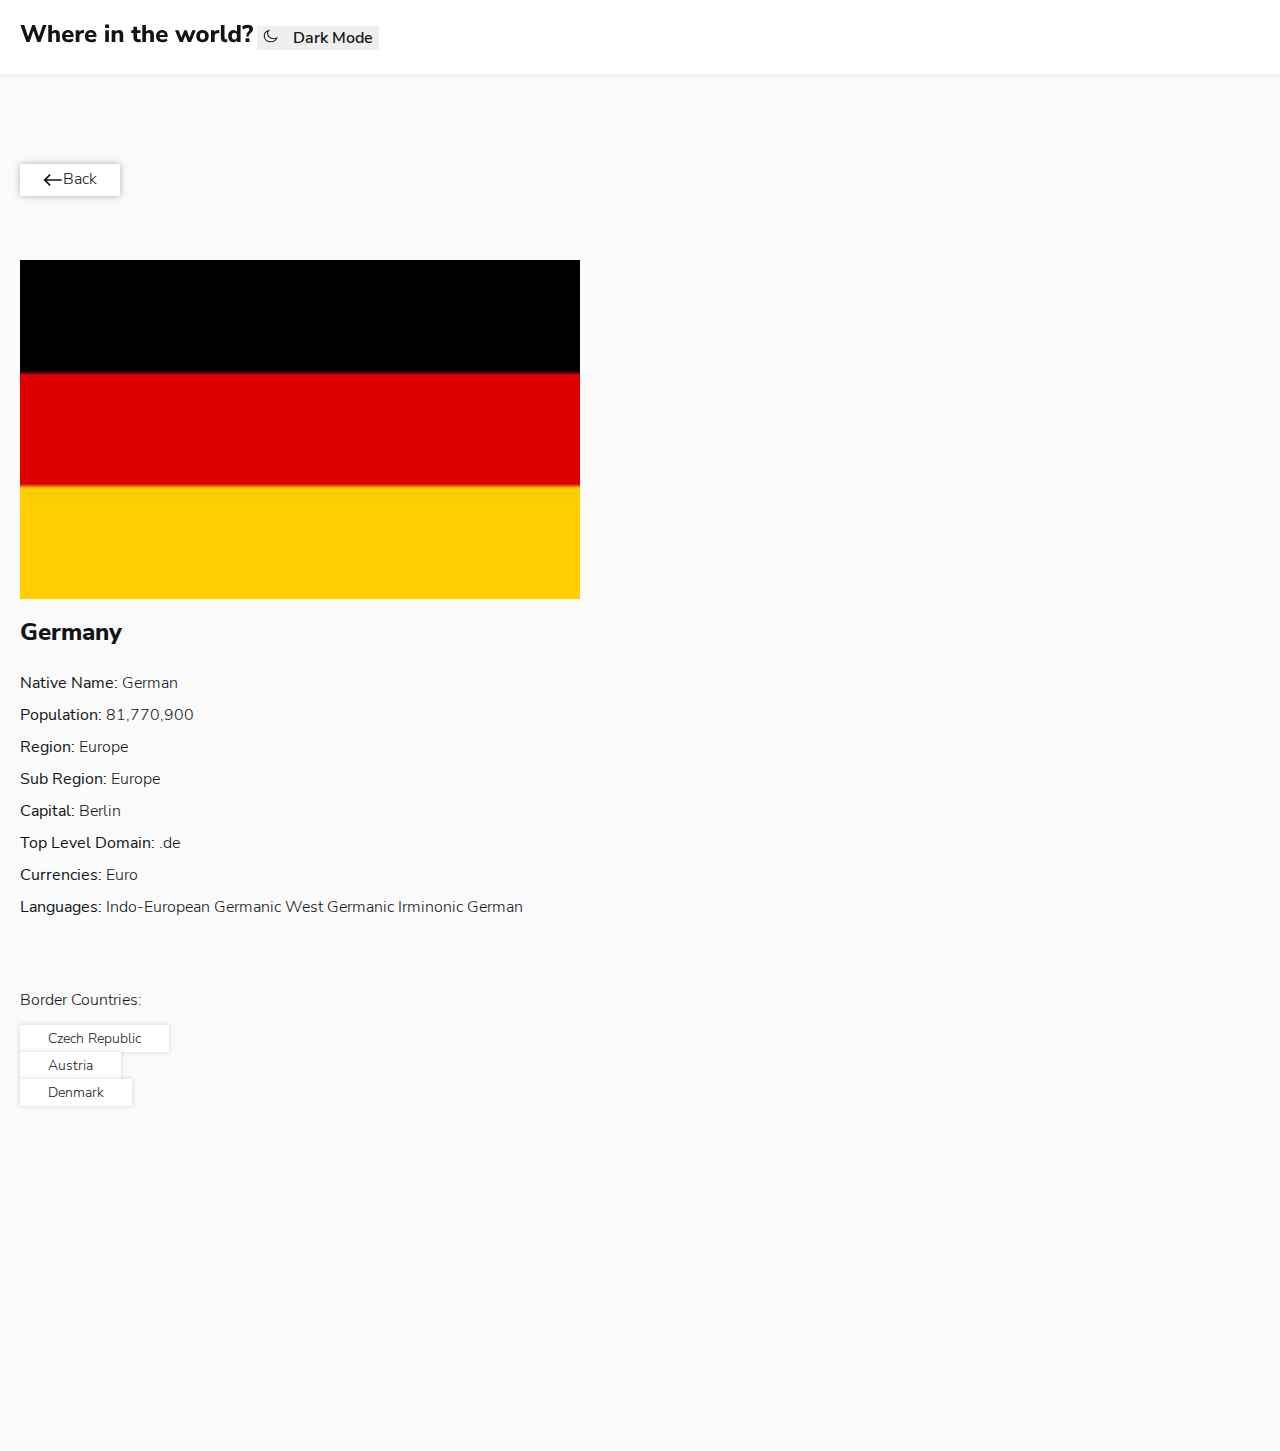
<file: germany.html>
<!DOCTYPE html>
<html lang="en">
<head>
    <meta charset="UTF-8" />
    <meta http-equiv="X-UA-Compatible" content="IE=edge" />
    <meta name="viewport" content="width=device-width, initial-scale=1.0" />
    <link href="https://cdn.jsdelivr.net/npm/bootstrap@5.2.0/dist/css/bootstrap.min.css" rel="stylesheet"
        integrity="sha384-gH2yIJqKdNHPEq0n4Mqa/HGKIhSkIHeL5AyhkYV8i59U5AR6csBvApHHNl/vI1Bx" crossorigin="anonymous" />
    <link rel="stylesheet" href="./css/main.min.css" />
    <title>Countries</title>
</head>
<body>
    <!-- HEADER START -->
    <header class="site-header py-24">
        <div class="container">
            <div class="site-heade-inner d-flex justify-content-between align-items-center">
                <a class="logo" href="./index.html">
                    <svg class="logo-img" width="233" height="19" fill="currentColor"
                        xmlns="http://www.w3.org/2000/svg">
                        <path
                            d="M6.432 18 .408 1.08h3.816l3.888 11.568L12.216 1.08h2.688l3.984 11.76L22.92 1.08h3.6L20.448 18h-3.024l-3.96-11.232L9.456 18H6.432Zm21.843 0V1.08h3.624v6.744a3.91 3.91 0 0 1 1.608-1.368c.656-.32 1.384-.48 2.184-.48 2.768 0 4.152 1.648 4.152 4.944V18h-3.624v-6.912c0-.816-.152-1.4-.456-1.752-.304-.368-.752-.552-1.344-.552-.768 0-1.384.24-1.848.72-.448.48-.672 1.12-.672 1.92V18h-3.624Zm20.393.264c-1.392 0-2.592-.248-3.6-.744-.992-.512-1.76-1.224-2.304-2.136-.528-.928-.792-2.016-.792-3.264 0-1.216.256-2.28.768-3.192a5.655 5.655 0 0 1 2.136-2.16c.912-.528 1.96-.792 3.144-.792 1.712 0 3.072.544 4.08 1.632 1.008 1.072 1.512 2.528 1.512 4.368v.912h-8.184c.128.928.464 1.608 1.008 2.04.56.416 1.328.624 2.304.624.64 0 1.288-.096 1.944-.288a5.447 5.447 0 0 0 1.776-.888l.96 2.424c-.592.448-1.32.808-2.184 1.08a8.842 8.842 0 0 1-2.568.384Zm-.504-9.888c-.768 0-1.392.232-1.872.696-.464.464-.752 1.112-.864 1.944h5.184c-.096-1.76-.912-2.64-2.448-2.64ZM55.72 18V6.216h3.552v2.04c.56-1.376 1.76-2.136 3.6-2.28l1.056-.072.216 3.048-2.04.216c-1.792.176-2.688 1.088-2.688 2.736V18H55.72Zm15.8.264c-1.392 0-2.592-.248-3.6-.744-.992-.512-1.76-1.224-2.304-2.136-.528-.928-.792-2.016-.792-3.264 0-1.216.256-2.28.768-3.192a5.654 5.654 0 0 1 2.136-2.16c.912-.528 1.96-.792 3.144-.792 1.712 0 3.072.544 4.08 1.632 1.008 1.072 1.512 2.528 1.512 4.368v.912H68.28c.128.928.464 1.608 1.008 2.04.56.416 1.328.624 2.304.624.64 0 1.288-.096 1.944-.288a5.447 5.447 0 0 0 1.776-.888l.96 2.424c-.592.448-1.32.808-2.184 1.08a8.842 8.842 0 0 1-2.568.384Zm-.504-9.888c-.768 0-1.392.232-1.872.696-.464.464-.752 1.112-.864 1.944h5.184c-.096-1.76-.912-2.64-2.448-2.64Zm14.091-4.44V.552h3.912v3.384h-3.912ZM85.251 18V6.216h3.624V18h-3.624Zm6.422 0V6.216h3.552v1.728a3.94 3.94 0 0 1 1.608-1.464c.672-.336 1.424-.504 2.256-.504 1.392 0 2.432.408 3.12 1.224.688.8 1.032 2.04 1.032 3.72V18h-3.624v-6.912c0-.816-.152-1.4-.456-1.752-.304-.368-.752-.552-1.344-.552-.768 0-1.384.24-1.848.72-.448.48-.672 1.12-.672 1.92V18h-3.624Zm26.737.264c-3.312 0-4.968-1.608-4.968-4.824V8.928h-2.232V6.216h2.232V2.76h3.624v3.456h3.48v2.712h-3.48v4.368c0 .672.152 1.176.456 1.512.32.336.824.504 1.512.504.208 0 .424-.024.648-.072.24-.048.496-.112.768-.192l.528 2.64a4.586 4.586 0 0 1-1.2.408c-.464.112-.92.168-1.368.168Zm3.92-.264V1.08h3.624v6.744a3.91 3.91 0 0 1 1.608-1.368c.656-.32 1.384-.48 2.184-.48 2.768 0 4.152 1.648 4.152 4.944V18h-3.624v-6.912c0-.816-.152-1.4-.456-1.752-.304-.368-.752-.552-1.344-.552-.768 0-1.384.24-1.848.72-.448.48-.672 1.12-.672 1.92V18h-3.624Zm20.393.264c-1.392 0-2.592-.248-3.6-.744-.992-.512-1.76-1.224-2.304-2.136-.528-.928-.792-2.016-.792-3.264 0-1.216.256-2.28.768-3.192a5.654 5.654 0 0 1 2.136-2.16c.912-.528 1.96-.792 3.144-.792 1.712 0 3.072.544 4.08 1.632 1.008 1.072 1.512 2.528 1.512 4.368v.912h-8.184c.128.928.464 1.608 1.008 2.04.56.416 1.328.624 2.304.624.64 0 1.288-.096 1.944-.288a5.447 5.447 0 0 0 1.776-.888l.96 2.424c-.592.448-1.32.808-2.184 1.08a8.842 8.842 0 0 1-2.568.384Zm-.504-9.888c-.768 0-1.392.232-1.872.696-.464.464-.752 1.112-.864 1.944h5.184c-.096-1.76-.912-2.64-2.448-2.64ZM159.791 18 154.99 6.216h3.673l2.808 7.56 2.808-7.56h2.4l2.808 7.656 2.808-7.656h3.48L171.023 18h-3.072l-2.592-6.696-2.52 6.696h-3.048Zm22.718.264c-1.264 0-2.368-.248-3.312-.744a5.44 5.44 0 0 1-2.16-2.136c-.512-.928-.768-2.024-.768-3.288 0-1.248.256-2.328.768-3.24a5.242 5.242 0 0 1 2.16-2.136c.944-.496 2.048-.744 3.312-.744 1.264 0 2.36.248 3.288.744a5.207 5.207 0 0 1 2.184 2.136c.528.912.792 1.992.792 3.24 0 1.264-.264 2.36-.792 3.288a5.4 5.4 0 0 1-2.184 2.136c-.928.496-2.024.744-3.288.744Zm0-2.712c.768 0 1.392-.28 1.872-.84.496-.56.744-1.432.744-2.616 0-1.168-.248-2.024-.744-2.568-.48-.56-1.104-.84-1.872-.84s-1.392.28-1.872.84c-.48.544-.72 1.4-.72 2.568 0 1.184.24 2.056.72 2.616s1.104.84 1.872.84ZM190.978 18V6.216h3.552v2.04c.56-1.376 1.76-2.136 3.6-2.28l1.056-.072.216 3.048-2.04.216c-1.792.176-2.688 1.088-2.688 2.736V18h-3.696Zm14.283.264c-1.52 0-2.632-.392-3.336-1.176-.704-.8-1.056-1.984-1.056-3.552V1.08h3.624v12.312c0 1.28.568 1.92 1.704 1.92.176 0 .344-.008.504-.024.176-.016.344-.048.504-.096L207.157 18a6.784 6.784 0 0 1-1.896.264Zm8.067 0c-1.024 0-1.928-.248-2.712-.744-.768-.512-1.368-1.224-1.8-2.136-.432-.928-.648-2.024-.648-3.288 0-1.264.216-2.352.648-3.264.432-.912 1.032-1.616 1.8-2.112.784-.496 1.688-.744 2.712-.744.784 0 1.504.168 2.16.504.656.336 1.152.784 1.488 1.344V1.08h3.624V18h-3.552v-1.776c-.32.624-.816 1.12-1.488 1.488-.656.368-1.4.552-2.232.552Zm1.08-2.712c.768 0 1.392-.28 1.872-.84.496-.56.744-1.432.744-2.616 0-1.168-.248-2.024-.744-2.568-.48-.56-1.104-.84-1.872-.84s-1.392.28-1.872.84c-.48.544-.72 1.4-.72 2.568 0 1.184.24 2.056.72 2.616s1.104.84 1.872.84Zm12.008-2.904V11.52c0-.704.128-1.352.384-1.944.256-.608.696-1.248 1.32-1.92.448-.48.76-.888.936-1.224a2.39 2.39 0 0 0 .264-1.08c0-.448-.168-.8-.504-1.056-.32-.256-.784-.384-1.392-.384-1.488 0-2.888.536-4.2 1.608l-1.176-2.736c.704-.608 1.56-1.088 2.568-1.44a9.258 9.258 0 0 1 3.072-.528c1.056 0 1.984.176 2.784.528.8.336 1.416.816 1.848 1.44.448.608.672 1.32.672 2.136 0 .736-.168 1.416-.504 2.04-.32.624-.896 1.28-1.728 1.968-.752.624-1.272 1.168-1.56 1.632-.272.464-.44.912-.504 1.344l-.12.744h-2.16ZM225.552 18v-3.84h3.888V18h-3.888Z"
                            fill="currentColor" />
                    </svg>
                    <svg class="logo-img-m" width="134" height="12" fill="currentColor"
                        xmlns="http://www.w3.org/2000/svg">
                        <path
                            d="M13.286 1.13h2.072L11.844 11h-1.75L7.812 4.462 5.502 11h-1.75l-3.5-9.87h2.212l2.254 6.818L7.112 1.13h1.526l2.31 6.888 2.338-6.888Zm7.451 2.828c.822 0 1.433.243 1.834.728.402.476.602 1.2.602 2.17V11H21.06V6.954c0-.467-.088-.807-.266-1.022-.168-.215-.434-.322-.798-.322-.438 0-.793.14-1.064.42-.261.28-.392.653-.392 1.12V11h-2.114V1.13h2.114v3.906c.243-.355.55-.62.924-.798.383-.187.808-.28 1.274-.28ZM30.94 7.962h-4.48c.065.55.242.952.531 1.204.3.243.72.364 1.26.364.355 0 .705-.056 1.05-.168.355-.121.677-.29.966-.504l.56 1.414a3.812 3.812 0 0 1-1.232.616c-.476.15-.956.224-1.441.224-1.158 0-2.073-.317-2.744-.952-.663-.644-.994-1.517-.994-2.618 0-.7.144-1.32.433-1.862.29-.541.691-.961 1.204-1.26.514-.308 1.097-.462 1.75-.462.962 0 1.723.313 2.282.938.57.625.854 1.475.854 2.548v.518Zm-3.08-2.548c-.402 0-.724.13-.966.392-.234.252-.378.62-.434 1.106h2.701c-.027-.495-.154-.868-.378-1.12-.214-.252-.522-.378-.924-.378Zm9.27.28-1.19.126c-.588.056-1.003.224-1.246.504-.242.27-.364.635-.364 1.092V11h-2.114V4.126h2.03v1.162c.346-.793 1.06-1.227 2.142-1.302l.616-.042.126 1.75Zm6.757 2.268h-4.48c.065.55.242.952.532 1.204.298.243.718.364 1.26.364.354 0 .704-.056 1.05-.168.354-.121.676-.29.966-.504l.56 1.414a3.81 3.81 0 0 1-1.232.616c-.476.15-.957.224-1.442.224-1.158 0-2.072-.317-2.744-.952-.663-.644-.994-1.517-.994-2.618 0-.7.144-1.32.434-1.862.29-.541.69-.961 1.204-1.26.513-.308 1.096-.462 1.75-.462.961 0 1.722.313 2.282.938.57.625.854 1.475.854 2.548v.518Zm-3.08-2.548c-.402 0-.724.13-.966.392-.234.252-.378.62-.434 1.106h2.702c-.028-.495-.154-.868-.378-1.12-.215-.252-.523-.378-.924-.378ZM49.074 11V4.126h2.114V11h-2.114ZM49.004.822h2.268v1.974h-2.268V.822Zm8.114 3.136c.822 0 1.433.243 1.834.728.401.476.602 1.2.602 2.17V11H57.44V6.954c0-.467-.088-.807-.266-1.022-.168-.215-.434-.322-.798-.322-.438 0-.793.14-1.064.42-.261.28-.392.653-.392 1.12V11h-2.114V4.126h2.058v.98c.243-.373.556-.658.938-.854.392-.196.83-.294 1.316-.294Zm11.732 5.6c.215 0 .44-.014.672-.042l-.112 1.54c-.27.037-.54.056-.811.056-1.046 0-1.811-.229-2.297-.686-.476-.457-.714-1.153-.714-2.086V5.708h-1.301V4.126h1.301V2.11h2.115v2.016h1.721v1.582h-1.722v2.618c0 .821.383 1.232 1.148 1.232Zm5.919-5.6c.82 0 1.432.243 1.834.728.4.476.602 1.2.602 2.17V11H75.09V6.954c0-.467-.09-.807-.266-1.022-.169-.215-.434-.322-.799-.322-.438 0-.793.14-1.063.42-.262.28-.392.653-.392 1.12V11h-2.114V1.13h2.114v3.906c.242-.355.55-.62.924-.798.382-.187.807-.28 1.273-.28ZM84.97 7.962h-4.48c.065.55.242.952.532 1.204.298.243.718.364 1.26.364.354 0 .704-.056 1.05-.168.354-.121.676-.29.966-.504l.56 1.414a3.812 3.812 0 0 1-1.232.616c-.476.15-.957.224-1.442.224-1.158 0-2.072-.317-2.744-.952-.663-.644-.994-1.517-.994-2.618 0-.7.144-1.32.434-1.862.289-.541.69-.961 1.204-1.26.513-.308 1.096-.462 1.75-.462.961 0 1.722.313 2.282.938.569.625.854 1.475.854 2.548v.518Zm-3.08-2.548c-.402 0-.724.13-.966.392-.234.252-.378.62-.434 1.106h2.702c-.028-.495-.154-.868-.378-1.12-.215-.252-.523-.378-.924-.378Zm17.507-1.288h2.058L98.67 11h-1.792l-1.512-3.878L93.896 11h-1.778l-2.8-6.874h2.156l1.624 4.354 1.624-4.354h1.428l1.638 4.396 1.61-4.396Zm6.013 6.986c-.728 0-1.367-.145-1.918-.434a3.15 3.15 0 0 1-1.274-1.246c-.299-.541-.448-1.176-.448-1.904s.149-1.358.448-1.89a3.037 3.037 0 0 1 1.274-1.246c.551-.29 1.19-.434 1.918-.434s1.367.145 1.918.434c.551.29.975.705 1.274 1.246.299.532.448 1.162.448 1.89s-.149 1.363-.448 1.904a3.15 3.15 0 0 1-1.274 1.246c-.551.29-1.19.434-1.918.434Zm0-1.61c1.027 0 1.54-.658 1.54-1.974 0-.663-.135-1.157-.406-1.484-.261-.327-.639-.49-1.134-.49-1.027 0-1.54.658-1.54 1.974 0 1.316.513 1.974 1.54 1.974Zm9.84-3.808-1.19.126c-.588.056-1.003.224-1.246.504-.242.27-.364.635-.364 1.092V11h-2.114V4.126h2.03v1.162c.346-.793 1.06-1.227 2.142-1.302l.616-.042.126 1.75Zm.706 5.306V1.13h2.114V11h-2.114Zm10.69-9.87V11h-2.1V9.978a2.184 2.184 0 0 1-.882.84 2.698 2.698 0 0 1-1.274.294c-.588 0-1.115-.15-1.582-.448a3.146 3.146 0 0 1-1.078-1.274c-.252-.55-.378-1.18-.378-1.89s.126-1.33.378-1.862c.261-.541.621-.957 1.078-1.246.457-.29.985-.434 1.582-.434.467 0 .887.098 1.26.294.383.196.677.471.882.826V1.13h2.114Zm-3.64 8.372c.495 0 .873-.168 1.134-.504.271-.345.406-.835.406-1.47s-.135-1.12-.406-1.456c-.261-.336-.639-.504-1.134-.504-.495 0-.877.168-1.148.504-.271.327-.406.803-.406 1.428 0 .635.135 1.13.406 1.484.271.345.653.518 1.148.518Zm7.004-2.324c0-.485.089-.887.266-1.204a5.87 5.87 0 0 1 .742-1.036c.243-.28.42-.518.532-.714.121-.196.182-.41.182-.644 0-.28-.093-.495-.28-.644-.187-.15-.453-.224-.798-.224-.373 0-.779.084-1.218.252a5.802 5.802 0 0 0-1.288.7l-.7-1.554c.383-.336.882-.602 1.498-.798a5.983 5.983 0 0 1 1.876-.308c.597 0 1.125.103 1.582.308.467.196.826.476 1.078.84.261.355.392.76.392 1.218 0 .345-.065.663-.196.952-.131.28-.289.527-.476.742a10.69 10.69 0 0 1-.742.756c-.355.336-.621.62-.798.854a1.632 1.632 0 0 0-.336.742l-.084.462h-1.232v-.7ZM129.535 11V8.76h2.254V11h-2.254Z"
                            fill="currentColor" />
                    </svg>
                </a>
                <button class="site-header-btn js-dark-btn bg-transparent d-flex align-items-center" type="button">
                    Dark Mode
                </button>
            </div>
        </div>
    </header>
    <!-- HEADER FINSIH -->

    <main class="site-main">
        <section class="belgium">
           <div class="container">
               <div class="belgium-wrapper d-flex flex-column flex-lg-row align-items-md-center justify-content-lg-between">
                    <div class="flag-wrap">
                        <a class="back-link align-items-center" href="./index.html">
                            <svg class="me-2" width="20" height="20" viewBox="0 0 20 20" fill="none" xmlns="http://www.w3.org/2000/svg">
                                <g id="call-made">
                                <path id="Shape" fill-rule="evenodd" clip-rule="evenodd" d="M6.46447 4.10744L7.64298 5.28596L3.75389 9.17504L18.6031 9.17504L18.6031 10.825L3.75389 10.825L7.64298 14.714L6.46447 15.8926L0.57191 10L6.46447 4.10744Z" fill="currentColor"/>
                                </g>
                                </svg>
                            Back
                        </a>
                        <div>
                            <img class="img-fluid rounded" src="./images/Germany-flag.jpg" width="560" height="400" alt="Belgium flag">
                        </div>
                    </div>
                    <div class="mt-5">
                        <div class="text-wrap mt-5">
                            <div class="text-wrap-start">
                                <h2 class="fw-bold belgium-title fs-sm-2">Germany</h2>
                               <div class="d-flex flex-column flex-md-row">
                                 <ul class="belgium-list text-list">
                                     <li class="belgium-item fw-light d-flex">
                                         <strong class="fw-bold">Native Name: </strong>
                                          German
                                     </li>
                                     <li class="belgium-item">
                                         <strong class="fw-bold fs-1-md">Population:</strong>
                                          81,770,900 
                                     </li>
                                     <li class="belgium-item">
                                         <strong class="fw-bold">Region:</strong>
                                         Europe
                                     </li>
                                     <li class="belgium-item">
                                         <strong class="fw-bold">Sub Region:</strong>
                                          Europe
                                     </li>
                                     <li class="belgium-item">
                                         <strong class="fw-bold">Capital:</strong>
                                         Berlin
                                     </li>
                                 </ul>
                                 <ul class="belgium-list">
                                     <li class="belgium-item">
                                         <strong class="fw-bold">Top Level Domain:</strong>
                                         .de
                                     </li>
                                     <li class="belgium-item">
                                         <strong class="fw-bold">Currencies:</strong>
                                         Euro
                                     </li>
                                     <li class="belgium-item">
                                         <strong class="fw-bold">Languages:</strong>	
                                            Indo-European
                                            Germanic
                                            West Germanic
                                            Irminonic
                                            German
                                     </li>
                                 </ul>
                               </div>
                            </div>
                            <div class="d-flex align-items-start flex-column flex-sm-row">
                                <p class="mb-3 mb-sm-0 me-sm-3 countries-link-title">Border Countries: </p>
                                <ul class="belgium-list d-flex">
                                  <li class="me-2 mb-2 sm-mb-0">
                                    <a class="countries-link" href="#">Czech Republic</a>
                                  </li>
                                  <li class="me-2">
                                    <a class="countries-link" href="#">Austria</a>
                                  </li>
                                  <li>
                                    <a class="countries-link" href="#">Denmark</a>
                                  </li>
                                </ul>
                              </div>
                        </div>
                    </div>
               </div>
           </div>
        </section>
    </main>

     <!-- FOOTER START -->
     <footer class="site-footer"></footer>
     <!-- FOOTER FINSIH -->
 
 
     <!-- Js -->
     <script src="./js/main.js"></script>
 </body>
 </html>
</file>
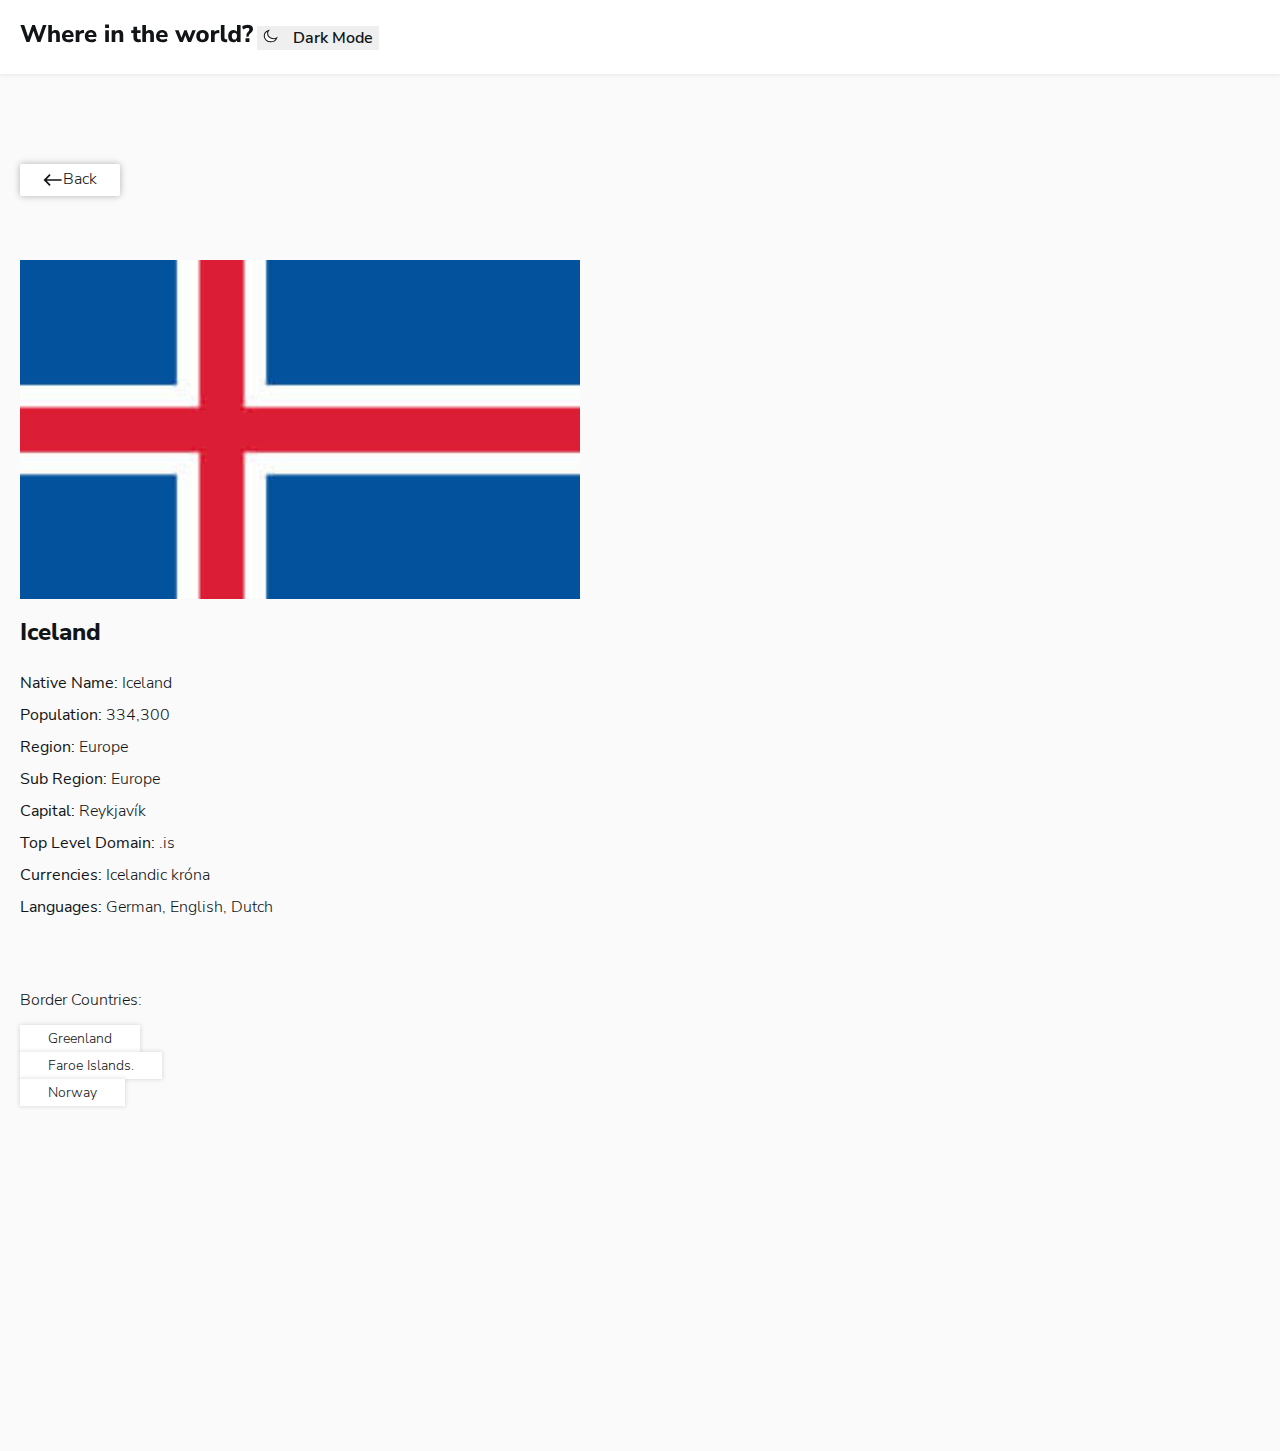
<file: iceland.html>
<!DOCTYPE html>
<html lang="en">
<head>
    <meta charset="UTF-8" />
    <meta http-equiv="X-UA-Compatible" content="IE=edge" />
    <meta name="viewport" content="width=device-width, initial-scale=1.0" />
    <link href="https://cdn.jsdelivr.net/npm/bootstrap@5.2.0/dist/css/bootstrap.min.css" rel="stylesheet"
        integrity="sha384-gH2yIJqKdNHPEq0n4Mqa/HGKIhSkIHeL5AyhkYV8i59U5AR6csBvApHHNl/vI1Bx" crossorigin="anonymous" />
    <link rel="stylesheet" href="./css/main.min.css" />
    <title>Countries</title>
</head>
<body>
    <!-- HEADER START -->
    <header class="site-header py-24">
        <div class="container">
            <div class="site-heade-inner d-flex justify-content-between align-items-center">
                <a class="logo" href="./index.html">
                    <svg class="logo-img" width="233" height="19" fill="currentColor"
                        xmlns="http://www.w3.org/2000/svg">
                        <path
                            d="M6.432 18 .408 1.08h3.816l3.888 11.568L12.216 1.08h2.688l3.984 11.76L22.92 1.08h3.6L20.448 18h-3.024l-3.96-11.232L9.456 18H6.432Zm21.843 0V1.08h3.624v6.744a3.91 3.91 0 0 1 1.608-1.368c.656-.32 1.384-.48 2.184-.48 2.768 0 4.152 1.648 4.152 4.944V18h-3.624v-6.912c0-.816-.152-1.4-.456-1.752-.304-.368-.752-.552-1.344-.552-.768 0-1.384.24-1.848.72-.448.48-.672 1.12-.672 1.92V18h-3.624Zm20.393.264c-1.392 0-2.592-.248-3.6-.744-.992-.512-1.76-1.224-2.304-2.136-.528-.928-.792-2.016-.792-3.264 0-1.216.256-2.28.768-3.192a5.655 5.655 0 0 1 2.136-2.16c.912-.528 1.96-.792 3.144-.792 1.712 0 3.072.544 4.08 1.632 1.008 1.072 1.512 2.528 1.512 4.368v.912h-8.184c.128.928.464 1.608 1.008 2.04.56.416 1.328.624 2.304.624.64 0 1.288-.096 1.944-.288a5.447 5.447 0 0 0 1.776-.888l.96 2.424c-.592.448-1.32.808-2.184 1.08a8.842 8.842 0 0 1-2.568.384Zm-.504-9.888c-.768 0-1.392.232-1.872.696-.464.464-.752 1.112-.864 1.944h5.184c-.096-1.76-.912-2.64-2.448-2.64ZM55.72 18V6.216h3.552v2.04c.56-1.376 1.76-2.136 3.6-2.28l1.056-.072.216 3.048-2.04.216c-1.792.176-2.688 1.088-2.688 2.736V18H55.72Zm15.8.264c-1.392 0-2.592-.248-3.6-.744-.992-.512-1.76-1.224-2.304-2.136-.528-.928-.792-2.016-.792-3.264 0-1.216.256-2.28.768-3.192a5.654 5.654 0 0 1 2.136-2.16c.912-.528 1.96-.792 3.144-.792 1.712 0 3.072.544 4.08 1.632 1.008 1.072 1.512 2.528 1.512 4.368v.912H68.28c.128.928.464 1.608 1.008 2.04.56.416 1.328.624 2.304.624.64 0 1.288-.096 1.944-.288a5.447 5.447 0 0 0 1.776-.888l.96 2.424c-.592.448-1.32.808-2.184 1.08a8.842 8.842 0 0 1-2.568.384Zm-.504-9.888c-.768 0-1.392.232-1.872.696-.464.464-.752 1.112-.864 1.944h5.184c-.096-1.76-.912-2.64-2.448-2.64Zm14.091-4.44V.552h3.912v3.384h-3.912ZM85.251 18V6.216h3.624V18h-3.624Zm6.422 0V6.216h3.552v1.728a3.94 3.94 0 0 1 1.608-1.464c.672-.336 1.424-.504 2.256-.504 1.392 0 2.432.408 3.12 1.224.688.8 1.032 2.04 1.032 3.72V18h-3.624v-6.912c0-.816-.152-1.4-.456-1.752-.304-.368-.752-.552-1.344-.552-.768 0-1.384.24-1.848.72-.448.48-.672 1.12-.672 1.92V18h-3.624Zm26.737.264c-3.312 0-4.968-1.608-4.968-4.824V8.928h-2.232V6.216h2.232V2.76h3.624v3.456h3.48v2.712h-3.48v4.368c0 .672.152 1.176.456 1.512.32.336.824.504 1.512.504.208 0 .424-.024.648-.072.24-.048.496-.112.768-.192l.528 2.64a4.586 4.586 0 0 1-1.2.408c-.464.112-.92.168-1.368.168Zm3.92-.264V1.08h3.624v6.744a3.91 3.91 0 0 1 1.608-1.368c.656-.32 1.384-.48 2.184-.48 2.768 0 4.152 1.648 4.152 4.944V18h-3.624v-6.912c0-.816-.152-1.4-.456-1.752-.304-.368-.752-.552-1.344-.552-.768 0-1.384.24-1.848.72-.448.48-.672 1.12-.672 1.92V18h-3.624Zm20.393.264c-1.392 0-2.592-.248-3.6-.744-.992-.512-1.76-1.224-2.304-2.136-.528-.928-.792-2.016-.792-3.264 0-1.216.256-2.28.768-3.192a5.654 5.654 0 0 1 2.136-2.16c.912-.528 1.96-.792 3.144-.792 1.712 0 3.072.544 4.08 1.632 1.008 1.072 1.512 2.528 1.512 4.368v.912h-8.184c.128.928.464 1.608 1.008 2.04.56.416 1.328.624 2.304.624.64 0 1.288-.096 1.944-.288a5.447 5.447 0 0 0 1.776-.888l.96 2.424c-.592.448-1.32.808-2.184 1.08a8.842 8.842 0 0 1-2.568.384Zm-.504-9.888c-.768 0-1.392.232-1.872.696-.464.464-.752 1.112-.864 1.944h5.184c-.096-1.76-.912-2.64-2.448-2.64ZM159.791 18 154.99 6.216h3.673l2.808 7.56 2.808-7.56h2.4l2.808 7.656 2.808-7.656h3.48L171.023 18h-3.072l-2.592-6.696-2.52 6.696h-3.048Zm22.718.264c-1.264 0-2.368-.248-3.312-.744a5.44 5.44 0 0 1-2.16-2.136c-.512-.928-.768-2.024-.768-3.288 0-1.248.256-2.328.768-3.24a5.242 5.242 0 0 1 2.16-2.136c.944-.496 2.048-.744 3.312-.744 1.264 0 2.36.248 3.288.744a5.207 5.207 0 0 1 2.184 2.136c.528.912.792 1.992.792 3.24 0 1.264-.264 2.36-.792 3.288a5.4 5.4 0 0 1-2.184 2.136c-.928.496-2.024.744-3.288.744Zm0-2.712c.768 0 1.392-.28 1.872-.84.496-.56.744-1.432.744-2.616 0-1.168-.248-2.024-.744-2.568-.48-.56-1.104-.84-1.872-.84s-1.392.28-1.872.84c-.48.544-.72 1.4-.72 2.568 0 1.184.24 2.056.72 2.616s1.104.84 1.872.84ZM190.978 18V6.216h3.552v2.04c.56-1.376 1.76-2.136 3.6-2.28l1.056-.072.216 3.048-2.04.216c-1.792.176-2.688 1.088-2.688 2.736V18h-3.696Zm14.283.264c-1.52 0-2.632-.392-3.336-1.176-.704-.8-1.056-1.984-1.056-3.552V1.08h3.624v12.312c0 1.28.568 1.92 1.704 1.92.176 0 .344-.008.504-.024.176-.016.344-.048.504-.096L207.157 18a6.784 6.784 0 0 1-1.896.264Zm8.067 0c-1.024 0-1.928-.248-2.712-.744-.768-.512-1.368-1.224-1.8-2.136-.432-.928-.648-2.024-.648-3.288 0-1.264.216-2.352.648-3.264.432-.912 1.032-1.616 1.8-2.112.784-.496 1.688-.744 2.712-.744.784 0 1.504.168 2.16.504.656.336 1.152.784 1.488 1.344V1.08h3.624V18h-3.552v-1.776c-.32.624-.816 1.12-1.488 1.488-.656.368-1.4.552-2.232.552Zm1.08-2.712c.768 0 1.392-.28 1.872-.84.496-.56.744-1.432.744-2.616 0-1.168-.248-2.024-.744-2.568-.48-.56-1.104-.84-1.872-.84s-1.392.28-1.872.84c-.48.544-.72 1.4-.72 2.568 0 1.184.24 2.056.72 2.616s1.104.84 1.872.84Zm12.008-2.904V11.52c0-.704.128-1.352.384-1.944.256-.608.696-1.248 1.32-1.92.448-.48.76-.888.936-1.224a2.39 2.39 0 0 0 .264-1.08c0-.448-.168-.8-.504-1.056-.32-.256-.784-.384-1.392-.384-1.488 0-2.888.536-4.2 1.608l-1.176-2.736c.704-.608 1.56-1.088 2.568-1.44a9.258 9.258 0 0 1 3.072-.528c1.056 0 1.984.176 2.784.528.8.336 1.416.816 1.848 1.44.448.608.672 1.32.672 2.136 0 .736-.168 1.416-.504 2.04-.32.624-.896 1.28-1.728 1.968-.752.624-1.272 1.168-1.56 1.632-.272.464-.44.912-.504 1.344l-.12.744h-2.16ZM225.552 18v-3.84h3.888V18h-3.888Z"
                            fill="currentColor" />
                    </svg>
                    <svg class="logo-img-m" width="134" height="12" fill="currentColor"
                        xmlns="http://www.w3.org/2000/svg">
                        <path
                            d="M13.286 1.13h2.072L11.844 11h-1.75L7.812 4.462 5.502 11h-1.75l-3.5-9.87h2.212l2.254 6.818L7.112 1.13h1.526l2.31 6.888 2.338-6.888Zm7.451 2.828c.822 0 1.433.243 1.834.728.402.476.602 1.2.602 2.17V11H21.06V6.954c0-.467-.088-.807-.266-1.022-.168-.215-.434-.322-.798-.322-.438 0-.793.14-1.064.42-.261.28-.392.653-.392 1.12V11h-2.114V1.13h2.114v3.906c.243-.355.55-.62.924-.798.383-.187.808-.28 1.274-.28ZM30.94 7.962h-4.48c.065.55.242.952.531 1.204.3.243.72.364 1.26.364.355 0 .705-.056 1.05-.168.355-.121.677-.29.966-.504l.56 1.414a3.812 3.812 0 0 1-1.232.616c-.476.15-.956.224-1.441.224-1.158 0-2.073-.317-2.744-.952-.663-.644-.994-1.517-.994-2.618 0-.7.144-1.32.433-1.862.29-.541.691-.961 1.204-1.26.514-.308 1.097-.462 1.75-.462.962 0 1.723.313 2.282.938.57.625.854 1.475.854 2.548v.518Zm-3.08-2.548c-.402 0-.724.13-.966.392-.234.252-.378.62-.434 1.106h2.701c-.027-.495-.154-.868-.378-1.12-.214-.252-.522-.378-.924-.378Zm9.27.28-1.19.126c-.588.056-1.003.224-1.246.504-.242.27-.364.635-.364 1.092V11h-2.114V4.126h2.03v1.162c.346-.793 1.06-1.227 2.142-1.302l.616-.042.126 1.75Zm6.757 2.268h-4.48c.065.55.242.952.532 1.204.298.243.718.364 1.26.364.354 0 .704-.056 1.05-.168.354-.121.676-.29.966-.504l.56 1.414a3.81 3.81 0 0 1-1.232.616c-.476.15-.957.224-1.442.224-1.158 0-2.072-.317-2.744-.952-.663-.644-.994-1.517-.994-2.618 0-.7.144-1.32.434-1.862.29-.541.69-.961 1.204-1.26.513-.308 1.096-.462 1.75-.462.961 0 1.722.313 2.282.938.57.625.854 1.475.854 2.548v.518Zm-3.08-2.548c-.402 0-.724.13-.966.392-.234.252-.378.62-.434 1.106h2.702c-.028-.495-.154-.868-.378-1.12-.215-.252-.523-.378-.924-.378ZM49.074 11V4.126h2.114V11h-2.114ZM49.004.822h2.268v1.974h-2.268V.822Zm8.114 3.136c.822 0 1.433.243 1.834.728.401.476.602 1.2.602 2.17V11H57.44V6.954c0-.467-.088-.807-.266-1.022-.168-.215-.434-.322-.798-.322-.438 0-.793.14-1.064.42-.261.28-.392.653-.392 1.12V11h-2.114V4.126h2.058v.98c.243-.373.556-.658.938-.854.392-.196.83-.294 1.316-.294Zm11.732 5.6c.215 0 .44-.014.672-.042l-.112 1.54c-.27.037-.54.056-.811.056-1.046 0-1.811-.229-2.297-.686-.476-.457-.714-1.153-.714-2.086V5.708h-1.301V4.126h1.301V2.11h2.115v2.016h1.721v1.582h-1.722v2.618c0 .821.383 1.232 1.148 1.232Zm5.919-5.6c.82 0 1.432.243 1.834.728.4.476.602 1.2.602 2.17V11H75.09V6.954c0-.467-.09-.807-.266-1.022-.169-.215-.434-.322-.799-.322-.438 0-.793.14-1.063.42-.262.28-.392.653-.392 1.12V11h-2.114V1.13h2.114v3.906c.242-.355.55-.62.924-.798.382-.187.807-.28 1.273-.28ZM84.97 7.962h-4.48c.065.55.242.952.532 1.204.298.243.718.364 1.26.364.354 0 .704-.056 1.05-.168.354-.121.676-.29.966-.504l.56 1.414a3.812 3.812 0 0 1-1.232.616c-.476.15-.957.224-1.442.224-1.158 0-2.072-.317-2.744-.952-.663-.644-.994-1.517-.994-2.618 0-.7.144-1.32.434-1.862.289-.541.69-.961 1.204-1.26.513-.308 1.096-.462 1.75-.462.961 0 1.722.313 2.282.938.569.625.854 1.475.854 2.548v.518Zm-3.08-2.548c-.402 0-.724.13-.966.392-.234.252-.378.62-.434 1.106h2.702c-.028-.495-.154-.868-.378-1.12-.215-.252-.523-.378-.924-.378Zm17.507-1.288h2.058L98.67 11h-1.792l-1.512-3.878L93.896 11h-1.778l-2.8-6.874h2.156l1.624 4.354 1.624-4.354h1.428l1.638 4.396 1.61-4.396Zm6.013 6.986c-.728 0-1.367-.145-1.918-.434a3.15 3.15 0 0 1-1.274-1.246c-.299-.541-.448-1.176-.448-1.904s.149-1.358.448-1.89a3.037 3.037 0 0 1 1.274-1.246c.551-.29 1.19-.434 1.918-.434s1.367.145 1.918.434c.551.29.975.705 1.274 1.246.299.532.448 1.162.448 1.89s-.149 1.363-.448 1.904a3.15 3.15 0 0 1-1.274 1.246c-.551.29-1.19.434-1.918.434Zm0-1.61c1.027 0 1.54-.658 1.54-1.974 0-.663-.135-1.157-.406-1.484-.261-.327-.639-.49-1.134-.49-1.027 0-1.54.658-1.54 1.974 0 1.316.513 1.974 1.54 1.974Zm9.84-3.808-1.19.126c-.588.056-1.003.224-1.246.504-.242.27-.364.635-.364 1.092V11h-2.114V4.126h2.03v1.162c.346-.793 1.06-1.227 2.142-1.302l.616-.042.126 1.75Zm.706 5.306V1.13h2.114V11h-2.114Zm10.69-9.87V11h-2.1V9.978a2.184 2.184 0 0 1-.882.84 2.698 2.698 0 0 1-1.274.294c-.588 0-1.115-.15-1.582-.448a3.146 3.146 0 0 1-1.078-1.274c-.252-.55-.378-1.18-.378-1.89s.126-1.33.378-1.862c.261-.541.621-.957 1.078-1.246.457-.29.985-.434 1.582-.434.467 0 .887.098 1.26.294.383.196.677.471.882.826V1.13h2.114Zm-3.64 8.372c.495 0 .873-.168 1.134-.504.271-.345.406-.835.406-1.47s-.135-1.12-.406-1.456c-.261-.336-.639-.504-1.134-.504-.495 0-.877.168-1.148.504-.271.327-.406.803-.406 1.428 0 .635.135 1.13.406 1.484.271.345.653.518 1.148.518Zm7.004-2.324c0-.485.089-.887.266-1.204a5.87 5.87 0 0 1 .742-1.036c.243-.28.42-.518.532-.714.121-.196.182-.41.182-.644 0-.28-.093-.495-.28-.644-.187-.15-.453-.224-.798-.224-.373 0-.779.084-1.218.252a5.802 5.802 0 0 0-1.288.7l-.7-1.554c.383-.336.882-.602 1.498-.798a5.983 5.983 0 0 1 1.876-.308c.597 0 1.125.103 1.582.308.467.196.826.476 1.078.84.261.355.392.76.392 1.218 0 .345-.065.663-.196.952-.131.28-.289.527-.476.742a10.69 10.69 0 0 1-.742.756c-.355.336-.621.62-.798.854a1.632 1.632 0 0 0-.336.742l-.084.462h-1.232v-.7ZM129.535 11V8.76h2.254V11h-2.254Z"
                            fill="currentColor" />
                    </svg>
                </a>
                <button class="site-header-btn js-dark-btn bg-transparent d-flex align-items-center" type="button">
                    Dark Mode
                </button>
            </div>
        </div>
    </header>
    <!-- HEADER FINSIH -->

    <main class="site-main">
        <section class="belgium">
           <div class="container">
               <div class="belgium-wrapper d-flex flex-column flex-lg-row align-items-md-center justify-content-lg-between">
                    <div class="flag-wrap">
                        <a class="back-link align-items-center" href="./index.html">
                            <svg class="me-2" width="20" height="20" viewBox="0 0 20 20" fill="none" xmlns="http://www.w3.org/2000/svg">
                                <g id="call-made">
                                <path id="Shape" fill-rule="evenodd" clip-rule="evenodd" d="M6.46447 4.10744L7.64298 5.28596L3.75389 9.17504L18.6031 9.17504L18.6031 10.825L3.75389 10.825L7.64298 14.714L6.46447 15.8926L0.57191 10L6.46447 4.10744Z" fill="currentColor"/>
                                </g>
                                </svg>
                            Back
                        </a>
                        <div>
                            <img class="img-fluid rounded" src="./images/Iceland-falg.jpg" width="560" height="400" alt="Belgium flag">
                        </div>
                    </div>
                    <div class="mt-5">
                        <div class="text-wrap mt-5">
                            <div class="text-wrap-start">
                                <h2 class="fw-bold belgium-title fs-sm-2">Iceland</h2>
                               <div class="d-flex flex-column flex-md-row">
                                 <ul class="belgium-list text-list">
                                     <li class="belgium-item fw-light d-flex">
                                         <strong class="fw-bold">Native Name: </strong>
                                           Iceland
                                     </li>
                                     <li class="belgium-item">
                                         <strong class="fw-bold fs-1-md">Population:</strong>
                                          334,300
                                     </li>
                                     <li class="belgium-item">
                                         <strong class="fw-bold">Region:</strong>
                                         Europe
                                     </li>
                                     <li class="belgium-item">
                                         <strong class="fw-bold">Sub Region:</strong>
                                          Europe
                                     </li>
                                     <li class="belgium-item">
                                         <strong class="fw-bold">Capital:</strong>
                                         Reykjavík
                                     </li>
                                 </ul>
                                 <ul class="belgium-list">
                                     <li class="belgium-item">
                                         <strong class="fw-bold">Top Level Domain:</strong>
                                         .is
                                     </li>
                                     <li class="belgium-item">
                                         <strong class="fw-bold">Currencies:</strong>
                                         Icelandic króna
                                     </li>
                                     <li class="belgium-item">
                                         <strong class="fw-bold">Languages:</strong>	
                                          German, English, Dutch
                                     </li>
                                 </ul>
                               </div>
                            </div>
                            <div class="d-flex align-items-start flex-column flex-sm-row">
                                <p class="mb-3 mb-sm-0 me-sm-3 countries-link-title">Border Countries: </p>
                                <ul class="belgium-list d-flex">
                                  <li class="me-2 mb-2 sm-mb-0">
                                    <a class="countries-link" href="#">Greenland</a>
                                  </li>
                                  <li class="me-2">
                                    <a class="countries-link" href="#">Faroe Islands.</a>
                                  </li>
                                  <li>
                                    <a class="countries-link" href="#">Norway</a>
                                  </li>
                                </ul>
                              </div>
                        </div>
                    </div>
               </div>
           </div>
        </section>
    </main>

     <!-- FOOTER START -->
     <footer class="site-footer"></footer>
     <!-- FOOTER FINSIH -->
 
 
     <!-- Js -->
     <script src="./js/main.js"></script>
 </body>
 </html>
</file>
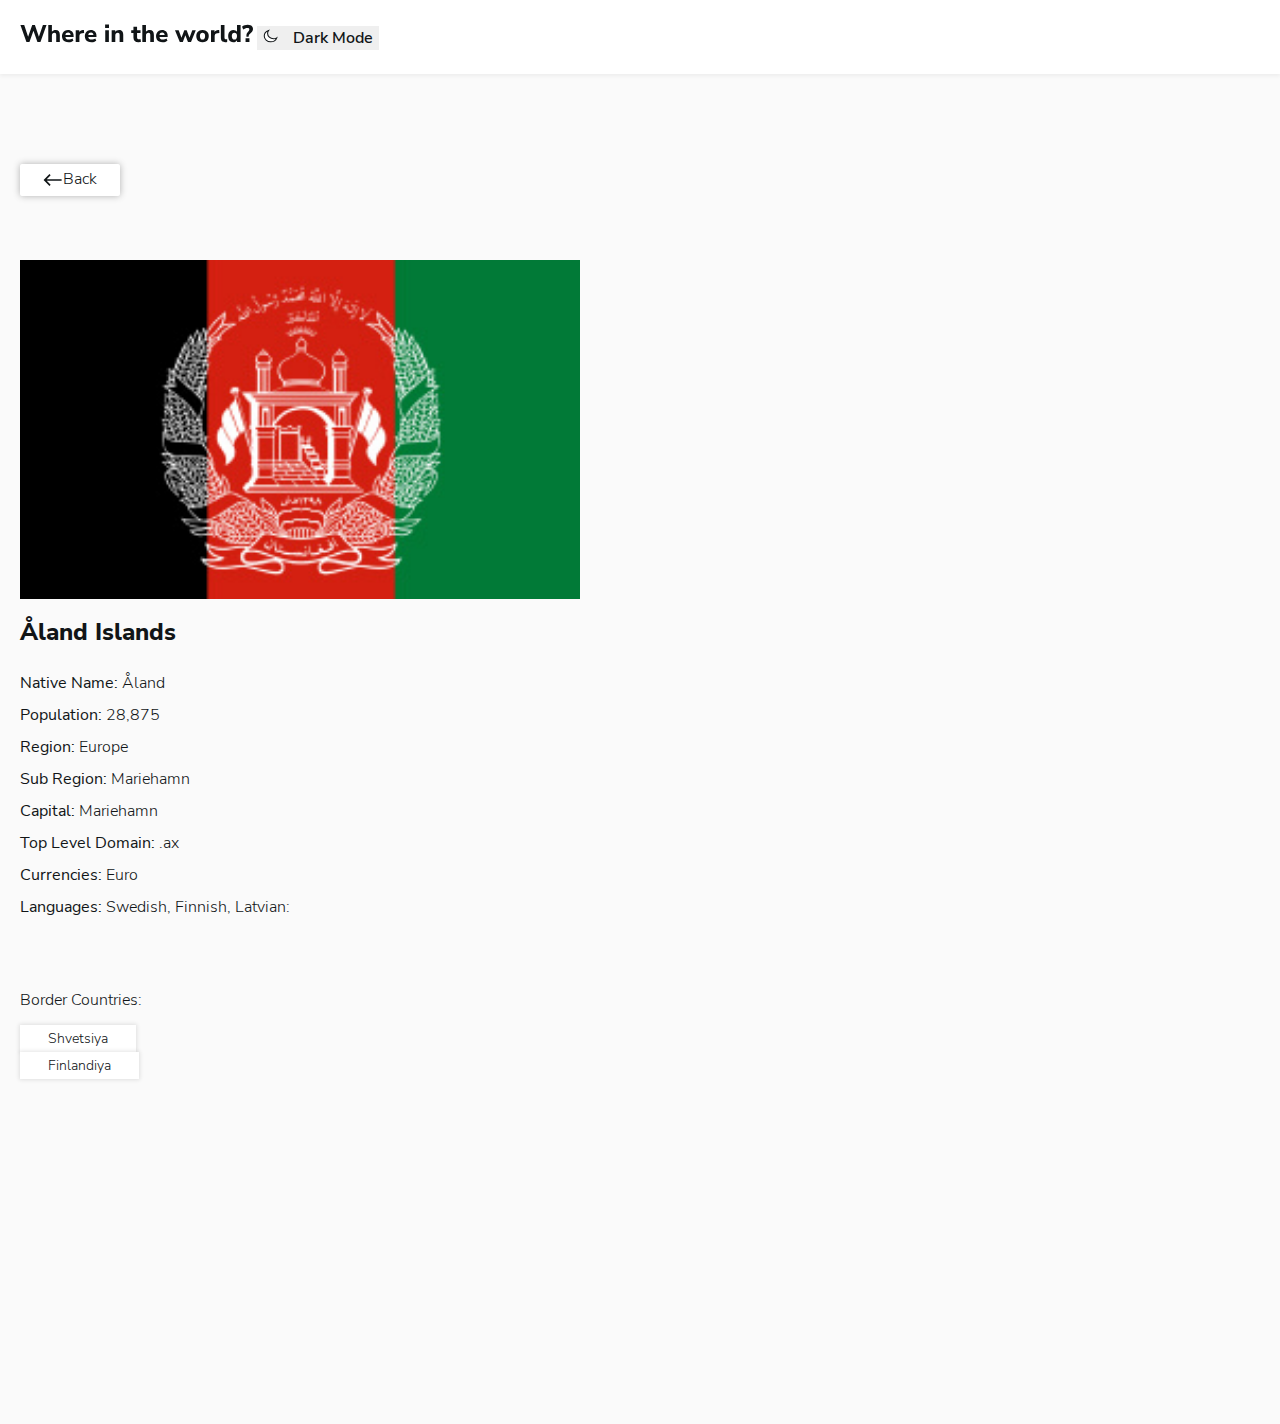
<file: island.html>
<!DOCTYPE html>
<html lang="en">
<head>
    <meta charset="UTF-8" />
    <meta http-equiv="X-UA-Compatible" content="IE=edge" />
    <meta name="viewport" content="width=device-width, initial-scale=1.0" />
    <link href="https://cdn.jsdelivr.net/npm/bootstrap@5.2.0/dist/css/bootstrap.min.css" rel="stylesheet"
        integrity="sha384-gH2yIJqKdNHPEq0n4Mqa/HGKIhSkIHeL5AyhkYV8i59U5AR6csBvApHHNl/vI1Bx" crossorigin="anonymous" />
    <link rel="stylesheet" href="./css/main.min.css" />
    <title>Countries</title>
</head>
<body>
    <!-- HEADER START -->
    <header class="site-header py-24">
        <div class="container">
            <div class="site-heade-inner d-flex justify-content-between align-items-center">
                <a class="logo" href="./index.html">
                    <svg class="logo-img" width="233" height="19" fill="currentColor"
                        xmlns="http://www.w3.org/2000/svg">
                        <path
                            d="M6.432 18 .408 1.08h3.816l3.888 11.568L12.216 1.08h2.688l3.984 11.76L22.92 1.08h3.6L20.448 18h-3.024l-3.96-11.232L9.456 18H6.432Zm21.843 0V1.08h3.624v6.744a3.91 3.91 0 0 1 1.608-1.368c.656-.32 1.384-.48 2.184-.48 2.768 0 4.152 1.648 4.152 4.944V18h-3.624v-6.912c0-.816-.152-1.4-.456-1.752-.304-.368-.752-.552-1.344-.552-.768 0-1.384.24-1.848.72-.448.48-.672 1.12-.672 1.92V18h-3.624Zm20.393.264c-1.392 0-2.592-.248-3.6-.744-.992-.512-1.76-1.224-2.304-2.136-.528-.928-.792-2.016-.792-3.264 0-1.216.256-2.28.768-3.192a5.655 5.655 0 0 1 2.136-2.16c.912-.528 1.96-.792 3.144-.792 1.712 0 3.072.544 4.08 1.632 1.008 1.072 1.512 2.528 1.512 4.368v.912h-8.184c.128.928.464 1.608 1.008 2.04.56.416 1.328.624 2.304.624.64 0 1.288-.096 1.944-.288a5.447 5.447 0 0 0 1.776-.888l.96 2.424c-.592.448-1.32.808-2.184 1.08a8.842 8.842 0 0 1-2.568.384Zm-.504-9.888c-.768 0-1.392.232-1.872.696-.464.464-.752 1.112-.864 1.944h5.184c-.096-1.76-.912-2.64-2.448-2.64ZM55.72 18V6.216h3.552v2.04c.56-1.376 1.76-2.136 3.6-2.28l1.056-.072.216 3.048-2.04.216c-1.792.176-2.688 1.088-2.688 2.736V18H55.72Zm15.8.264c-1.392 0-2.592-.248-3.6-.744-.992-.512-1.76-1.224-2.304-2.136-.528-.928-.792-2.016-.792-3.264 0-1.216.256-2.28.768-3.192a5.654 5.654 0 0 1 2.136-2.16c.912-.528 1.96-.792 3.144-.792 1.712 0 3.072.544 4.08 1.632 1.008 1.072 1.512 2.528 1.512 4.368v.912H68.28c.128.928.464 1.608 1.008 2.04.56.416 1.328.624 2.304.624.64 0 1.288-.096 1.944-.288a5.447 5.447 0 0 0 1.776-.888l.96 2.424c-.592.448-1.32.808-2.184 1.08a8.842 8.842 0 0 1-2.568.384Zm-.504-9.888c-.768 0-1.392.232-1.872.696-.464.464-.752 1.112-.864 1.944h5.184c-.096-1.76-.912-2.64-2.448-2.64Zm14.091-4.44V.552h3.912v3.384h-3.912ZM85.251 18V6.216h3.624V18h-3.624Zm6.422 0V6.216h3.552v1.728a3.94 3.94 0 0 1 1.608-1.464c.672-.336 1.424-.504 2.256-.504 1.392 0 2.432.408 3.12 1.224.688.8 1.032 2.04 1.032 3.72V18h-3.624v-6.912c0-.816-.152-1.4-.456-1.752-.304-.368-.752-.552-1.344-.552-.768 0-1.384.24-1.848.72-.448.48-.672 1.12-.672 1.92V18h-3.624Zm26.737.264c-3.312 0-4.968-1.608-4.968-4.824V8.928h-2.232V6.216h2.232V2.76h3.624v3.456h3.48v2.712h-3.48v4.368c0 .672.152 1.176.456 1.512.32.336.824.504 1.512.504.208 0 .424-.024.648-.072.24-.048.496-.112.768-.192l.528 2.64a4.586 4.586 0 0 1-1.2.408c-.464.112-.92.168-1.368.168Zm3.92-.264V1.08h3.624v6.744a3.91 3.91 0 0 1 1.608-1.368c.656-.32 1.384-.48 2.184-.48 2.768 0 4.152 1.648 4.152 4.944V18h-3.624v-6.912c0-.816-.152-1.4-.456-1.752-.304-.368-.752-.552-1.344-.552-.768 0-1.384.24-1.848.72-.448.48-.672 1.12-.672 1.92V18h-3.624Zm20.393.264c-1.392 0-2.592-.248-3.6-.744-.992-.512-1.76-1.224-2.304-2.136-.528-.928-.792-2.016-.792-3.264 0-1.216.256-2.28.768-3.192a5.654 5.654 0 0 1 2.136-2.16c.912-.528 1.96-.792 3.144-.792 1.712 0 3.072.544 4.08 1.632 1.008 1.072 1.512 2.528 1.512 4.368v.912h-8.184c.128.928.464 1.608 1.008 2.04.56.416 1.328.624 2.304.624.64 0 1.288-.096 1.944-.288a5.447 5.447 0 0 0 1.776-.888l.96 2.424c-.592.448-1.32.808-2.184 1.08a8.842 8.842 0 0 1-2.568.384Zm-.504-9.888c-.768 0-1.392.232-1.872.696-.464.464-.752 1.112-.864 1.944h5.184c-.096-1.76-.912-2.64-2.448-2.64ZM159.791 18 154.99 6.216h3.673l2.808 7.56 2.808-7.56h2.4l2.808 7.656 2.808-7.656h3.48L171.023 18h-3.072l-2.592-6.696-2.52 6.696h-3.048Zm22.718.264c-1.264 0-2.368-.248-3.312-.744a5.44 5.44 0 0 1-2.16-2.136c-.512-.928-.768-2.024-.768-3.288 0-1.248.256-2.328.768-3.24a5.242 5.242 0 0 1 2.16-2.136c.944-.496 2.048-.744 3.312-.744 1.264 0 2.36.248 3.288.744a5.207 5.207 0 0 1 2.184 2.136c.528.912.792 1.992.792 3.24 0 1.264-.264 2.36-.792 3.288a5.4 5.4 0 0 1-2.184 2.136c-.928.496-2.024.744-3.288.744Zm0-2.712c.768 0 1.392-.28 1.872-.84.496-.56.744-1.432.744-2.616 0-1.168-.248-2.024-.744-2.568-.48-.56-1.104-.84-1.872-.84s-1.392.28-1.872.84c-.48.544-.72 1.4-.72 2.568 0 1.184.24 2.056.72 2.616s1.104.84 1.872.84ZM190.978 18V6.216h3.552v2.04c.56-1.376 1.76-2.136 3.6-2.28l1.056-.072.216 3.048-2.04.216c-1.792.176-2.688 1.088-2.688 2.736V18h-3.696Zm14.283.264c-1.52 0-2.632-.392-3.336-1.176-.704-.8-1.056-1.984-1.056-3.552V1.08h3.624v12.312c0 1.28.568 1.92 1.704 1.92.176 0 .344-.008.504-.024.176-.016.344-.048.504-.096L207.157 18a6.784 6.784 0 0 1-1.896.264Zm8.067 0c-1.024 0-1.928-.248-2.712-.744-.768-.512-1.368-1.224-1.8-2.136-.432-.928-.648-2.024-.648-3.288 0-1.264.216-2.352.648-3.264.432-.912 1.032-1.616 1.8-2.112.784-.496 1.688-.744 2.712-.744.784 0 1.504.168 2.16.504.656.336 1.152.784 1.488 1.344V1.08h3.624V18h-3.552v-1.776c-.32.624-.816 1.12-1.488 1.488-.656.368-1.4.552-2.232.552Zm1.08-2.712c.768 0 1.392-.28 1.872-.84.496-.56.744-1.432.744-2.616 0-1.168-.248-2.024-.744-2.568-.48-.56-1.104-.84-1.872-.84s-1.392.28-1.872.84c-.48.544-.72 1.4-.72 2.568 0 1.184.24 2.056.72 2.616s1.104.84 1.872.84Zm12.008-2.904V11.52c0-.704.128-1.352.384-1.944.256-.608.696-1.248 1.32-1.92.448-.48.76-.888.936-1.224a2.39 2.39 0 0 0 .264-1.08c0-.448-.168-.8-.504-1.056-.32-.256-.784-.384-1.392-.384-1.488 0-2.888.536-4.2 1.608l-1.176-2.736c.704-.608 1.56-1.088 2.568-1.44a9.258 9.258 0 0 1 3.072-.528c1.056 0 1.984.176 2.784.528.8.336 1.416.816 1.848 1.44.448.608.672 1.32.672 2.136 0 .736-.168 1.416-.504 2.04-.32.624-.896 1.28-1.728 1.968-.752.624-1.272 1.168-1.56 1.632-.272.464-.44.912-.504 1.344l-.12.744h-2.16ZM225.552 18v-3.84h3.888V18h-3.888Z"
                            fill="currentColor" />
                    </svg>
                    <svg class="logo-img-m" width="134" height="12" fill="currentColor"
                        xmlns="http://www.w3.org/2000/svg">
                        <path
                            d="M13.286 1.13h2.072L11.844 11h-1.75L7.812 4.462 5.502 11h-1.75l-3.5-9.87h2.212l2.254 6.818L7.112 1.13h1.526l2.31 6.888 2.338-6.888Zm7.451 2.828c.822 0 1.433.243 1.834.728.402.476.602 1.2.602 2.17V11H21.06V6.954c0-.467-.088-.807-.266-1.022-.168-.215-.434-.322-.798-.322-.438 0-.793.14-1.064.42-.261.28-.392.653-.392 1.12V11h-2.114V1.13h2.114v3.906c.243-.355.55-.62.924-.798.383-.187.808-.28 1.274-.28ZM30.94 7.962h-4.48c.065.55.242.952.531 1.204.3.243.72.364 1.26.364.355 0 .705-.056 1.05-.168.355-.121.677-.29.966-.504l.56 1.414a3.812 3.812 0 0 1-1.232.616c-.476.15-.956.224-1.441.224-1.158 0-2.073-.317-2.744-.952-.663-.644-.994-1.517-.994-2.618 0-.7.144-1.32.433-1.862.29-.541.691-.961 1.204-1.26.514-.308 1.097-.462 1.75-.462.962 0 1.723.313 2.282.938.57.625.854 1.475.854 2.548v.518Zm-3.08-2.548c-.402 0-.724.13-.966.392-.234.252-.378.62-.434 1.106h2.701c-.027-.495-.154-.868-.378-1.12-.214-.252-.522-.378-.924-.378Zm9.27.28-1.19.126c-.588.056-1.003.224-1.246.504-.242.27-.364.635-.364 1.092V11h-2.114V4.126h2.03v1.162c.346-.793 1.06-1.227 2.142-1.302l.616-.042.126 1.75Zm6.757 2.268h-4.48c.065.55.242.952.532 1.204.298.243.718.364 1.26.364.354 0 .704-.056 1.05-.168.354-.121.676-.29.966-.504l.56 1.414a3.81 3.81 0 0 1-1.232.616c-.476.15-.957.224-1.442.224-1.158 0-2.072-.317-2.744-.952-.663-.644-.994-1.517-.994-2.618 0-.7.144-1.32.434-1.862.29-.541.69-.961 1.204-1.26.513-.308 1.096-.462 1.75-.462.961 0 1.722.313 2.282.938.57.625.854 1.475.854 2.548v.518Zm-3.08-2.548c-.402 0-.724.13-.966.392-.234.252-.378.62-.434 1.106h2.702c-.028-.495-.154-.868-.378-1.12-.215-.252-.523-.378-.924-.378ZM49.074 11V4.126h2.114V11h-2.114ZM49.004.822h2.268v1.974h-2.268V.822Zm8.114 3.136c.822 0 1.433.243 1.834.728.401.476.602 1.2.602 2.17V11H57.44V6.954c0-.467-.088-.807-.266-1.022-.168-.215-.434-.322-.798-.322-.438 0-.793.14-1.064.42-.261.28-.392.653-.392 1.12V11h-2.114V4.126h2.058v.98c.243-.373.556-.658.938-.854.392-.196.83-.294 1.316-.294Zm11.732 5.6c.215 0 .44-.014.672-.042l-.112 1.54c-.27.037-.54.056-.811.056-1.046 0-1.811-.229-2.297-.686-.476-.457-.714-1.153-.714-2.086V5.708h-1.301V4.126h1.301V2.11h2.115v2.016h1.721v1.582h-1.722v2.618c0 .821.383 1.232 1.148 1.232Zm5.919-5.6c.82 0 1.432.243 1.834.728.4.476.602 1.2.602 2.17V11H75.09V6.954c0-.467-.09-.807-.266-1.022-.169-.215-.434-.322-.799-.322-.438 0-.793.14-1.063.42-.262.28-.392.653-.392 1.12V11h-2.114V1.13h2.114v3.906c.242-.355.55-.62.924-.798.382-.187.807-.28 1.273-.28ZM84.97 7.962h-4.48c.065.55.242.952.532 1.204.298.243.718.364 1.26.364.354 0 .704-.056 1.05-.168.354-.121.676-.29.966-.504l.56 1.414a3.812 3.812 0 0 1-1.232.616c-.476.15-.957.224-1.442.224-1.158 0-2.072-.317-2.744-.952-.663-.644-.994-1.517-.994-2.618 0-.7.144-1.32.434-1.862.289-.541.69-.961 1.204-1.26.513-.308 1.096-.462 1.75-.462.961 0 1.722.313 2.282.938.569.625.854 1.475.854 2.548v.518Zm-3.08-2.548c-.402 0-.724.13-.966.392-.234.252-.378.62-.434 1.106h2.702c-.028-.495-.154-.868-.378-1.12-.215-.252-.523-.378-.924-.378Zm17.507-1.288h2.058L98.67 11h-1.792l-1.512-3.878L93.896 11h-1.778l-2.8-6.874h2.156l1.624 4.354 1.624-4.354h1.428l1.638 4.396 1.61-4.396Zm6.013 6.986c-.728 0-1.367-.145-1.918-.434a3.15 3.15 0 0 1-1.274-1.246c-.299-.541-.448-1.176-.448-1.904s.149-1.358.448-1.89a3.037 3.037 0 0 1 1.274-1.246c.551-.29 1.19-.434 1.918-.434s1.367.145 1.918.434c.551.29.975.705 1.274 1.246.299.532.448 1.162.448 1.89s-.149 1.363-.448 1.904a3.15 3.15 0 0 1-1.274 1.246c-.551.29-1.19.434-1.918.434Zm0-1.61c1.027 0 1.54-.658 1.54-1.974 0-.663-.135-1.157-.406-1.484-.261-.327-.639-.49-1.134-.49-1.027 0-1.54.658-1.54 1.974 0 1.316.513 1.974 1.54 1.974Zm9.84-3.808-1.19.126c-.588.056-1.003.224-1.246.504-.242.27-.364.635-.364 1.092V11h-2.114V4.126h2.03v1.162c.346-.793 1.06-1.227 2.142-1.302l.616-.042.126 1.75Zm.706 5.306V1.13h2.114V11h-2.114Zm10.69-9.87V11h-2.1V9.978a2.184 2.184 0 0 1-.882.84 2.698 2.698 0 0 1-1.274.294c-.588 0-1.115-.15-1.582-.448a3.146 3.146 0 0 1-1.078-1.274c-.252-.55-.378-1.18-.378-1.89s.126-1.33.378-1.862c.261-.541.621-.957 1.078-1.246.457-.29.985-.434 1.582-.434.467 0 .887.098 1.26.294.383.196.677.471.882.826V1.13h2.114Zm-3.64 8.372c.495 0 .873-.168 1.134-.504.271-.345.406-.835.406-1.47s-.135-1.12-.406-1.456c-.261-.336-.639-.504-1.134-.504-.495 0-.877.168-1.148.504-.271.327-.406.803-.406 1.428 0 .635.135 1.13.406 1.484.271.345.653.518 1.148.518Zm7.004-2.324c0-.485.089-.887.266-1.204a5.87 5.87 0 0 1 .742-1.036c.243-.28.42-.518.532-.714.121-.196.182-.41.182-.644 0-.28-.093-.495-.28-.644-.187-.15-.453-.224-.798-.224-.373 0-.779.084-1.218.252a5.802 5.802 0 0 0-1.288.7l-.7-1.554c.383-.336.882-.602 1.498-.798a5.983 5.983 0 0 1 1.876-.308c.597 0 1.125.103 1.582.308.467.196.826.476 1.078.84.261.355.392.76.392 1.218 0 .345-.065.663-.196.952-.131.28-.289.527-.476.742a10.69 10.69 0 0 1-.742.756c-.355.336-.621.62-.798.854a1.632 1.632 0 0 0-.336.742l-.084.462h-1.232v-.7ZM129.535 11V8.76h2.254V11h-2.254Z"
                            fill="currentColor" />
                    </svg>
                </a>
                <button class="site-header-btn js-dark-btn bg-transparent d-flex align-items-center" type="button">
                    Dark Mode
                </button>
            </div>
        </div>
    </header>
    <!-- HEADER FINSIH -->

    <main class="site-main">
        <section class="belgium">
           <div class="container">
               <div class="belgium-wrapper d-flex flex-column flex-lg-row align-items-md-center justify-content-lg-between">
                    <div class="flag-wrap">
                        <a class="back-link align-items-center" href="./index.html">
                            <svg class="me-2" width="20" height="20" viewBox="0 0 20 20" fill="none" xmlns="http://www.w3.org/2000/svg">
                                <g id="call-made">
                                <path id="Shape" fill-rule="evenodd" clip-rule="evenodd" d="M6.46447 4.10744L7.64298 5.28596L3.75389 9.17504L18.6031 9.17504L18.6031 10.825L3.75389 10.825L7.64298 14.714L6.46447 15.8926L0.57191 10L6.46447 4.10744Z" fill="currentColor"/>
                                </g>
                                </svg>
                            Back
                        </a>
                        <div>
                            <img class="img-fluid rounded" src="./images/Afghanistan-flag.jpg" width="560" height="400" alt="Belgium flag">
                        </div>
                    </div>
                    <div class="mt-5">
                        <div class="text-wrap mt-5">
                            <div class="text-wrap-start">
                                <h2 class="fw-bold belgium-title fs-sm-2">Åland Islands</h2>
                               <div class="d-flex flex-column flex-md-row">
                                 <ul class="belgium-list text-list">
                                     <li class="belgium-item fw-light d-flex">
                                         <strong class="fw-bold">Native Name: </strong>
                                         Åland
                                     </li>
                                     <li class="belgium-item">
                                         <strong class="fw-bold fs-1-md">Population:</strong>
                                         28,875
                                     </li>
                                     <li class="belgium-item">
                                         <strong class="fw-bold">Region:</strong>
                                         Europe
                                     </li>
                                     <li class="belgium-item">
                                         <strong class="fw-bold">Sub Region:</strong>
                                         Mariehamn
                                     </li>
                                     <li class="belgium-item">
                                         <strong class="fw-bold">Capital:</strong>
                                         Mariehamn
                                     </li>
                                 </ul>
                                 <ul class="belgium-list">
                                     <li class="belgium-item">
                                         <strong class="fw-bold">Top Level Domain:</strong>
                                         .ax
                                     </li>
                                     <li class="belgium-item">
                                         <strong class="fw-bold">Currencies:</strong>
                                         Euro
                                     </li>
                                     <li class="belgium-item">
                                         <strong class="fw-bold">Languages:</strong>	
                                         Swedish, Finnish, Latvian: 
                                     </li>
                                 </ul>
                               </div>
                            </div>
                            <div class="d-flex align-items-start flex-column flex-sm-row">
                                <p class="mb-3 mb-sm-0 me-sm-3 countries-link-title">Border Countries: </p>
                                <ul class="belgium-list d-flex">
                                  <li class="me-2 mb-2 sm-mb-0">
                                    <a class="countries-link" href="#">Shvetsiya</a>
                                  </li>
                                  <li class="me-2">
                                    <a class="countries-link" href="#">Finlandiya</a>
                                  </li>
                                </ul>
                              </div>
                        </div>
                    </div>
               </div>
           </div>
        </section>
    </main>

     <!-- FOOTER START -->
     <footer class="site-footer"></footer>
     <!-- FOOTER FINSIH -->
 
     <!-- Js -->
     <script src="./js/main.js"></script>
 </body>
 </html>
</file>
<file: css/main.css>
/* ROOT */
:root {
  --main-font-family: "Nunito Sans" , "Arial" , sans-serif;
  --main-font-weight: 300;
  --main-body-bg-color: #fafafa;
  --main-text-color: #111517;
  --main-desc-color: #848484;
  --main-header-bg-color: #fff;
}

/* FONTS */
@font-face {
  font-family: "Nunito Sans";
  font-style: normal;
  font-weight: 300;
  font-display: swap;
  src: url("../fonts/nunito-sans-v12-latin-300.woff2") format("woff2"), url("../fonts/nunito-sans-v12-latin-300.woff") format("woff");
}
@font-face {
  font-family: "Nunito Sans";
  font-style: normal;
  font-weight: 400;
  font-display: swap;
  src: url("../fonts/nunito-sans-v12-latin-regular.woff2") format("woff2"), url("../fonts/nunito-sans-v12-latin-regular.woff") format("woff");
}
@font-face {
  font-family: "Nunito Sans";
  font-style: normal;
  font-weight: 600;
  font-display: swap;
  src: url("../fonts/nunito-sans-v12-latin-600.woff2") format("woff2"), url("../fonts/nunito-sans-v12-latin-600.woff") format("woff");
}
@font-face {
  font-family: "Nunito Sans";
  font-style: normal;
  font-weight: 800;
  font-display: swap;
  src: url("../fonts/nunito-sans-v12-latin-800.woff2") format("woff2"), url("../fonts/nunito-sans-v12-latin-800.woff") format("woff");
}
html {
  line-height: 1.15; /* 1 */
  -webkit-text-size-adjust: 100%; /* 2 */
}

/* Sections
========================================================================== */
/**
* Remove the margin in all browsers.
*/
body {
  margin: 0;
}

/**
* Render the `main` element consistently in IE.
*/
main {
  display: block;
}

/**
* Correct the font size and margin on `h1` elements within `section` and
* `article` contexts in Chrome, Firefox, and Safari.
*/
h1 {
  font-size: 2em;
  margin: 0.67em 0;
}

/* Grouping content
========================================================================== */
/**
* 1. Add the correct box sizing in Firefox.
* 2. Show the overflow in Edge and IE.
*/
hr {
  -webkit-box-sizing: content-box;
          box-sizing: content-box; /* 1 */
  height: 0; /* 1 */
  overflow: visible; /* 2 */
}

/**
* 1. Correct the inheritance and scaling of font size in all browsers.
* 2. Correct the odd `em` font sizing in all browsers.
*/
pre {
  font-family: monospace, monospace; /* 1 */
  font-size: 1em; /* 2 */
}

/* Text-level semantics
========================================================================== */
/**
* Remove the gray background on active links in IE 10.
*/
a {
  background-color: transparent;
}

/**
* 1. Remove the bottom border in Chrome 57-
* 2. Add the correct text decoration in Chrome, Edge, IE, Opera, and Safari.
*/
abbr[title] {
  border-bottom: none; /* 1 */
  text-decoration: underline; /* 2 */
  -webkit-text-decoration: underline dotted;
          text-decoration: underline dotted; /* 2 */
}

/**
* Add the correct font weight in Chrome, Edge, and Safari.
*/
b,
strong {
  font-weight: bolder;
}

/**
* 1. Correct the inheritance and scaling of font size in all browsers.
* 2. Correct the odd `em` font sizing in all browsers.
*/
code,
kbd,
samp {
  font-family: monospace, monospace; /* 1 */
  font-size: 1em; /* 2 */
}

/**
* Add the correct font size in all browsers.
*/
small {
  font-size: 80%;
}

/**
* Prevent `sub` and `sup` elements from affecting the line height in
* all browsers.
*/
sub,
sup {
  font-size: 75%;
  line-height: 0;
  position: relative;
  vertical-align: baseline;
}

sub {
  bottom: -0.25em;
}

sup {
  top: -0.5em;
}

/* Embedded content
========================================================================== */
/**
* Remove the border on images inside links in IE 10.
*/
img {
  border-style: none;
}

/* Forms
========================================================================== */
/**
* 1. Change the font styles in all browsers.
* 2. Remove the margin in Firefox and Safari.
*/
button,
input,
optgroup,
select,
textarea {
  font-family: inherit; /* 1 */
  font-size: 100%; /* 1 */
  line-height: 1.15; /* 1 */
  margin: 0; /* 2 */
}

/**
* Show the overflow in IE.
* 1. Show the overflow in Edge.
*/
button,
input { /* 1 */
  overflow: visible;
}

/**
* Remove the inheritance of text transform in Edge, Firefox, and IE.
* 1. Remove the inheritance of text transform in Firefox.
*/
button,
select { /* 1 */
  text-transform: none;
}

/**
* Correct the inability to style clickable types in iOS and Safari.
*/
button,
[type=button],
[type=reset],
[type=submit] {
  -webkit-appearance: button;
}

/**
* Remove the inner border and padding in Firefox.
*/
button::-moz-focus-inner,
[type=button]::-moz-focus-inner,
[type=reset]::-moz-focus-inner,
[type=submit]::-moz-focus-inner {
  border-style: none;
  padding: 0;
}

/**
* Restore the focus styles unset by the previous rule.
*/
button:-moz-focusring,
[type=button]:-moz-focusring,
[type=reset]:-moz-focusring,
[type=submit]:-moz-focusring {
  outline: 1px dotted ButtonText;
}

/**
* Correct the padding in Firefox.
*/
fieldset {
  padding: 0.35em 0.75em 0.625em;
}

/**
* 1. Correct the text wrapping in Edge and IE.
* 2. Correct the color inheritance from `fieldset` elements in IE.
* 3. Remove the padding so developers are not caught out when they zero out
*    `fieldset` elements in all browsers.
*/
legend {
  -webkit-box-sizing: border-box;
          box-sizing: border-box; /* 1 */
  color: inherit; /* 2 */
  display: table; /* 1 */
  max-width: 100%; /* 1 */
  padding: 0; /* 3 */
  white-space: normal; /* 1 */
}

/**
* Add the correct vertical alignment in Chrome, Firefox, and Opera.
*/
progress {
  vertical-align: baseline;
}

/**
* Remove the default vertical scrollbar in IE 10+.
*/
textarea {
  overflow: auto;
}

/**
* 1. Add the correct box sizing in IE 10.
* 2. Remove the padding in IE 10.
*/
[type=checkbox],
[type=radio] {
  -webkit-box-sizing: border-box;
          box-sizing: border-box; /* 1 */
  padding: 0; /* 2 */
}

/**
* Correct the cursor style of increment and decrement buttons in Chrome.
*/
[type=number]::-webkit-inner-spin-button,
[type=number]::-webkit-outer-spin-button {
  height: auto;
}

/**
* 1. Correct the odd appearance in Chrome and Safari.
* 2. Correct the outline style in Safari.
*/
[type=search] {
  -webkit-appearance: textfield; /* 1 */
  outline-offset: -2px; /* 2 */
}

/**
* Remove the inner padding in Chrome and Safari on macOS.
*/
[type=search]::-webkit-search-decoration {
  -webkit-appearance: none;
}

/**
* 1. Correct the inability to style clickable types in iOS and Safari.
* 2. Change font properties to `inherit` in Safari.
*/
::-webkit-file-upload-button {
  -webkit-appearance: button; /* 1 */
  font: inherit; /* 2 */
}

/* Interactive
========================================================================== */
/*
* Add the correct display in Edge, IE 10+, and Firefox.
*/
details {
  display: block;
}

/*
* Add the correct display in all browsers.
*/
summary {
  display: list-item;
}

/* Misc
========================================================================== */
/**
* Add the correct display in IE 10+.
*/
template {
  display: none;
}

/**
* Add the correct display in IE 10.
*/
[hidden] {
  display: none;
}

* {
  -webkit-box-sizing: border-box;
          box-sizing: border-box;
}

html {
  height: 100%;
}

img {
  display: block;
  height: auto;
}

body {
  display: -webkit-box;
  display: -ms-flexbox;
  display: flex;
  -webkit-box-orient: vertical;
  -webkit-box-direction: normal;
      -ms-flex-direction: column;
          flex-direction: column;
  height: 100%;
  margin: 0;
  font-family: var(--main-font-family);
  font-weight: var(--main-font-weight);
  background-color: var(--main-body-bg-color);
}

a {
  display: inline-block;
  text-decoration: none;
}

.site-main {
  -webkit-box-flex: 1;
      -ms-flex-positive: 1;
          flex-grow: 1;
}

.visually-hidden {
  clip: rect(0 0 0 0);
  -webkit-clip-path: inset(50%);
          clip-path: inset(50%);
  height: 1px;
  overflow: hidden;
  position: absolute;
  white-space: nowrap;
  width: 1px;
}

.container {
  max-width: 1320px;
  margin: 0 auto;
  padding: 0 20px;
}

.dark-theme {
  --main-body-bg-color: #202c36;
  --main-text-color: #fff;
  --main-desc-color: #fff;
  --main-header-bg-color: #2b3844;
}

.site-header {
  padding: 24px 0;
  background-color: var(--main-header-bg-color);
  -webkit-box-shadow: 0px 2px 4px rgba(0, 0, 0, 0.0562443);
          box-shadow: 0px 2px 4px rgba(0, 0, 0, 0.0562443);
}

.logo {
  color: var(--main-text-color);
}

.logo-img {
  display: none;
}

.site-header-btn {
  font-weight: 600;
  font-size: 16px;
  line-height: 22px;
  color: var(--main-text-color);
  border: none;
}
.site-header-btn::before {
  display: inline-block;
  width: 15px;
  height: 14px;
  margin-right: 11px;
  background-image: url("../images/Path.svg");
  background-repeat: no-repeat;
  background-position: center;
  background-size: cover;
  content: "";
}

.dark-theme .site-header-btn::before {
  background-image: url("../images/Path-light.svg");
}

@media only screen and (min-width: 460px) {
  .logo-img {
    display: inline-block;
  }
  .logo-img-m {
    display: none;
  }
}
.hero {
  padding: 48px 0;
}

.hero-input {
  max-width: 480px;
  width: 100%;
  padding: 18px 74px;
  font-weight: 400;
  font-size: 14px;
  line-height: 20px;
  color: var(--main-text-color);
  background-color: var(--main-header-bg-color);
  -webkit-box-shadow: 0px 2px 9px rgba(0, 0, 0, 0.0549019608);
          box-shadow: 0px 2px 9px rgba(0, 0, 0, 0.0549019608);
  border-radius: 5px;
  border: none;
  background-image: url("../images/icon-search-black.svg");
  background-repeat: no-repeat;
  background-size: 17.5px 17.5px;
  background-position: 32px center;
}
.hero-input::-webkit-input-placeholder {
  font-weight: 400;
  font-size: 14px;
  line-height: 20px;
  color: var(--main-desc-color);
}
.hero-input::-moz-placeholder {
  font-weight: 400;
  font-size: 14px;
  line-height: 20px;
  color: var(--main-desc-color);
}
.hero-input:-ms-input-placeholder {
  font-weight: 400;
  font-size: 14px;
  line-height: 20px;
  color: var(--main-desc-color);
}
.hero-input::-ms-input-placeholder {
  font-weight: 400;
  font-size: 14px;
  line-height: 20px;
  color: var(--main-desc-color);
}
.hero-input::placeholder {
  font-weight: 400;
  font-size: 14px;
  line-height: 20px;
  color: var(--main-desc-color);
}

.dark-theme .hero-input {
  background-image: url("../images/icon-search-white.svg");
}

.hero-select {
  max-width: 200px;
  width: 100%;
  padding-top: 18px;
  padding-right: 24px;
  padding-bottom: 18px;
  padding-left: 24px;
  background-color: var(--main-header-bg-color);
  -webkit-box-shadow: 0px 2px 9px rgba(0, 0, 0, 0.0549019608);
          box-shadow: 0px 2px 9px rgba(0, 0, 0, 0.0549019608);
  border-radius: 5px;
  border: none;
  -webkit-appearance: none;
     -moz-appearance: none;
          appearance: none;
  color: var(--main-text-color);
  background-image: url("../images/Shape.svg");
  background-size: 9px 5.25px;
  background-repeat: no-repeat;
  background-position: right 20px center;
}

.dark-theme .hero-select {
  background-image: url("../../images/Shape-white.svg");
}

.hero-texts {
  font-weight: 400;
  font-size: 14px;
  line-height: 20px;
  color: var(--main-text-color);
}

.countries {
  padding-bottom: 45px;
}

.countries-box {
  width: 264px;
  padding-bottom: 46px;
  background-color: var(--main-header-bg-color);
  -webkit-box-shadow: 0px 0px 7px 2px rgba(0, 0, 0, 0.0294384);
          box-shadow: 0px 0px 7px 2px rgba(0, 0, 0, 0.0294384);
  border-radius: 5px;
}

.countries-name {
  margin-top: 24px;
  padding-bottom: 16px;
  font-weight: 800;
  font-size: 18px;
  line-height: 26px;
  color: var(--main-text-color);
}

.countries-population {
  margin-bottom: 8px;
}

.countries-population-text {
  font-weight: 600;
  font-size: 14px;
  line-height: 16px;
  color: var(--main-text-color);
}

.countries-population-description {
  font-size: 14px;
  line-height: 16px;
  color: var(--main-text-color);
}

.countries-region {
  margin-bottom: 8px;
}

.countries-region-text {
  font-weight: 600;
  font-size: 14px;
  line-height: 16px;
  color: var(--main-text-color);
}

.countries-region-description {
  font-size: 14px;
  line-height: 16px;
  color: var(--main-text-color);
}

.countries-capital-text {
  font-weight: 600;
  font-size: 14px;
  line-height: 16px;
  color: var(--main-text-color);
}

.countries-capital-description {
  font-size: 14px;
  line-height: 16px;
  color: var(--main-text-color);
}

.belgium-hero {
  padding-top: 80px;
  padding-bottom: 343px;
}

.belgium-hero-linkbox {
  display: inline-block;
  width: 136px;
  padding: 10px 10px;
  background: var(--main-header-bg-color);
  -webkit-box-shadow: 0px 0px 7px rgba(0, 0, 0, 0.293139);
          box-shadow: 0px 0px 7px rgba(0, 0, 0, 0.293139);
  border-radius: 6px;
}

.belgium-hero-link {
  font-weight: 300;
  font-size: 16px;
  line-height: 20px;
  color: var(--main-text-color);
}
.belgium-hero-link::before {
  display: inline-block;
  width: 13px;
  height: 13px;
  margin-right: 11px;
  background-image: url("../images/arrow-to-left.svg");
  background-position: center;
  background-repeat: no-repeat;
  background-size: 13px 13px;
  content: "";
}

.dark-theme .belgium-hero-link::before {
  background-image: url("../images/arrow-to-left-light.svg");
}/*# sourceMappingURL=main.css.map */
</file>
<file: css/main.min.css>
:root{--main-font-family: "Nunito Sans" , "Arial" , sans-serif;--main-font-weight: 300;--main-body-bg-color: #fafafa;--main-text-color: #111517;--main-desc-color: #848484;--main-header-bg-color: #fff}@font-face{font-family:"Nunito Sans";font-style:normal;font-weight:300;font-display:swap;src:url("../fonts/nunito-sans-v12-latin-300.woff2") format("woff2"),url("../fonts/nunito-sans-v12-latin-300.woff") format("woff")}@font-face{font-family:"Nunito Sans";font-style:normal;font-weight:400;font-display:swap;src:url("../fonts/nunito-sans-v12-latin-regular.woff2") format("woff2"),url("../fonts/nunito-sans-v12-latin-regular.woff") format("woff")}@font-face{font-family:"Nunito Sans";font-style:normal;font-weight:600;font-display:swap;src:url("../fonts/nunito-sans-v12-latin-600.woff2") format("woff2"),url("../fonts/nunito-sans-v12-latin-600.woff") format("woff")}@font-face{font-family:"Nunito Sans";font-style:normal;font-weight:800;font-display:swap;src:url("../fonts/nunito-sans-v12-latin-800.woff2") format("woff2"),url("../fonts/nunito-sans-v12-latin-800.woff") format("woff")}html{line-height:1.15;-webkit-text-size-adjust:100%}body{margin:0}main{display:block}h1{font-size:2em;margin:.67em 0}hr{-webkit-box-sizing:content-box;box-sizing:content-box;height:0;overflow:visible}pre{font-family:monospace,monospace;font-size:1em}a{background-color:rgba(0,0,0,0)}abbr[title]{border-bottom:none;text-decoration:underline;-webkit-text-decoration:underline dotted;text-decoration:underline dotted}b,strong{font-weight:bolder}code,kbd,samp{font-family:monospace,monospace;font-size:1em}small{font-size:80%}sub,sup{font-size:75%;line-height:0;position:relative;vertical-align:baseline}sub{bottom:-0.25em}sup{top:-0.5em}img{border-style:none}button,input,optgroup,select,textarea{font-family:inherit;font-size:100%;line-height:1.15;margin:0}button,input{overflow:visible}button,select{text-transform:none}button,[type=button],[type=reset],[type=submit]{-webkit-appearance:button}button::-moz-focus-inner,[type=button]::-moz-focus-inner,[type=reset]::-moz-focus-inner,[type=submit]::-moz-focus-inner{border-style:none;padding:0}button:-moz-focusring,[type=button]:-moz-focusring,[type=reset]:-moz-focusring,[type=submit]:-moz-focusring{outline:1px dotted ButtonText}fieldset{padding:.35em .75em .625em}legend{-webkit-box-sizing:border-box;box-sizing:border-box;color:inherit;display:table;max-width:100%;padding:0;white-space:normal}progress{vertical-align:baseline}textarea{overflow:auto}[type=checkbox],[type=radio]{-webkit-box-sizing:border-box;box-sizing:border-box;padding:0}[type=number]::-webkit-inner-spin-button,[type=number]::-webkit-outer-spin-button{height:auto}[type=search]{-webkit-appearance:textfield;outline-offset:-2px}[type=search]::-webkit-search-decoration{-webkit-appearance:none}::-webkit-file-upload-button{-webkit-appearance:button;font:inherit}details{display:block}summary{display:list-item}template{display:none}[hidden]{display:none}*{-webkit-box-sizing:border-box;box-sizing:border-box}html{height:100%}img{display:block;height:auto}body{display:-webkit-box;display:-ms-flexbox;display:flex;-webkit-box-orient:vertical;-webkit-box-direction:normal;-ms-flex-direction:column;flex-direction:column;height:100%;margin:0;font-family:var(--main-font-family);font-weight:var(--main-font-weight);background-color:var(--main-body-bg-color)}a{display:inline-block;text-decoration:none}.site-main{-webkit-box-flex:1;-ms-flex-positive:1;flex-grow:1}.visually-hidden{clip:rect(0 0 0 0);-webkit-clip-path:inset(50%);clip-path:inset(50%);height:1px;overflow:hidden;position:absolute;white-space:nowrap;width:1px}.container{max-width:1320px;margin:0 auto;padding:0 20px}.dark-theme{--main-body-bg-color: #202c36;--main-text-color: #fff;--main-desc-color: #fff;--main-header-bg-color: #2b3844}.site-header{padding:24px 0;background-color:var(--main-header-bg-color);-webkit-box-shadow:0px 2px 4px rgba(0,0,0,.0562443);box-shadow:0px 2px 4px rgba(0,0,0,.0562443)}.logo{color:var(--main-text-color)}.logo-img{display:none}.site-header-btn{font-weight:600;font-size:16px;line-height:22px;color:var(--main-text-color);border:none}.site-header-btn::before{display:inline-block;width:15px;height:14px;margin-right:11px;background-image:url("../images/Path.svg");background-repeat:no-repeat;background-position:center;background-size:cover;content:""}.dark-theme .site-header-btn::before{background-image:url("../images/Path-light.svg")}@media only screen and (min-width: 460px){.logo-img{display:inline-block}.logo-img-m{display:none}}.hero{padding:48px 0}.hero-input{max-width:480px;width:100%;padding:18px 74px;font-weight:400;font-size:14px;line-height:20px;color:var(--main-text-color);background-color:var(--main-header-bg-color);-webkit-box-shadow:0px 2px 9px rgba(0,0,0,.0549019608);box-shadow:0px 2px 9px rgba(0,0,0,.0549019608);border-radius:5px;border:none;background-image:url("../images/icon-search-black.svg");background-repeat:no-repeat;background-size:17.5px 17.5px;background-position:32px center}.hero-input::-webkit-input-placeholder{font-weight:400;font-size:14px;line-height:20px;color:var(--main-desc-color)}.hero-input::-moz-placeholder{font-weight:400;font-size:14px;line-height:20px;color:var(--main-desc-color)}.hero-input:-ms-input-placeholder{font-weight:400;font-size:14px;line-height:20px;color:var(--main-desc-color)}.hero-input::-ms-input-placeholder{font-weight:400;font-size:14px;line-height:20px;color:var(--main-desc-color)}.hero-input::placeholder{font-weight:400;font-size:14px;line-height:20px;color:var(--main-desc-color)}.dark-theme .hero-input{background-image:url("../images/icon-search-white.svg")}.hero-select{max-width:200px;width:100%;padding-top:18px;padding-right:24px;padding-bottom:18px;padding-left:24px;background-color:var(--main-header-bg-color);-webkit-box-shadow:0px 2px 9px rgba(0,0,0,.0549019608);box-shadow:0px 2px 9px rgba(0,0,0,.0549019608);border-radius:5px;border:none;-webkit-appearance:none;-moz-appearance:none;appearance:none;color:var(--main-text-color);background-image:url("../images/Shape.svg");background-size:9px 5.25px;background-repeat:no-repeat;background-position:right 20px center}.dark-theme .hero-select{background-image:url("../../images/Shape-white.svg")}.hero-texts{font-weight:400;font-size:14px;line-height:20px;color:var(--main-text-color)}.countries{padding-bottom:45px}.countries-box{width:264px;padding-bottom:46px;background-color:var(--main-header-bg-color);-webkit-box-shadow:0px 0px 7px 2px rgba(0,0,0,.0294384);box-shadow:0px 0px 7px 2px rgba(0,0,0,.0294384);border-radius:5px}.countries-name{margin-top:24px;padding-bottom:16px;font-weight:800;font-size:18px;line-height:26px;color:var(--main-text-color)}.countries-population{margin-bottom:8px}.countries-population-text{font-weight:600;font-size:14px;line-height:16px;color:var(--main-text-color)}.countries-population-description{font-size:14px;line-height:16px;color:var(--main-text-color)}.countries-region{margin-bottom:8px}.countries-region-text{font-weight:600;font-size:14px;line-height:16px;color:var(--main-text-color)}.countries-region-description{font-size:14px;line-height:16px;color:var(--main-text-color)}.countries-capital-text{font-weight:600;font-size:14px;line-height:16px;color:var(--main-text-color)}.countries-capital-description{font-size:14px;line-height:16px;color:var(--main-text-color)}.belgium{padding-top:90px;padding-bottom:345px}.back-link{display:-webkit-inline-box;display:-ms-inline-flexbox;display:inline-flex;margin-bottom:64px;padding:6px 23px;color:var(--main-text-color);background-color:var(--main-header-bg-color);-webkit-box-shadow:0px 0px 7px rgba(0,0,0,.293139);box-shadow:0px 0px 7px rgba(0,0,0,.293139);border-radius:2px}.text-wrap-start{margin-bottom:68px}.belgium-title{color:var(--main-text-color)}.text-list{margin-right:140px}.belgium-list{-ms-flex-wrap:wrap;flex-wrap:wrap;margin-top:0;margin-bottom:0;padding-left:0;list-style:none}.belgium-item{line-height:32px;color:var(--main-text-color)}.belgium-item:first-child,.belgium-item:nth-child(2),.belgium-item:nth-child(4),.belgium-item:nth-child(5){white-space:nowrap}.countries-link-title{color:var(--main-text-color)}.countries-link{padding:4px 28px;color:var(--main-text-color);background-color:var(--main-header-bg-color);font-size:14px;line-height:19px;-webkit-box-shadow:0px 0px 4px 1px rgba(0,0,0,.104931);box-shadow:0px 0px 4px 1px rgba(0,0,0,.104931)}@media only screen and (min-width: 992px){.flag-wrap{margin-right:120px}}/*# sourceMappingURL=main.min.css.map */
</file>
